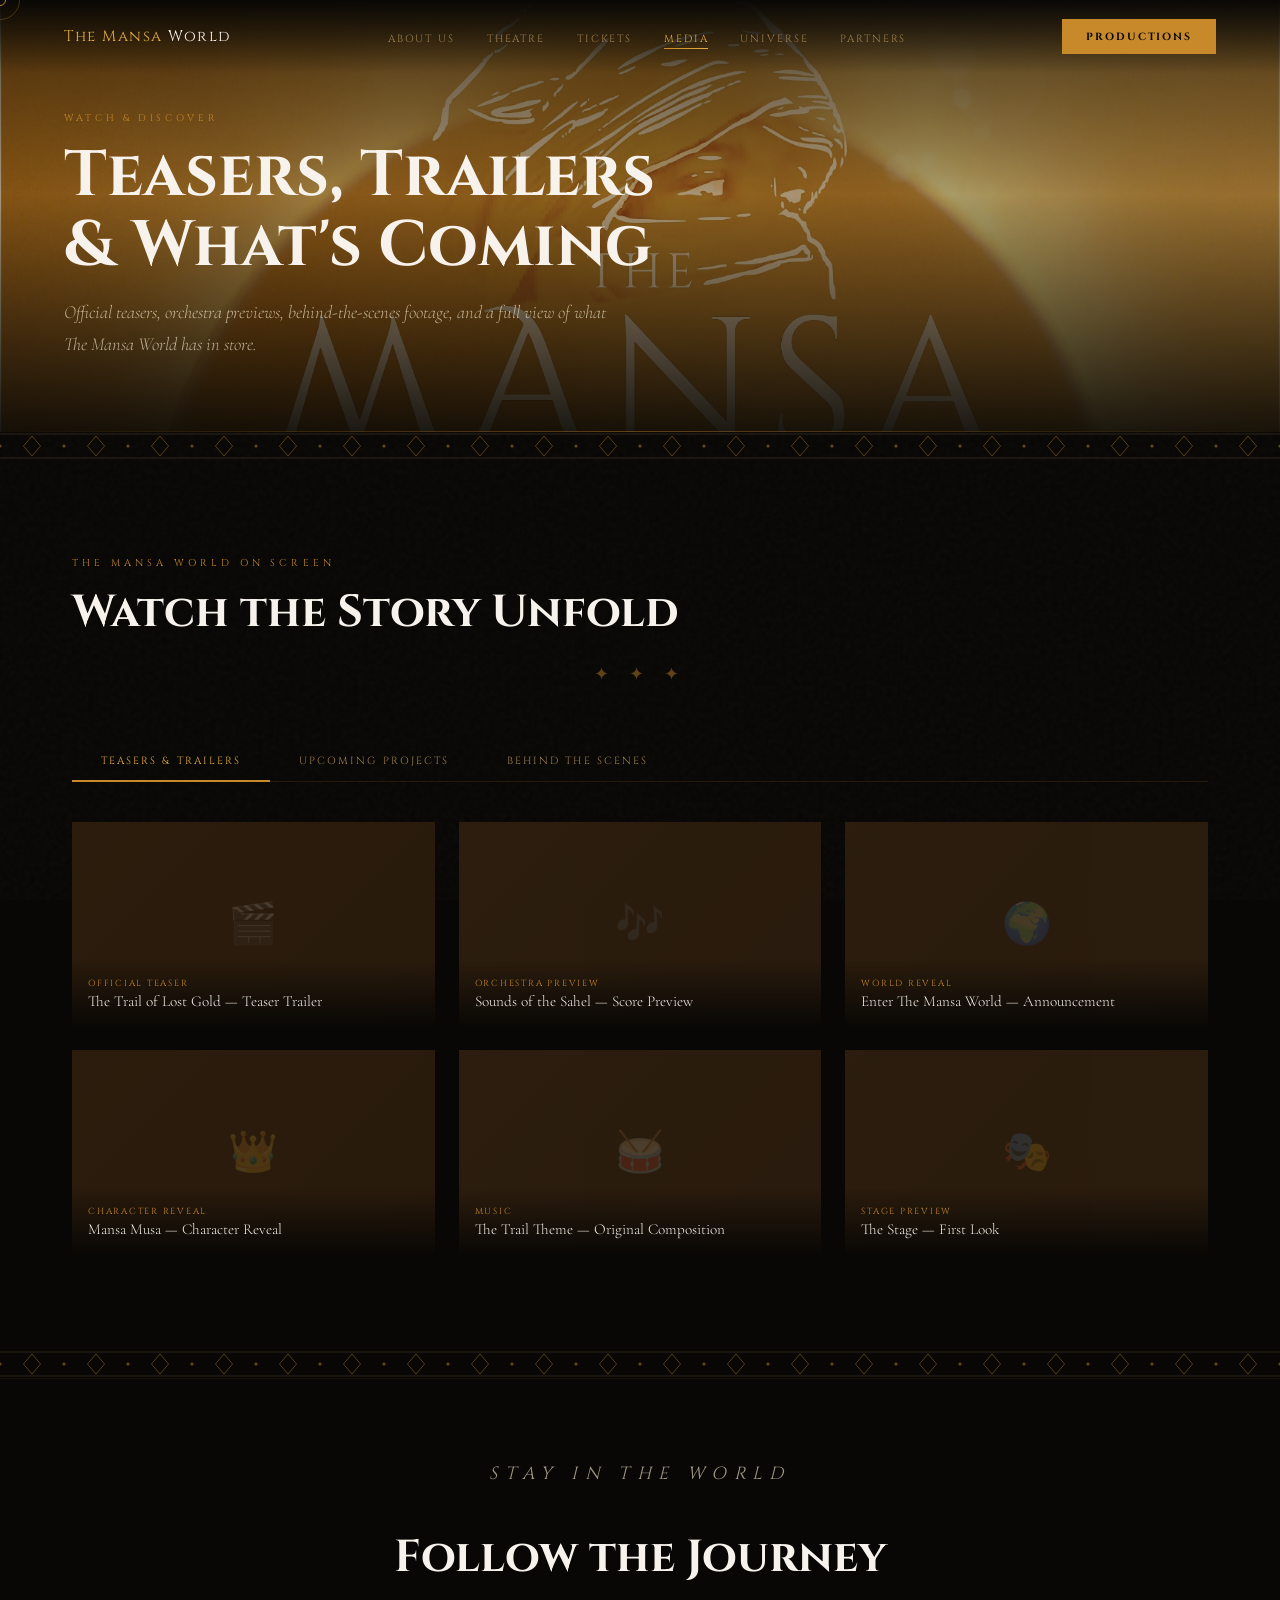
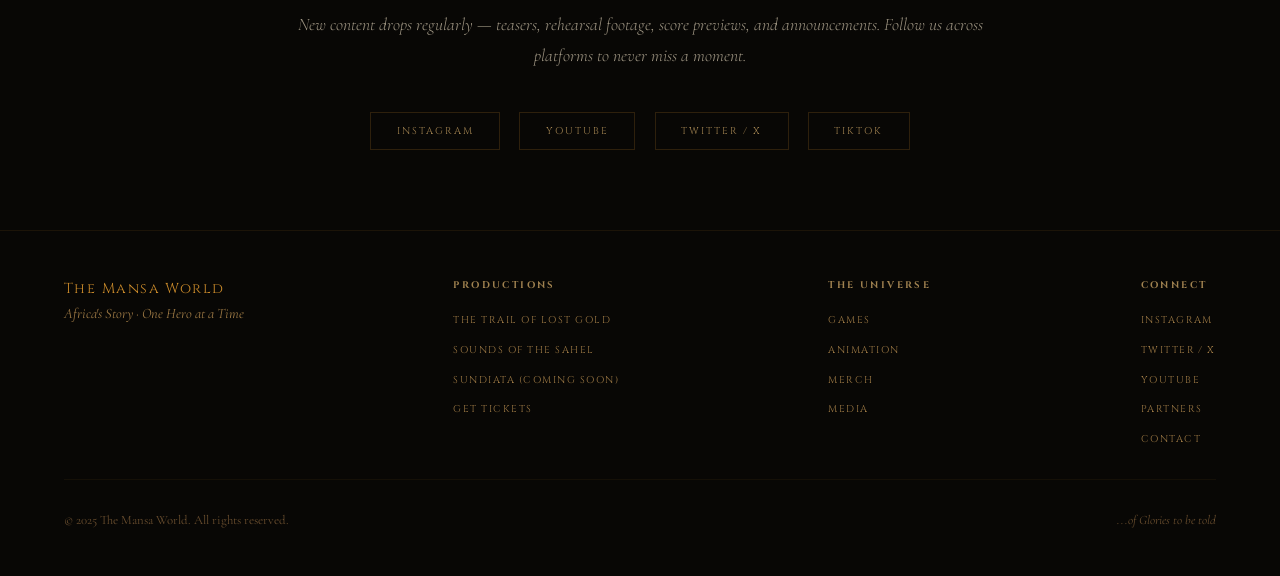
<file: media.html>
<!DOCTYPE html>
<html lang="en">
<head>
  <meta charset="UTF-8" />
  <meta name="viewport" content="width=device-width, initial-scale=1.0"/>
  <title>Media — The Mansa World</title>
  <link rel="preconnect" href="https://fonts.googleapis.com">
  <link rel="preconnect" href="https://fonts.gstatic.com" crossorigin>
  <link href="https://fonts.googleapis.com/css2?family=Cinzel:wght@400;600;700&family=Cormorant+Garamond:ital,wght@0,300;0,400;0,600;1,300;1,400&family=Montserrat:wght@300;400;600;700&family=Cinzel+Decorative:wght@400;700&display=swap" rel="stylesheet">  
  <link rel="stylesheet" href="styles.css">
</head>
<body>

<div class="cursor" id="cursor"></div>
<div class="cursor-trail" id="cursorTrail"></div>

<nav>
  <a href="index.html" class="nav-logo">The Mansa <span>World</span></a>
  <ul class="nav-links">
    <li><a href="about.html">About Us</a></li>
    <li><a href="theatre.html">Theatre</a></li>
    <li><a href="tickets.html">Tickets</a></li>
    <li><a href="media.html" class="active">Media</a></li>
    <li><a href="universe.html">Universe</a></li>
    <li><a href="sponsors.html">Partners</a></li>
  </ul>
  <button type="button" class="nav-cta" onclick="window.location='theatre.html'">Productions</button>
  <button type="button" class="hamburger" id="hamburger" aria-label="Toggle menu"><span></span><span></span><span></span></button>
</nav>

<!-- PAGE BANNER -->
<div class="page-banner">
  <div class="page-banner-content">
    <p class="page-banner-eyebrow">Watch &amp; Discover</p>
    <h1 class="page-title">Teasers, Trailers<br/>&amp; What's Coming</h1>
    <p class="page-subtitle">Official teasers, orchestra previews, behind-the-scenes footage, and a full view of what The Mansa World has in store.</p>
  </div>
</div>

<!-- BAND -->
<div class="sahel-band"><svg viewBox="0 0 1200 28" preserveAspectRatio="none" xmlns="http://www.w3.org/2000/svg"><defs><pattern id="sb1" x="0" y="0" width="60" height="28" patternUnits="userSpaceOnUse"><polygon points="30,4 38,14 30,24 22,14" fill="none" stroke="#C8892A" stroke-width="0.8"/><circle cx="0" cy="14" r="1.5" fill="#C8892A"/><circle cx="60" cy="14" r="1.5" fill="#C8892A"/><line x1="0" y1="2" x2="60" y2="2" stroke="#9E7A45" stroke-width="0.5"/><line x1="0" y1="26" x2="60" y2="26" stroke="#9E7A45" stroke-width="0.5"/></pattern></defs><rect width="1200" height="28" fill="url(#sb1)"/></svg></div>

<!-- MEDIA -->
<section id="media">
  <div class="reveal">
    <p class="section-label">The Mansa World on Screen</p>
    <h2 class="section-title">Watch the Story Unfold</h2>
    <div class="ornament">✦ ✦ ✦</div>
  </div>

  <div class="media-tabs reveal">
    <button type="button" class="media-tab active" onclick="switchTab('teasers',this)">Teasers &amp; Trailers</button>
    <button type="button" class="media-tab" onclick="switchTab('upcoming',this)">Upcoming Projects</button>
    <button type="button" class="media-tab" onclick="switchTab('behind',this)">Behind the Scenes</button>
  </div>

  <div class="media-panel active" id="panel-teasers">
    <div class="media-grid">
      <div class="media-card reveal">
        <div class="media-card-bg">🎬</div>
        <div class="media-play"></div>
        <div class="media-label">
          <div class="media-label-type">Official Teaser</div>
          <div class="media-label-title">The Trail of Lost Gold — Teaser Trailer</div>
        </div>
      </div>
      <div class="media-card reveal">
        <div class="media-card-bg">🎶</div>
        <div class="media-play"></div>
        <div class="media-label">
          <div class="media-label-type">Orchestra Preview</div>
          <div class="media-label-title">Sounds of the Sahel — Score Preview</div>
        </div>
      </div>
      <div class="media-card reveal">
        <div class="media-card-bg">🌍</div>
        <div class="media-play"></div>
        <div class="media-label">
          <div class="media-label-type">World Reveal</div>
          <div class="media-label-title">Enter The Mansa World — Announcement</div>
        </div>
      </div>
      <div class="media-card reveal">
        <div class="media-card-bg">👑</div>
        <div class="media-play"></div>
        <div class="media-label">
          <div class="media-label-type">Character Reveal</div>
          <div class="media-label-title">Mansa Musa — Character Reveal</div>
        </div>
      </div>
      <div class="media-card reveal">
        <div class="media-card-bg">🥁</div>
        <div class="media-play"></div>
        <div class="media-label">
          <div class="media-label-type">Music</div>
          <div class="media-label-title">The Trail Theme — Original Composition</div>
        </div>
      </div>
      <div class="media-card reveal">
        <div class="media-card-bg">🎭</div>
        <div class="media-play"></div>
        <div class="media-label">
          <div class="media-label-type">Stage Preview</div>
          <div class="media-label-title">The Stage — First Look</div>
        </div>
      </div>
    </div>
  </div>

  <div class="media-panel" id="panel-upcoming">
    <div class="upcoming-items">
      <div class="upcoming-item reveal">
        <div class="upcoming-tag">Theatre · 2025</div>
        <div class="upcoming-title">Sundiata: The Lion King of Mali</div>
        <div class="upcoming-desc">The second major theatrical production. The origin story of the Mali Empire, live on stage.</div>
        <div class="upcoming-status">In Development</div>
      </div>
      <div class="upcoming-item reveal">
        <div class="upcoming-tag">Animation · 2025</div>
        <div class="upcoming-title">The Mansa World: Origins</div>
        <div class="upcoming-desc">An animated short series introducing The Mansa World's heroes, beginning with Mansa Musa's earliest days.</div>
        <div class="upcoming-status">In Production</div>
      </div>
      <div class="upcoming-item reveal">
        <div class="upcoming-tag">Game · TBA</div>
        <div class="upcoming-title">Trail of Lost Gold — The Game</div>
        <div class="upcoming-desc">An immersive strategy and adventure game set in Mali's golden age.</div>
        <div class="upcoming-status">Coming Soon</div>
      </div>
      <div class="upcoming-item reveal">
        <div class="upcoming-tag">Orchestra · 2025</div>
        <div class="upcoming-title">Sounds of the Sahel — Full Concert</div>
        <div class="upcoming-desc">A full orchestral evening blending West African tradition with contemporary arrangement.</div>
        <div class="upcoming-status">Pre-Production</div>
      </div>
    </div>
  </div>

  <div class="media-panel" id="panel-behind">
    <div class="media-grid">
      <div class="media-card reveal">
        <div class="media-card-bg">🎨</div>
        <div class="media-play"></div>
        <div class="media-label">
          <div class="media-label-type">Costume Design</div>
          <div class="media-label-title">Building the Wardrobe of an Empire</div>
        </div>
      </div>
      <div class="media-card reveal">
        <div class="media-card-bg">🎼</div>
        <div class="media-play"></div>
        <div class="media-label">
          <div class="media-label-type">Composition</div>
          <div class="media-label-title">Scoring the Sahel — Studio Sessions</div>
        </div>
      </div>
      <div class="media-card reveal">
        <div class="media-card-bg">🏗️</div>
        <div class="media-play"></div>
        <div class="media-label">
          <div class="media-label-type">Set Design</div>
          <div class="media-label-title">Building Timbuktu on Stage</div>
        </div>
      </div>
      <div class="media-card reveal">
        <div class="media-card-bg">💡</div>
        <div class="media-play"></div>
        <div class="media-label">
          <div class="media-label-type">Lighting &amp; Direction</div>
          <div class="media-label-title">Lighting the Empire — Design Sessions</div>
        </div>
      </div>
      <div class="media-card reveal">
        <div class="media-card-bg">🎤</div>
        <div class="media-play"></div>
        <div class="media-label">
          <div class="media-label-type">Cast</div>
          <div class="media-label-title">Meet the Company — Cast Interviews</div>
        </div>
      </div>
      <div class="media-card reveal">
        <div class="media-card-bg">📜</div>
        <div class="media-play"></div>
        <div class="media-label">
          <div class="media-label-type">Writing</div>
          <div class="media-label-title">The Script — From Page to Stage</div>
        </div>
      </div>
    </div>
  </div>
</section>

<!-- BAND -->
<div class="sahel-band"><svg viewBox="0 0 1200 28" preserveAspectRatio="none" xmlns="http://www.w3.org/2000/svg"><defs><pattern id="sb2" x="0" y="0" width="60" height="28" patternUnits="userSpaceOnUse"><polygon points="30,4 38,14 30,24 22,14" fill="none" stroke="#C8892A" stroke-width="0.8"/><circle cx="0" cy="14" r="1.5" fill="#C8892A"/><circle cx="60" cy="14" r="1.5" fill="#C8892A"/><line x1="0" y1="2" x2="60" y2="2" stroke="#9E7A45" stroke-width="0.5"/><line x1="0" y1="26" x2="60" y2="26" stroke="#9E7A45" stroke-width="0.5"/></pattern></defs><rect width="1200" height="28" fill="url(#sb2)"/></svg></div>

<!-- SOCIAL FOLLOW -->
<div class="social-follow">
  <div class="social-follow-inner reveal">
    <p class="section-label">Stay in the World</p>
    <h2 class="section-title">Follow the Journey</h2>
    <p>New content drops regularly — teasers, rehearsal footage, score previews, and announcements. Follow us across platforms to never miss a moment.</p>
    <div class="social-links">
      <a href="https://www.instagram.com/themansaworld1" target="_blank" rel="noopener noreferrer" class="social-link">Instagram</a>
      <a href="https://www.youtube.com/@TheMansaWorld" target="_blank" rel="noopener noreferrer" class="social-link">YouTube</a>
      <a href="https://x.com/TheMansaWorld?s=20" target="_blank" rel="noopener noreferrer" class="social-link">Twitter / X</a>
      <a href="https://www.tiktok.com/@themansaworld_?is_from_webapp=1&sender_device=pc" target="_blank" rel="noopener noreferrer" class="social-link">TikTok</a>
    </div>
  </div>
</div>

<!-- FOOTER -->
<footer>
  <div>
    <div class="footer-brand">The Mansa World</div>
    <div class="footer-tagline">Africa's Story · One Hero at a Time</div>
  </div>
  <div class="footer-col">
    <h4>Productions</h4>
    <ul>
      <li><a href="theatre.html">The Trail of Lost Gold</a></li>
      <li><a href="theatre.html">Sounds of the Sahel</a></li>
      <li><a href="theatre.html">Sundiata (Coming Soon)</a></li>
      <li><a href="tickets.html">Get Tickets</a></li>
    </ul>
  </div>
  <div class="footer-col">
    <h4>The Universe</h4>
    <ul>
      <li><a href="universe.html">Games</a></li>
      <li><a href="universe.html">Animation</a></li>
      <li><a href="merch.html">Merch</a></li>
      <li><a href="media.html">Media</a></li>
    </ul>
  </div>
  <div class="footer-col">
    <h4>Connect</h4>
    <ul>
      <li><a href="https://www.instagram.com/themansaworld1" target="_blank" rel="noopener noreferrer">Instagram</a></li>
      <li><a href="https://x.com/TheMansaWorld?s=20" target="_blank" rel="noopener noreferrer">Twitter / X</a></li>
      <li><a href="https://www.youtube.com/@TheMansaWorld" target="_blank" rel="noopener noreferrer">YouTube</a></li>
      <li><a href="sponsors.html">Partners</a></li>
      <li><a href="mailto:hello@themansaworld.com" target="_blank" rel="noopener noreferrer">Contact</a></li>
  </ul>
  </div>
  <div class="footer-bottom">
    <p>© 2025 The Mansa World. All rights reserved.</p>
    <p class="footer-motto">...of Glories to be told</p>
  </div>
</footer>

<script src="main.js"></script>
<script>
  function switchTab(id,btn){
    document.querySelectorAll('.media-panel').forEach(p=>p.classList.remove('active'));
    document.querySelectorAll('.media-tab').forEach(b=>b.classList.remove('active'));
    document.getElementById('panel-'+id).classList.add('active');
    btn.classList.add('active');
  }
</script>
</body>
</html>
</file>
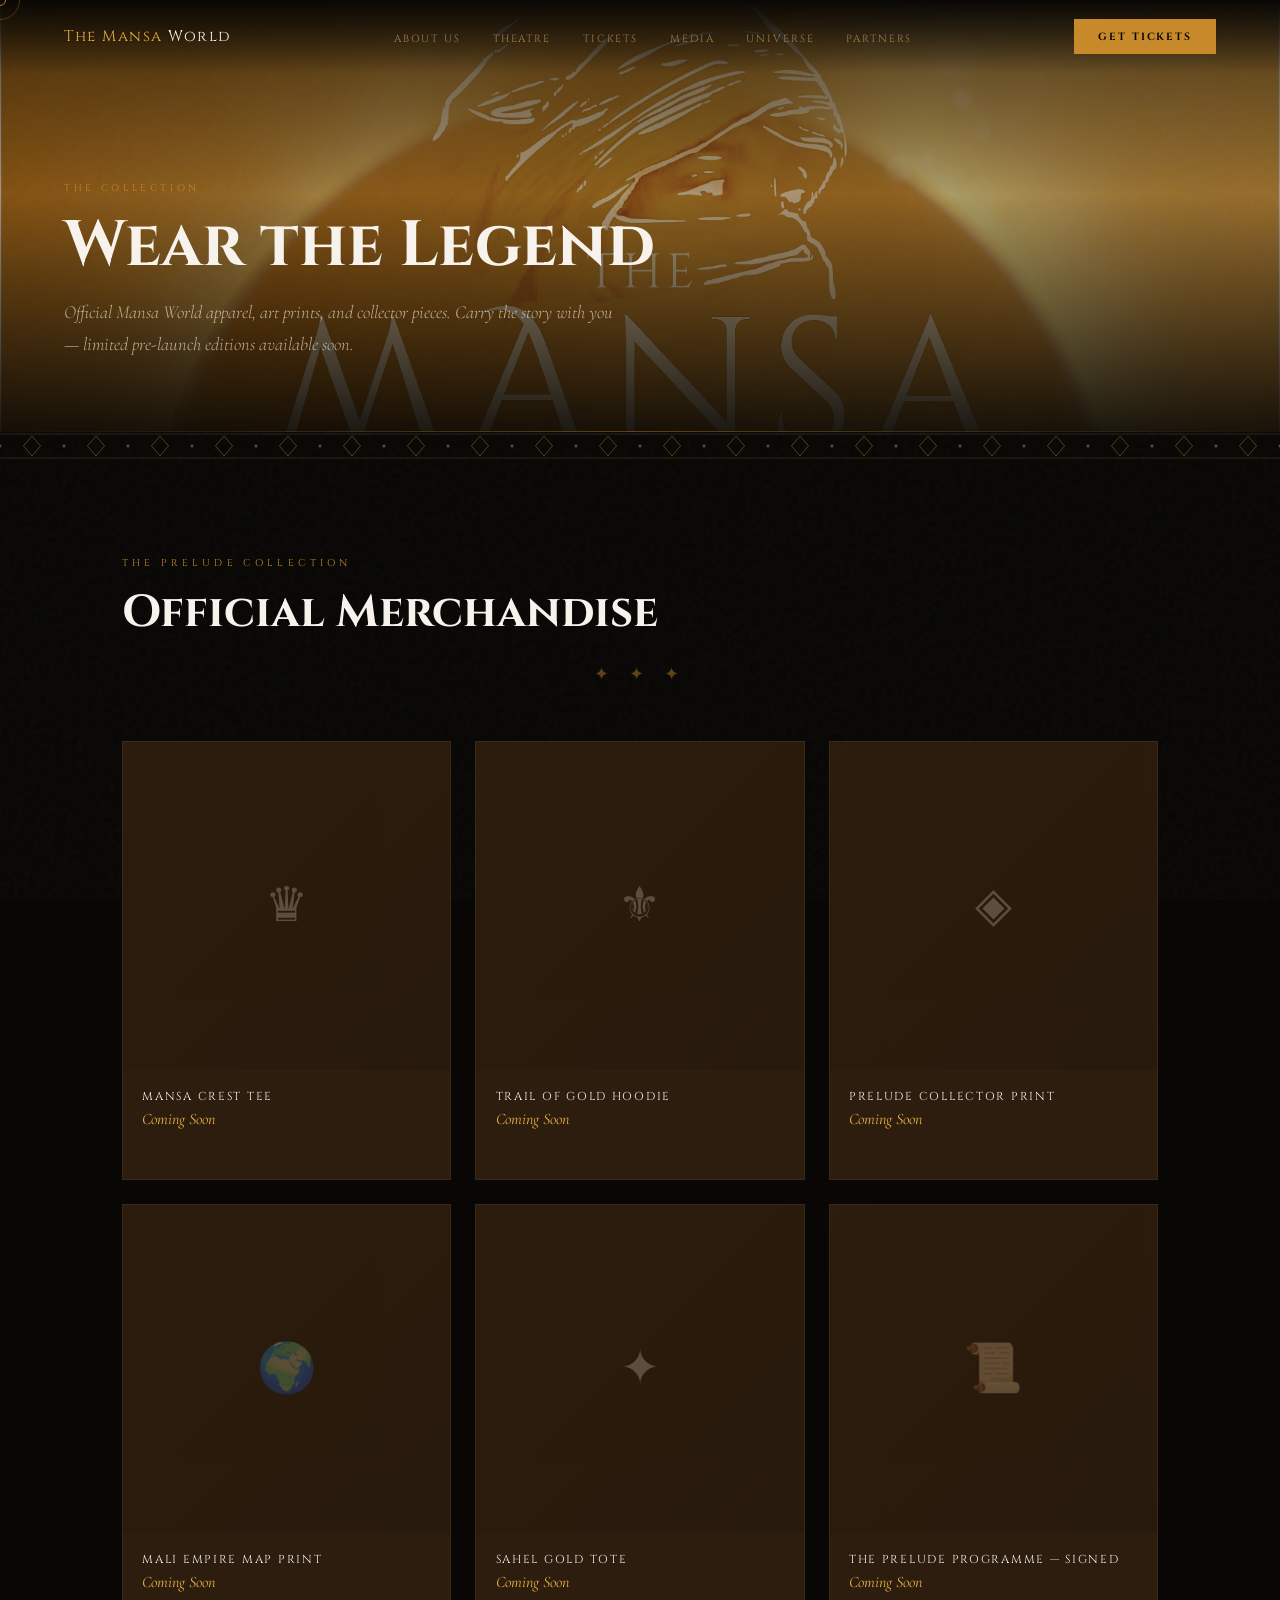
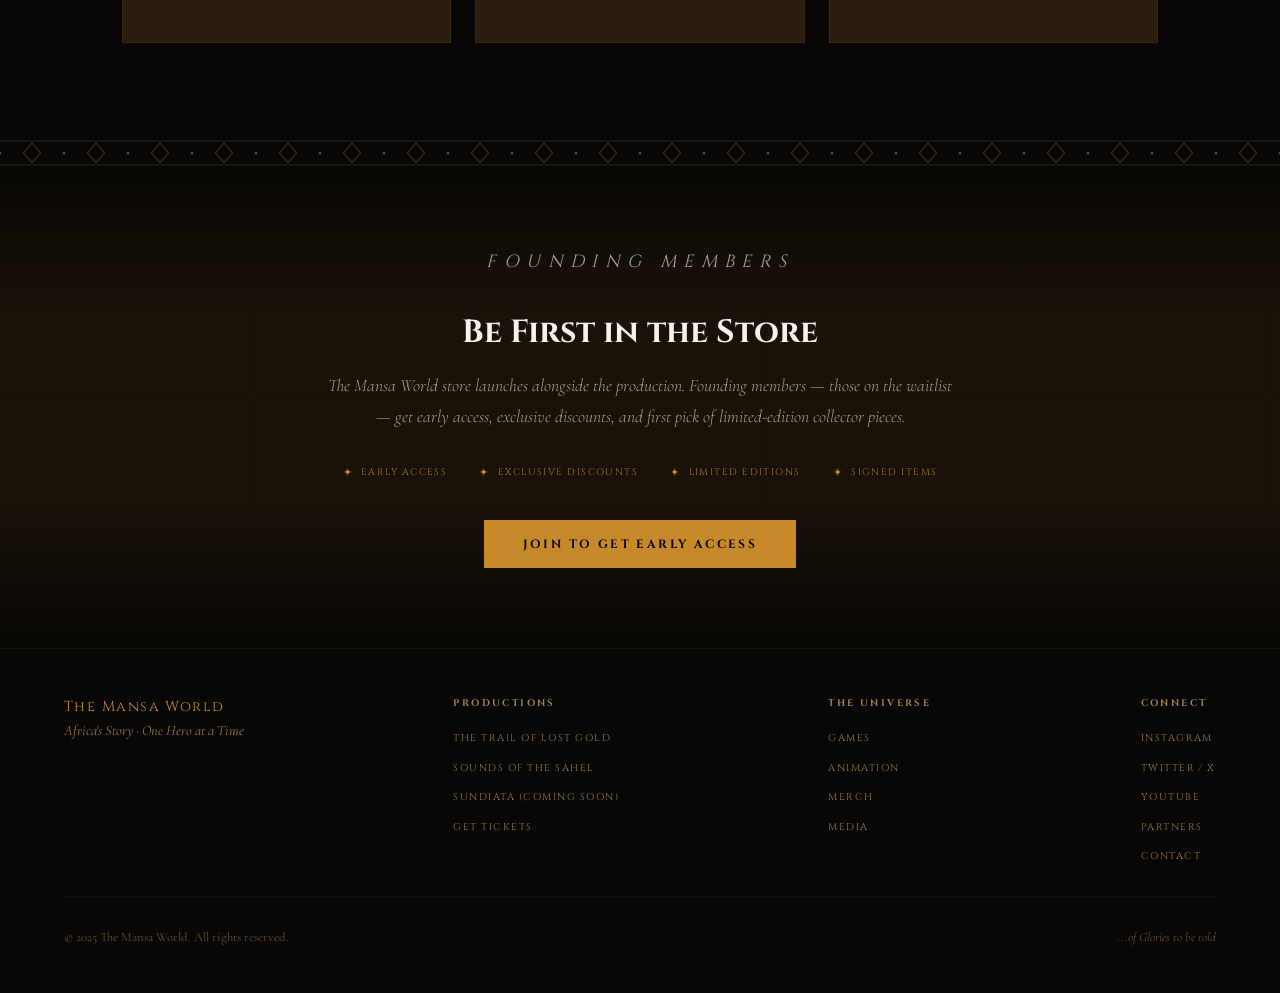
<file: merch.html>
<!DOCTYPE html>
<html lang="en">
<head>
  <meta charset="UTF-8" />
  <meta name="viewport" content="width=device-width, initial-scale=1.0"/>
  <title>Merch — The Mansa World</title>
  <link rel="preconnect" href="https://fonts.googleapis.com">
  <link rel="preconnect" href="https://fonts.gstatic.com" crossorigin>
  <link href="https://fonts.googleapis.com/css2?family=Cinzel:wght@400;600;700&family=Cormorant+Garamond:ital,wght@0,300;0,400;0,600;1,300;1,400&family=Montserrat:wght@300;400;600;700&family=Cinzel+Decorative:wght@400;700&display=swap" rel="stylesheet">  
  <link rel="stylesheet" href="styles.css">
</head>
<body>

<div class="cursor" id="cursor"></div>
<div class="cursor-trail" id="cursorTrail"></div>

<nav>
  <a href="index.html" class="nav-logo">The Mansa <span>World</span></a>
  <ul class="nav-links">
    <li><a href="about.html">About Us</a></li>
    <li><a href="theatre.html">Theatre</a></li>
    <li><a href="tickets.html">Tickets</a></li>
    <li><a href="media.html">Media</a></li>
    <li><a href="universe.html">Universe</a></li>
    <li><a href="sponsors.html">Partners</a></li>
  </ul>
  <button type="button" class="nav-cta" onclick="window.location='tickets.html'">Get Tickets</button>
  <button type="button" class="hamburger" id="hamburger" aria-label="Toggle menu"><span></span><span></span><span></span></button>
</nav>

<!-- PAGE BANNER -->
<div class="page-banner">
  <div class="page-banner-content">
    <p class="page-banner-eyebrow">The Collection</p>
    <h1 class="page-title">Wear the Legend</h1>
    <p class="page-subtitle">Official Mansa World apparel, art prints, and collector pieces. Carry the story with you — limited pre-launch editions available soon.</p>
  </div>
</div>

<!-- BAND -->
<div class="sahel-band"><svg viewBox="0 0 1200 28" preserveAspectRatio="none" xmlns="http://www.w3.org/2000/svg"><defs><pattern id="sb1" x="0" y="0" width="60" height="28" patternUnits="userSpaceOnUse"><polygon points="30,4 38,14 30,24 22,14" fill="none" stroke="#C8892A" stroke-width="0.8"/><circle cx="0" cy="14" r="1.5" fill="#C8892A"/><circle cx="60" cy="14" r="1.5" fill="#C8892A"/><line x1="0" y1="2" x2="60" y2="2" stroke="#9E7A45" stroke-width="0.5"/><line x1="0" y1="26" x2="60" y2="26" stroke="#9E7A45" stroke-width="0.5"/></pattern></defs><rect width="1200" height="28" fill="url(#sb1)"/></svg></div>

<!-- MERCH GRID -->
<section id="merch">
  <div class="reveal">
    <p class="section-label">The Prelude Collection</p>
    <h2 class="section-title">Official Merchandise</h2>
    <div class="ornament">✦ ✦ ✦</div>
  </div>
  <div class="merch-grid">
    <div class="merch-item reveal">
      <div class="merch-img-ph">♛</div>
      <div class="merch-info">
        <div class="merch-name">Mansa Crest Tee</div>
        <div class="merch-price">Coming Soon</div>
      </div>
      <div class="merch-overlay"><span>View Item</span></div>
    </div>
    <div class="merch-item reveal">
      <div class="merch-img-ph">⚜</div>
      <div class="merch-info">
        <div class="merch-name">Trail of Gold Hoodie</div>
        <div class="merch-price">Coming Soon</div>
      </div>
      <div class="merch-overlay"><span>View Item</span></div>
    </div>
    <div class="merch-item reveal">
      <div class="merch-img-ph">◈</div>
      <div class="merch-info">
        <div class="merch-name">Prelude Collector Print</div>
        <div class="merch-price">Coming Soon</div>
      </div>
      <div class="merch-overlay"><span>View Item</span></div>
    </div>
    <div class="merch-item reveal">
      <div class="merch-img-ph">🌍</div>
      <div class="merch-info">
        <div class="merch-name">Mali Empire Map Print</div>
        <div class="merch-price">Coming Soon</div>
      </div>
      <div class="merch-overlay"><span>View Item</span></div>
    </div>
    <div class="merch-item reveal">
      <div class="merch-img-ph">✦</div>
      <div class="merch-info">
        <div class="merch-name">Sahel Gold Tote</div>
        <div class="merch-price">Coming Soon</div>
      </div>
      <div class="merch-overlay"><span>View Item</span></div>
    </div>
    <div class="merch-item reveal">
      <div class="merch-img-ph">📜</div>
      <div class="merch-info">
        <div class="merch-name">The Prelude Programme — Signed</div>
        <div class="merch-price">Coming Soon</div>
      </div>
      <div class="merch-overlay"><span>View Item</span></div>
    </div>
  </div>
</section>

<!-- BAND -->
<div class="sahel-band"><svg viewBox="0 0 1200 28" preserveAspectRatio="none" xmlns="http://www.w3.org/2000/svg"><defs><pattern id="sb2" x="0" y="0" width="60" height="28" patternUnits="userSpaceOnUse"><polygon points="30,4 38,14 30,24 22,14" fill="none" stroke="#C8892A" stroke-width="0.8"/><circle cx="0" cy="14" r="1.5" fill="#C8892A"/><circle cx="60" cy="14" r="1.5" fill="#C8892A"/><line x1="0" y1="2" x2="60" y2="2" stroke="#9E7A45" stroke-width="0.5"/><line x1="0" y1="26" x2="60" y2="26" stroke="#9E7A45" stroke-width="0.5"/></pattern></defs><rect width="1200" height="28" fill="url(#sb2)"/></svg></div>

<!-- PRE-LAUNCH -->
<section class="merch-prelaunch">
  <div class="merch-prelaunch-inner reveal">
    <p class="section-label">Founding Members</p>
    <h3>Be First in the Store</h3>
    <p>The Mansa World store launches alongside the production. Founding members — those on the waitlist — get early access, exclusive discounts, and first pick of limited-edition collector pieces.</p>
    <div class="merch-perks">
      <span class="merch-perk">Early Access</span>
      <span class="merch-perk">Exclusive Discounts</span>
      <span class="merch-perk">Limited Editions</span>
      <span class="merch-perk">Signed Items</span>
    </div>
    <a href="index.html#waitlist" class="btn-primary">Join to Get Early Access</a>
  </div>
</section>

<!-- FOOTER -->
<footer>
  <div>
    <div class="footer-brand">The Mansa World</div>
    <div class="footer-tagline">Africa's Story · One Hero at a Time</div>
  </div>
  <div class="footer-col">
    <h4>Productions</h4>
    <ul>
      <li><a href="theatre.html">The Trail of Lost Gold</a></li>
      <li><a href="theatre.html">Sounds of the Sahel</a></li>
      <li><a href="theatre.html">Sundiata (Coming Soon)</a></li>
      <li><a href="tickets.html">Get Tickets</a></li>
    </ul>
  </div>
  <div class="footer-col">
    <h4>The Universe</h4>
    <ul>
      <li><a href="universe.html">Games</a></li>
      <li><a href="universe.html">Animation</a></li>
      <li><a href="merch.html">Merch</a></li>
      <li><a href="media.html">Media</a></li>
    </ul>
  </div>
  <div class="footer-col">
    <h4>Connect</h4>
    <ul>
      <li><a href="https://www.instagram.com/themansaworld1" target="_blank" rel="noopener noreferrer">Instagram</a></li>
      <li><a href="https://x.com/TheMansaWorld?s=20" target="_blank" rel="noopener noreferrer">Twitter / X</a></li>
      <li><a href="https://www.youtube.com/@TheMansaWorld" target="_blank" rel="noopener noreferrer">YouTube</a></li>
      <li><a href="sponsors.html">Partners</a></li>
      <li><a href="mailto:hello@themansaworld.com" target="_blank" rel="noopener noreferrer">Contact</a></li>
    </ul>
  </div>
  <div class="footer-bottom">
    <p>© 2025 The Mansa World. All rights reserved.</p>
    <p class="footer-motto">...of Glories to be told</p>
  </div>
</footer>

<script src="main.js"></script>
</body>
</html>
</file>
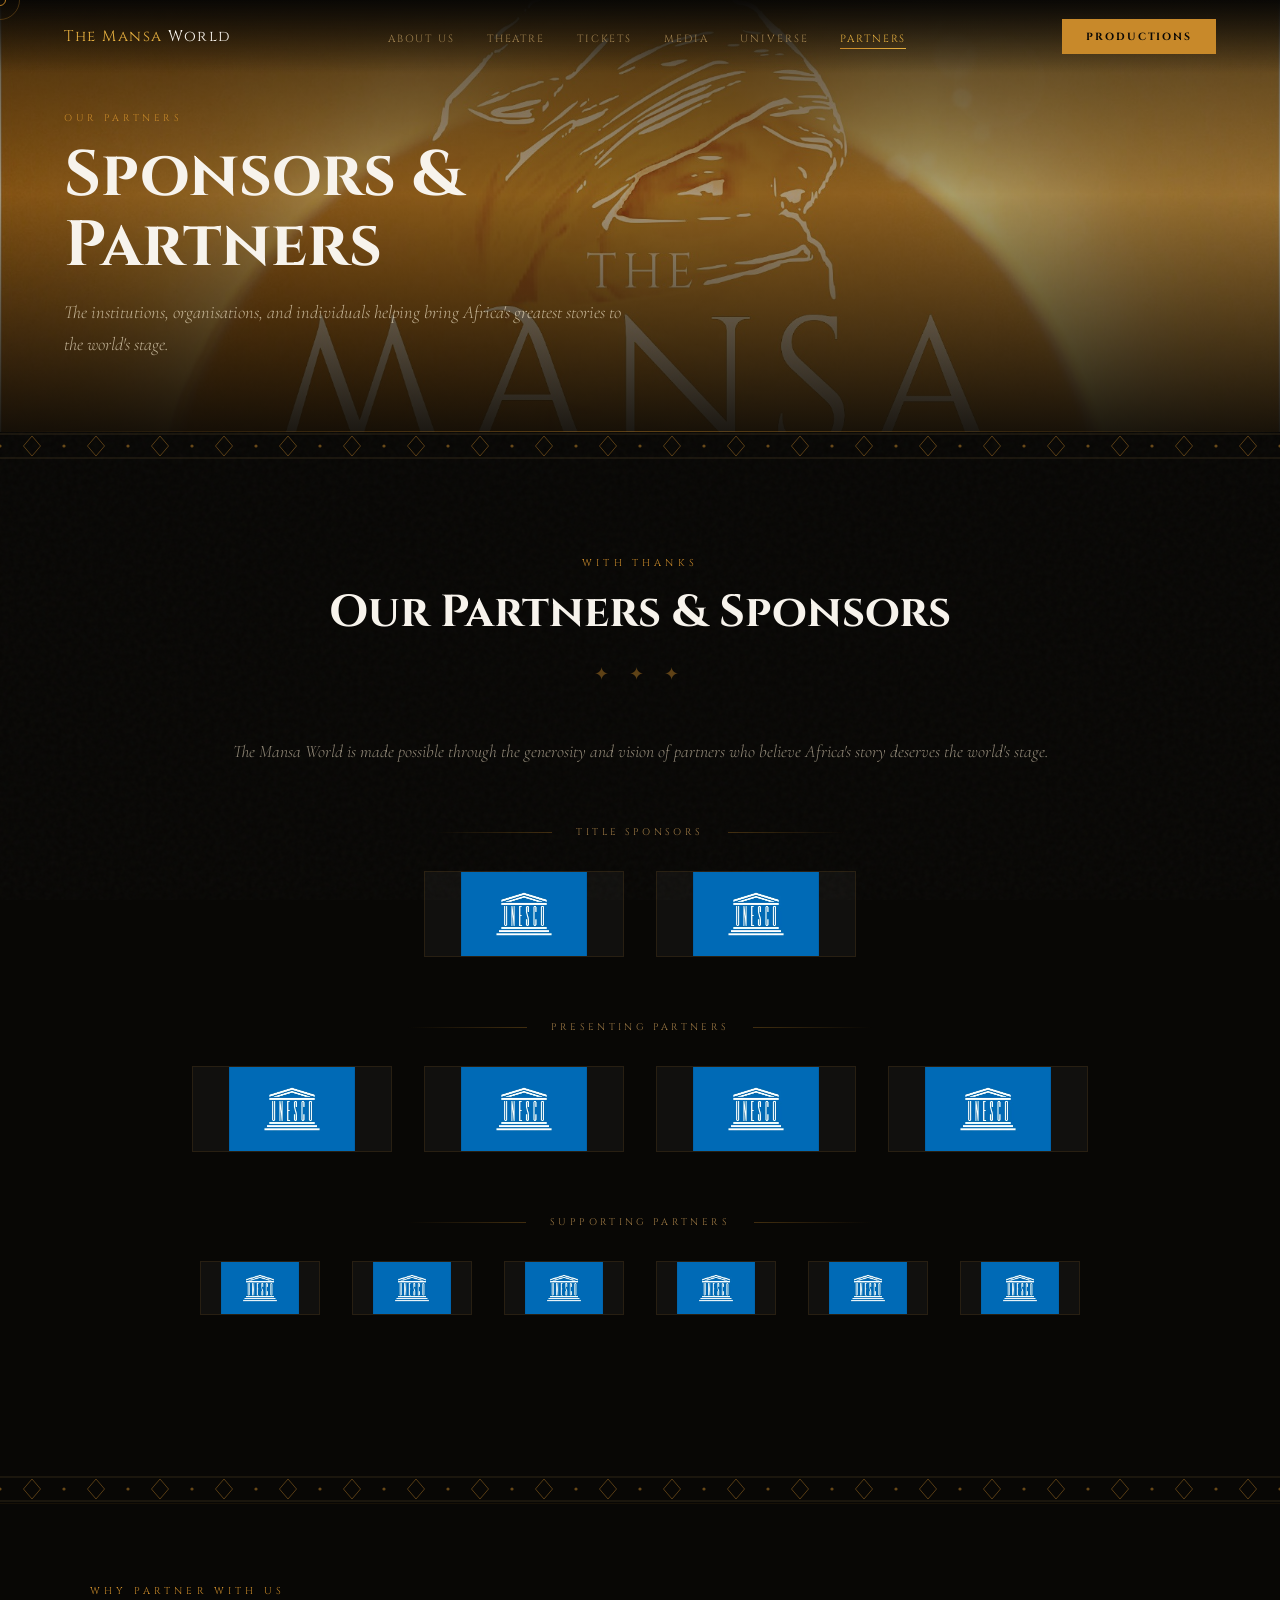
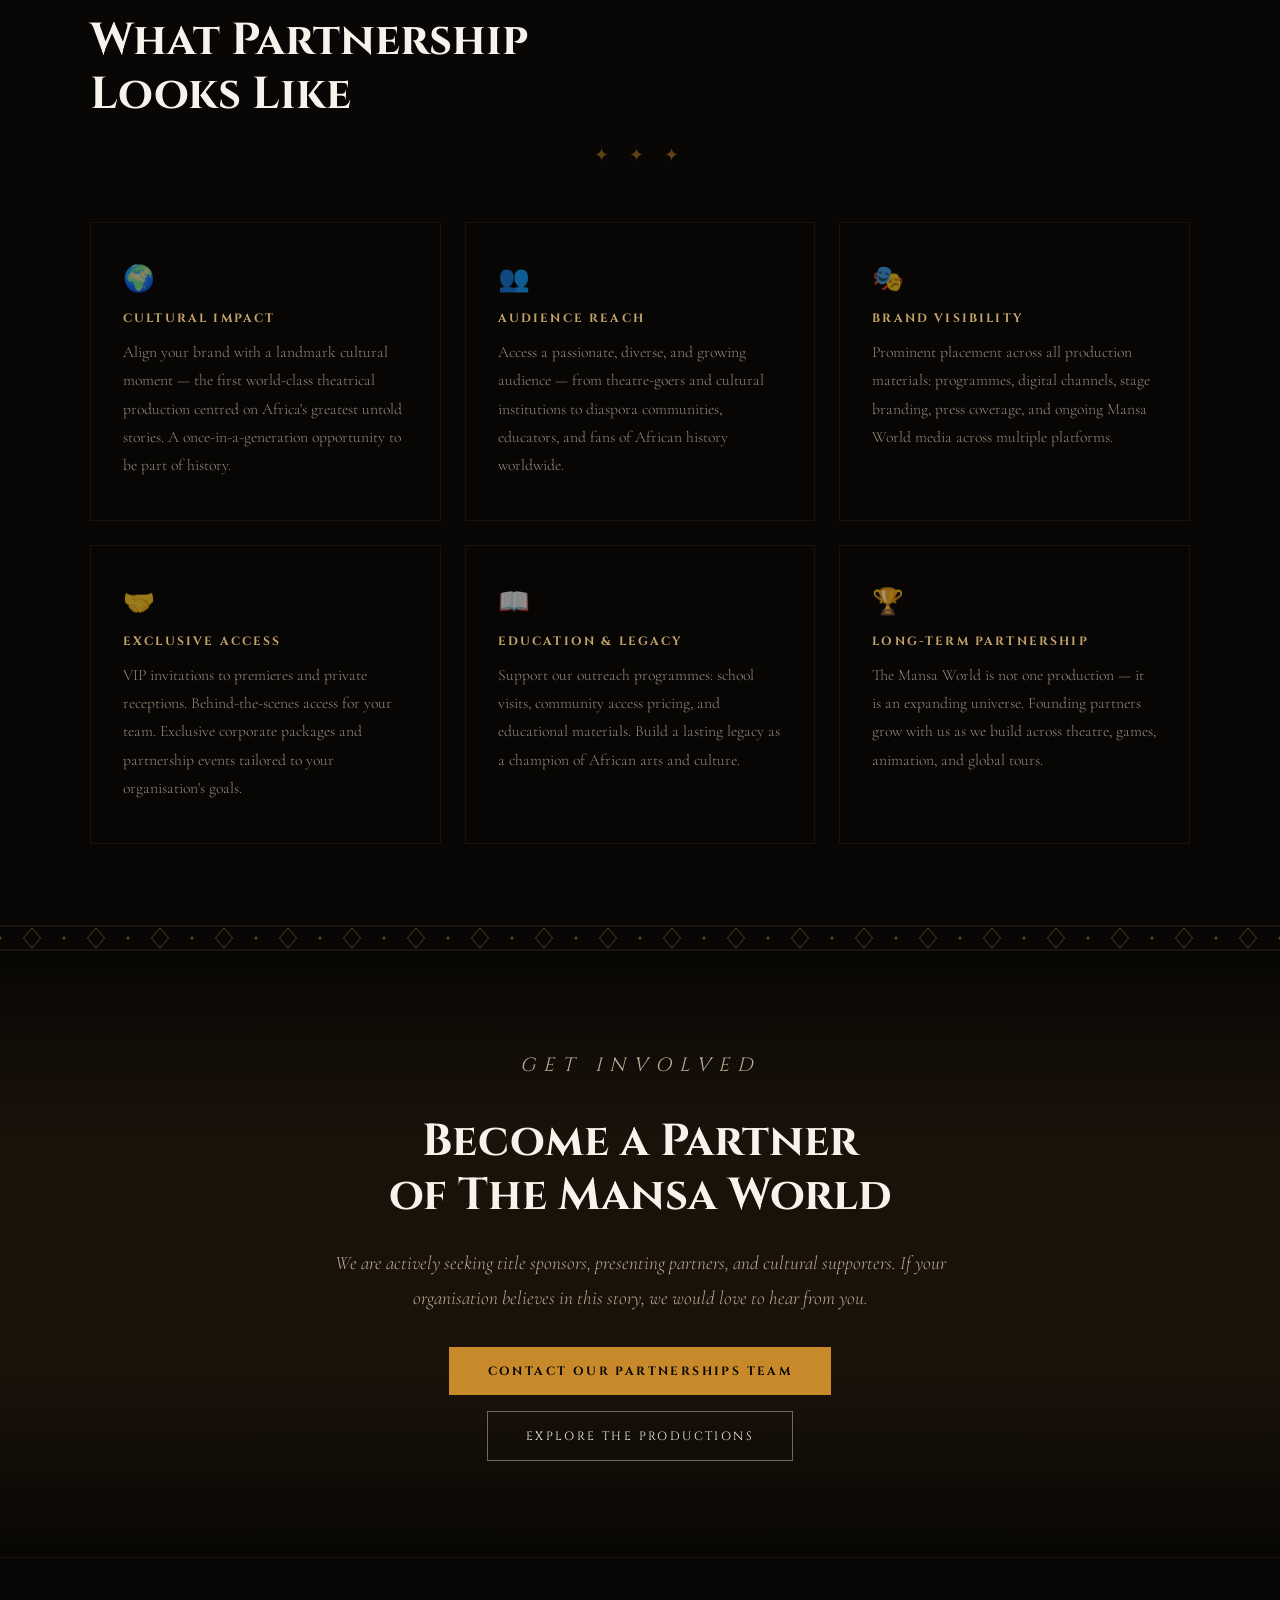
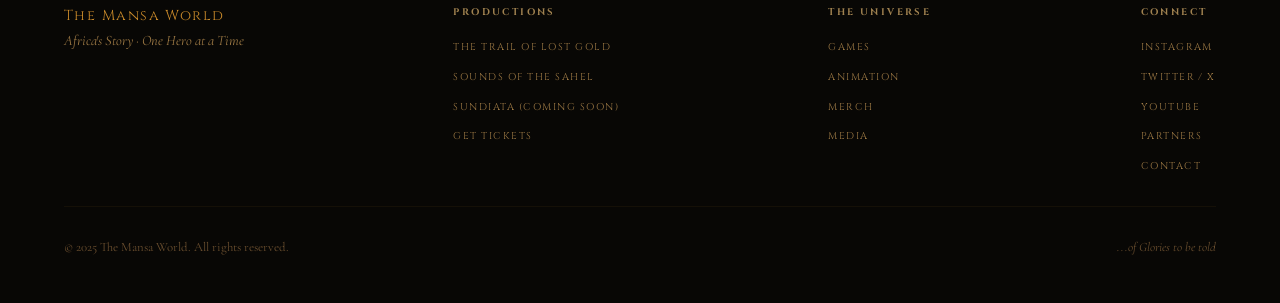
<file: sponsors.html>
<!DOCTYPE html>
<html lang="en">
<head>
  <meta charset="UTF-8" />
  <meta name="viewport" content="width=device-width, initial-scale=1.0"/>
  <title>Partners — The Mansa World</title>
  <link rel="preconnect" href="https://fonts.googleapis.com">
  <link rel="preconnect" href="https://fonts.gstatic.com" crossorigin>
  <link href="https://fonts.googleapis.com/css2?family=Cinzel:wght@400;600;700&family=Cormorant+Garamond:ital,wght@0,300;0,400;0,600;1,300;1,400&family=Montserrat:wght@300;400;600;700&family=Cinzel+Decorative:wght@400;700&display=swap" rel="stylesheet">
  <link rel="stylesheet" href="styles.css">
</head>
<body>

<div class="cursor" id="cursor"></div>
<div class="cursor-trail" id="cursorTrail"></div>

<nav>
  <a href="index.html" class="nav-logo">The Mansa <span>World</span></a>
  <ul class="nav-links">
    <li><a href="about.html">About Us</a></li>
    <li><a href="theatre.html">Theatre</a></li>
    <li><a href="tickets.html">Tickets</a></li>
    <li><a href="media.html">Media</a></li>
    <li><a href="universe.html">Universe</a></li>
    <li><a href="sponsors.html" class="active">Partners</a></li>
  </ul>
  <button type="button" class="nav-cta" onclick="window.location='theatre.html'">Productions</button>
  <button type="button" class="hamburger" id="hamburger" aria-label="Toggle menu"><span></span><span></span><span></span></button>
</nav>

<!-- PAGE BANNER -->
<div class="page-banner">
  <div class="page-banner-content">
    <p class="page-banner-eyebrow">Our Partners</p>
    <h1 class="page-title">Sponsors &amp;<br/>Partners</h1>
    <p class="page-subtitle">The institutions, organisations, and individuals helping bring Africa's greatest stories to the world's stage.</p>
  </div>
</div>

<!-- BAND -->
<div class="sahel-band"><svg viewBox="0 0 1200 28" preserveAspectRatio="none" xmlns="http://www.w3.org/2000/svg"><defs><pattern id="sb1" x="0" y="0" width="60" height="28" patternUnits="userSpaceOnUse"><polygon points="30,4 38,14 30,24 22,14" fill="none" stroke="#C8892A" stroke-width="0.8"/><circle cx="0" cy="14" r="1.5" fill="#C8892A"/><circle cx="60" cy="14" r="1.5" fill="#C8892A"/><line x1="0" y1="2" x2="60" y2="2" stroke="#9E7A45" stroke-width="0.5"/><line x1="0" y1="26" x2="60" y2="26" stroke="#9E7A45" stroke-width="0.5"/></pattern></defs><rect width="1200" height="28" fill="url(#sb1)"/></svg></div>

<!-- SPONSORS TIERS -->
<section id="sponsors">
  <div class="sponsors-inner">
    <div class="reveal">
      <p class="section-label">With Thanks</p>
      <h2 class="section-title">Our Partners &amp; Sponsors</h2>
      <div class="ornament">✦ ✦ ✦</div>
      <p class="sponsors-subtitle">The Mansa World is made possible through the generosity and vision of partners who believe Africa's story deserves the world's stage.</p>
    </div>

    <div class="sponsors-tier reveal">
      <div class="tier-label">Title Sponsors</div>
      <div class="sponsors-row">
        <div class="sponsor-logo large" 
          data-name="UNESCO" 
          data-desc="A formal partnership signed in February 2025 under the General History of Africa initiative, advancing African history through creative platforms globally."
          data-link="https://unesco.org"
          onclick="openSponsorModal(this)">
          <img src="unesco_logo.webp" alt="UNESCO" />
        </div>
        <div class="sponsor-logo large" 
          data-name="UNESCO" 
          data-desc="A formal partnership signed in February 2025 under the General History of Africa initiative, advancing African history through creative platforms globally."
          data-link="https://unesco.org"
          onclick="openSponsorModal(this)">
          <img src="unesco_logo.webp" alt="UNESCO" />
        </div>
      </div>
    </div>

    <div class="sponsors-tier reveal">
      <div class="tier-label">Presenting Partners</div>
      <div class="sponsors-row">
        <div class="sponsor-logo large" 
          data-name="UNESCO" 
          data-desc="A formal partnership signed in February 2025 under the General History of Africa initiative, advancing African history through creative platforms globally."
          data-link="https://unesco.org"
          onclick="openSponsorModal(this)">
          <img src="unesco_logo.webp" alt="UNESCO" />
        </div>

        <div class="sponsor-logo large" 
          data-name="UNESCO" 
          data-desc="A formal partnership signed in February 2025 under the General History of Africa initiative, advancing African history through creative platforms globally."
          data-link="https://unesco.org"
          onclick="openSponsorModal(this)">
          <img src="unesco_logo.webp" alt="UNESCO" />
        </div>

        <div class="sponsor-logo large" 
          data-name="UNESCO" 
          data-desc="A formal partnership signed in February 2025 under the General History of Africa initiative, advancing African history through creative platforms globally."
          data-link="https://unesco.org"
          onclick="openSponsorModal(this)">
          <img src="unesco_logo.webp" alt="UNESCO" />
        </div>

        <div class="sponsor-logo large" 
          data-name="UNESCO" 
          data-desc="A formal partnership signed in February 2025 under the General History of Africa initiative, advancing African history through creative platforms globally."
          data-link="https://unesco.org"
          onclick="openSponsorModal(this)">
          <img src="unesco_logo.webp" alt="UNESCO" />
        </div>
      </div>
    </div>

    <div class="sponsors-tier reveal">
      <div class="tier-label">Supporting Partners</div>
      <div class="sponsors-row">
        <div class="sponsor-logo small" 
          data-name="UNESCO" 
          data-desc="A formal partnership signed in February 2025 under the General History of Africa initiative, advancing African history through creative platforms globally."
          data-link="https://unesco.org"
          onclick="openSponsorModal(this)">
          <img src="unesco_logo.webp" alt="UNESCO" />
        </div>
        <div class="sponsor-logo small" 
          data-name="UNESCO" 
          data-desc="A formal partnership signed in February 2025 under the General History of Africa initiative, advancing African history through creative platforms globally."
          data-link="https://unesco.org"
          onclick="openSponsorModal(this)">
          <img src="unesco_logo.webp" alt="UNESCO" />
        </div>
        <div class="sponsor-logo small" 
          data-name="UNESCO" 
          data-desc="A formal partnership signed in February 2025 under the General History of Africa initiative, advancing African history through creative platforms globally."
          data-link="https://unesco.org"
          onclick="openSponsorModal(this)">
          <img src="unesco_logo.webp" alt="UNESCO" />
        </div>
        <div class="sponsor-logo small" 
          data-name="UNESCO" 
          data-desc="A formal partnership signed in February 2025 under the General History of Africa initiative, advancing African history through creative platforms globally."
          data-link="https://unesco.org"
          onclick="openSponsorModal(this)">
          <img src="unesco_logo.webp" alt="UNESCO" />
        </div>
        <div class="sponsor-logo small" 
          data-name="UNESCO" 
          data-desc="A formal partnership signed in February 2025 under the General History of Africa initiative, advancing African history through creative platforms globally."
          data-link="https://unesco.org"
          onclick="openSponsorModal(this)">
          <img src="unesco_logo.webp" alt="UNESCO" />
        </div>
        <div class="sponsor-logo small" 
          data-name="UNESCO" 
          data-desc="A formal partnership signed in February 2025 under the General History of Africa initiative, advancing African history through creative platforms globally."
          data-link="https://unesco.org"
          onclick="openSponsorModal(this)">
          <img src="unesco_logo.webp" alt="UNESCO" />
        </div>
      </div>
    </div>
  </div>
</section>

<!-- BAND -->
<div class="sahel-band"><svg viewBox="0 0 1200 28" preserveAspectRatio="none" xmlns="http://www.w3.org/2000/svg"><defs><pattern id="sb2" x="0" y="0" width="60" height="28" patternUnits="userSpaceOnUse"><polygon points="30,4 38,14 30,24 22,14" fill="none" stroke="#C8892A" stroke-width="0.8"/><circle cx="0" cy="14" r="1.5" fill="#C8892A"/><circle cx="60" cy="14" r="1.5" fill="#C8892A"/><line x1="0" y1="2" x2="60" y2="2" stroke="#9E7A45" stroke-width="0.5"/><line x1="0" y1="26" x2="60" y2="26" stroke="#9E7A45" stroke-width="0.5"/></pattern></defs><rect width="1200" height="28" fill="url(#sb2)"/></svg></div>

<!-- PARTNERSHIP BENEFITS -->
<section class="partnership-benefits">
  <div class="partnership-benefits-inner">
    <div class="reveal">
      <p class="section-label">Why Partner With Us</p>
      <h2 class="section-title">What Partnership<br/>Looks Like</h2>
      <div class="ornament">✦ ✦ ✦</div>
    </div>
    <div class="benefits-grid">
      <div class="benefit-card reveal">
        <div class="benefit-icon">🌍</div>
        <h3>Cultural Impact</h3>
        <p>Align your brand with a landmark cultural moment — the first world-class theatrical production centred on Africa's greatest untold stories. A once-in-a-generation opportunity to be part of history.</p>
      </div>
      <div class="benefit-card reveal">
        <div class="benefit-icon">👥</div>
        <h3>Audience Reach</h3>
        <p>Access a passionate, diverse, and growing audience — from theatre-goers and cultural institutions to diaspora communities, educators, and fans of African history worldwide.</p>
      </div>
      <div class="benefit-card reveal">
        <div class="benefit-icon">🎭</div>
        <h3>Brand Visibility</h3>
        <p>Prominent placement across all production materials: programmes, digital channels, stage branding, press coverage, and ongoing Mansa World media across multiple platforms.</p>
      </div>
      <div class="benefit-card reveal">
        <div class="benefit-icon">🤝</div>
        <h3>Exclusive Access</h3>
        <p>VIP invitations to premieres and private receptions. Behind-the-scenes access for your team. Exclusive corporate packages and partnership events tailored to your organisation's goals.</p>
      </div>
      <div class="benefit-card reveal">
        <div class="benefit-icon">📖</div>
        <h3>Education &amp; Legacy</h3>
        <p>Support our outreach programmes: school visits, community access pricing, and educational materials. Build a lasting legacy as a champion of African arts and culture.</p>
      </div>
      <div class="benefit-card reveal">
        <div class="benefit-icon">🏆</div>
        <h3>Long-Term Partnership</h3>
        <p>The Mansa World is not one production — it is an expanding universe. Founding partners grow with us as we build across theatre, games, animation, and global tours.</p>
      </div>
    </div>
  </div>
</section>

<!-- BAND -->
<div class="sahel-band"><svg viewBox="0 0 1200 28" preserveAspectRatio="none" xmlns="http://www.w3.org/2000/svg"><defs><pattern id="sb3" x="0" y="0" width="60" height="28" patternUnits="userSpaceOnUse"><polygon points="30,4 38,14 30,24 22,14" fill="none" stroke="#C8892A" stroke-width="0.8"/><circle cx="0" cy="14" r="1.5" fill="#C8892A"/><circle cx="60" cy="14" r="1.5" fill="#C8892A"/><line x1="0" y1="2" x2="60" y2="2" stroke="#9E7A45" stroke-width="0.5"/><line x1="0" y1="26" x2="60" y2="26" stroke="#9E7A45" stroke-width="0.5"/></pattern></defs><rect width="1200" height="28" fill="url(#sb3)"/></svg></div>

<!-- BECOME A PARTNER CTA -->
<section class="section-cta">
  <div class="section-cta-inner reveal">
    <p class="section-label">Get Involved</p>
    <h2 class="section-title">Become a Partner<br/>of The Mansa World</h2>
    <p>We are actively seeking title sponsors, presenting partners, and cultural supporters. If your organisation believes in this story, we would love to hear from you.</p>
    <div class="cta-buttons">
      <a href="mailto:partners@themansaworld.com" class="btn-primary">Contact Our Partnerships Team</a>
      <a href="theatre.html" class="btn-outline">Explore the Productions</a>
    </div>
  </div>
</section>

<!-- FOOTER -->
<footer>
  <div>
    <div class="footer-brand">The Mansa World</div>
    <div class="footer-tagline">Africa's Story · One Hero at a Time</div>
  </div>
  <div class="footer-col">
    <h4>Productions</h4>
    <ul>
      <li><a href="theatre.html">The Trail of Lost Gold</a></li>
      <li><a href="theatre.html">Sounds of the Sahel</a></li>
      <li><a href="theatre.html">Sundiata (Coming Soon)</a></li>
      <li><a href="tickets.html">Get Tickets</a></li>
    </ul>
  </div>
  <div class="footer-col">
    <h4>The Universe</h4>
    <ul>
      <li><a href="universe.html">Games</a></li>
      <li><a href="universe.html">Animation</a></li>
      <li><a href="merch.html">Merch</a></li>
      <li><a href="media.html">Media</a></li>
    </ul>
  </div>
  <div class="footer-col">
    <h4>Connect</h4>
    <ul>
      <li><a href="https://www.instagram.com/themansaworld1/">Instagram</a></li>
      <li><a href="https://x.com/TheMansaWorld?s=20">Twitter / X</a></li>
      <li><a href="https://www.youtube.com/@TheMansaWorld">YouTube</a></li>
      <li><a href="sponsors.html">Partners</a></li>
      <li><a href="mailto:hello@themansaworld.com">Contact</a></li>
    </ul>
  </div>
  <div class="footer-bottom">
    <p>© 2025 The Mansa World. All rights reserved.</p>
    <p class="footer-motto">...of Glories to be told</p>
  </div>
</footer>

<!-- PARTNER POPUP MODAL -->
<div id="sponsorModal" class="sponsor-modal-overlay" onclick="closeSponsorModal(event)">
  <div class="sponsor-modal-box">
    <button class="sponsor-modal-close" onclick="closeSponsorModal()">&times;</button>
    <div class="sponsor-modal-logo" id="modalLogo"></div>
    <h3 class="sponsor-modal-name" id="modalName"></h3>
    <p class="sponsor-modal-desc" id="modalDesc"></p>
    <a class="btn-outline sponsor-modal-link" id="modalLink" href="#" target="_blank">Visit Website</a>
  </div>
</div>


<script src="main.js"></script>
</body>
</html>
</file>
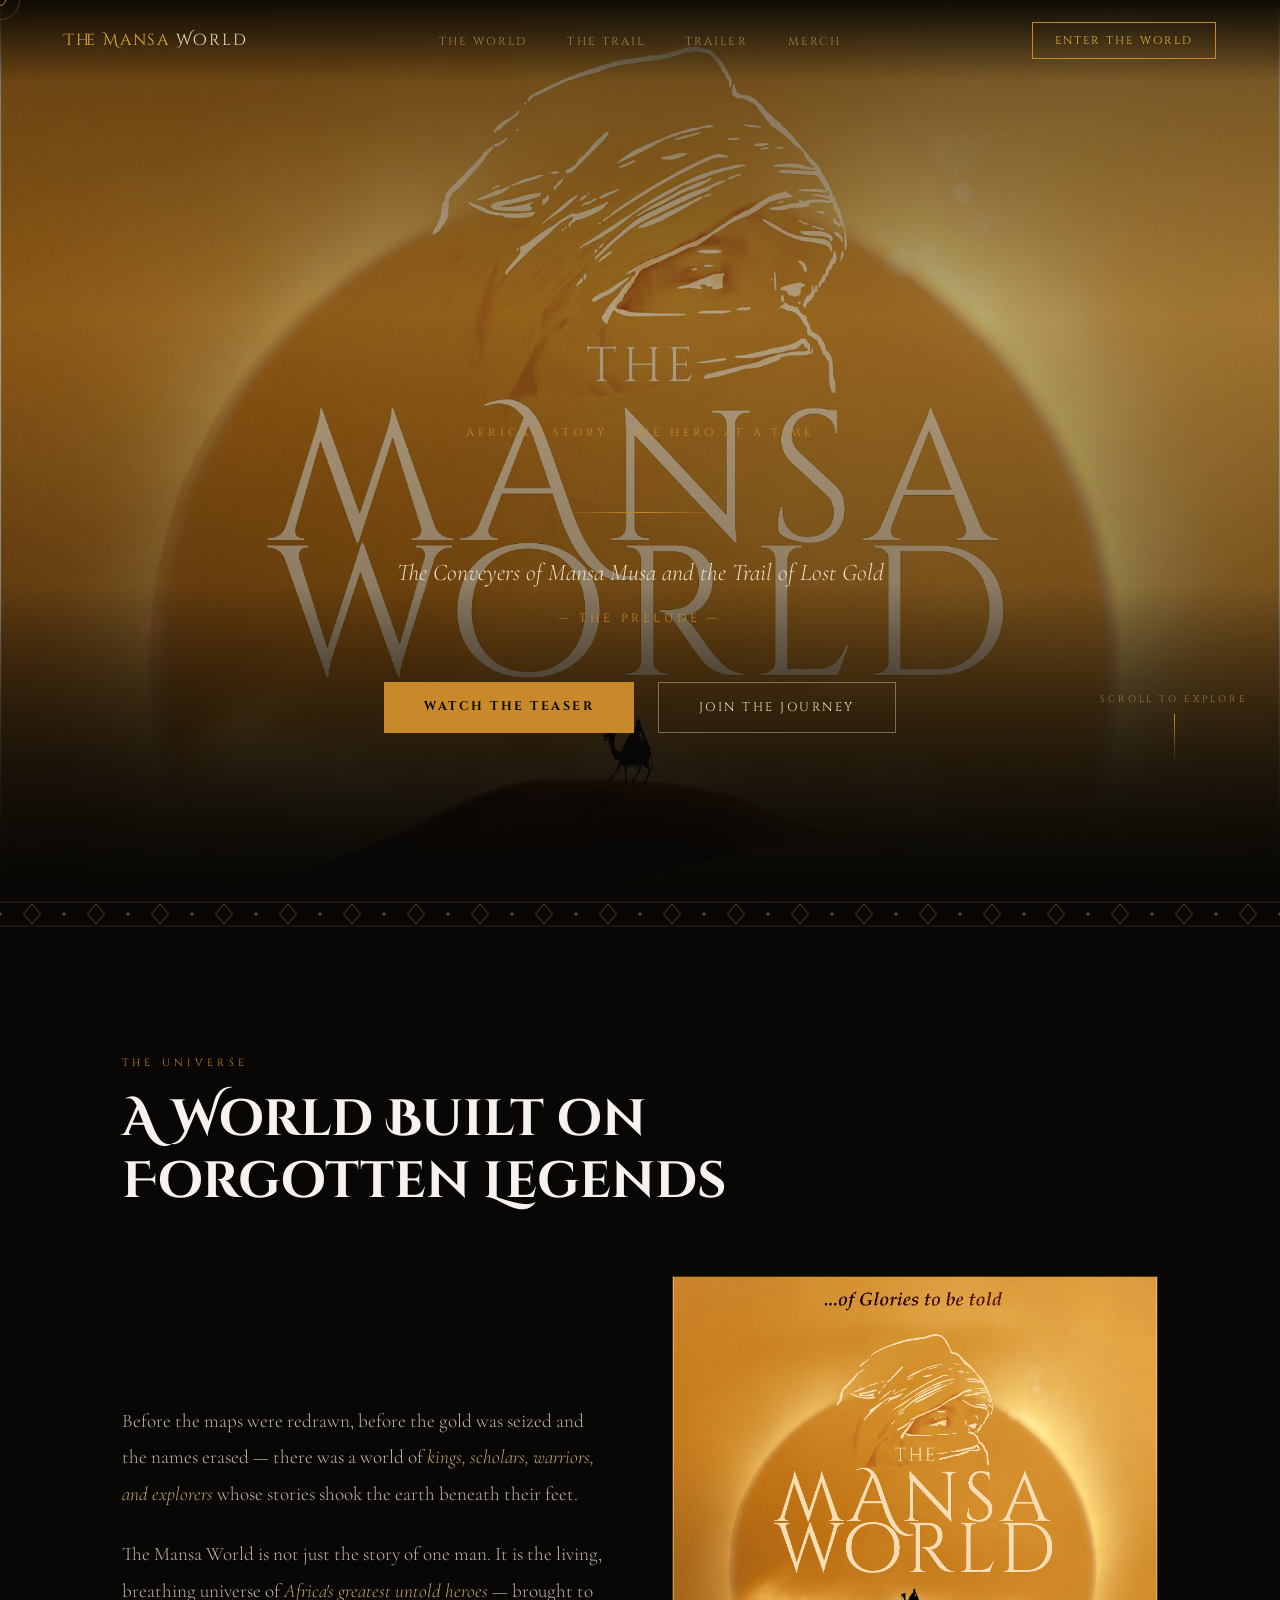
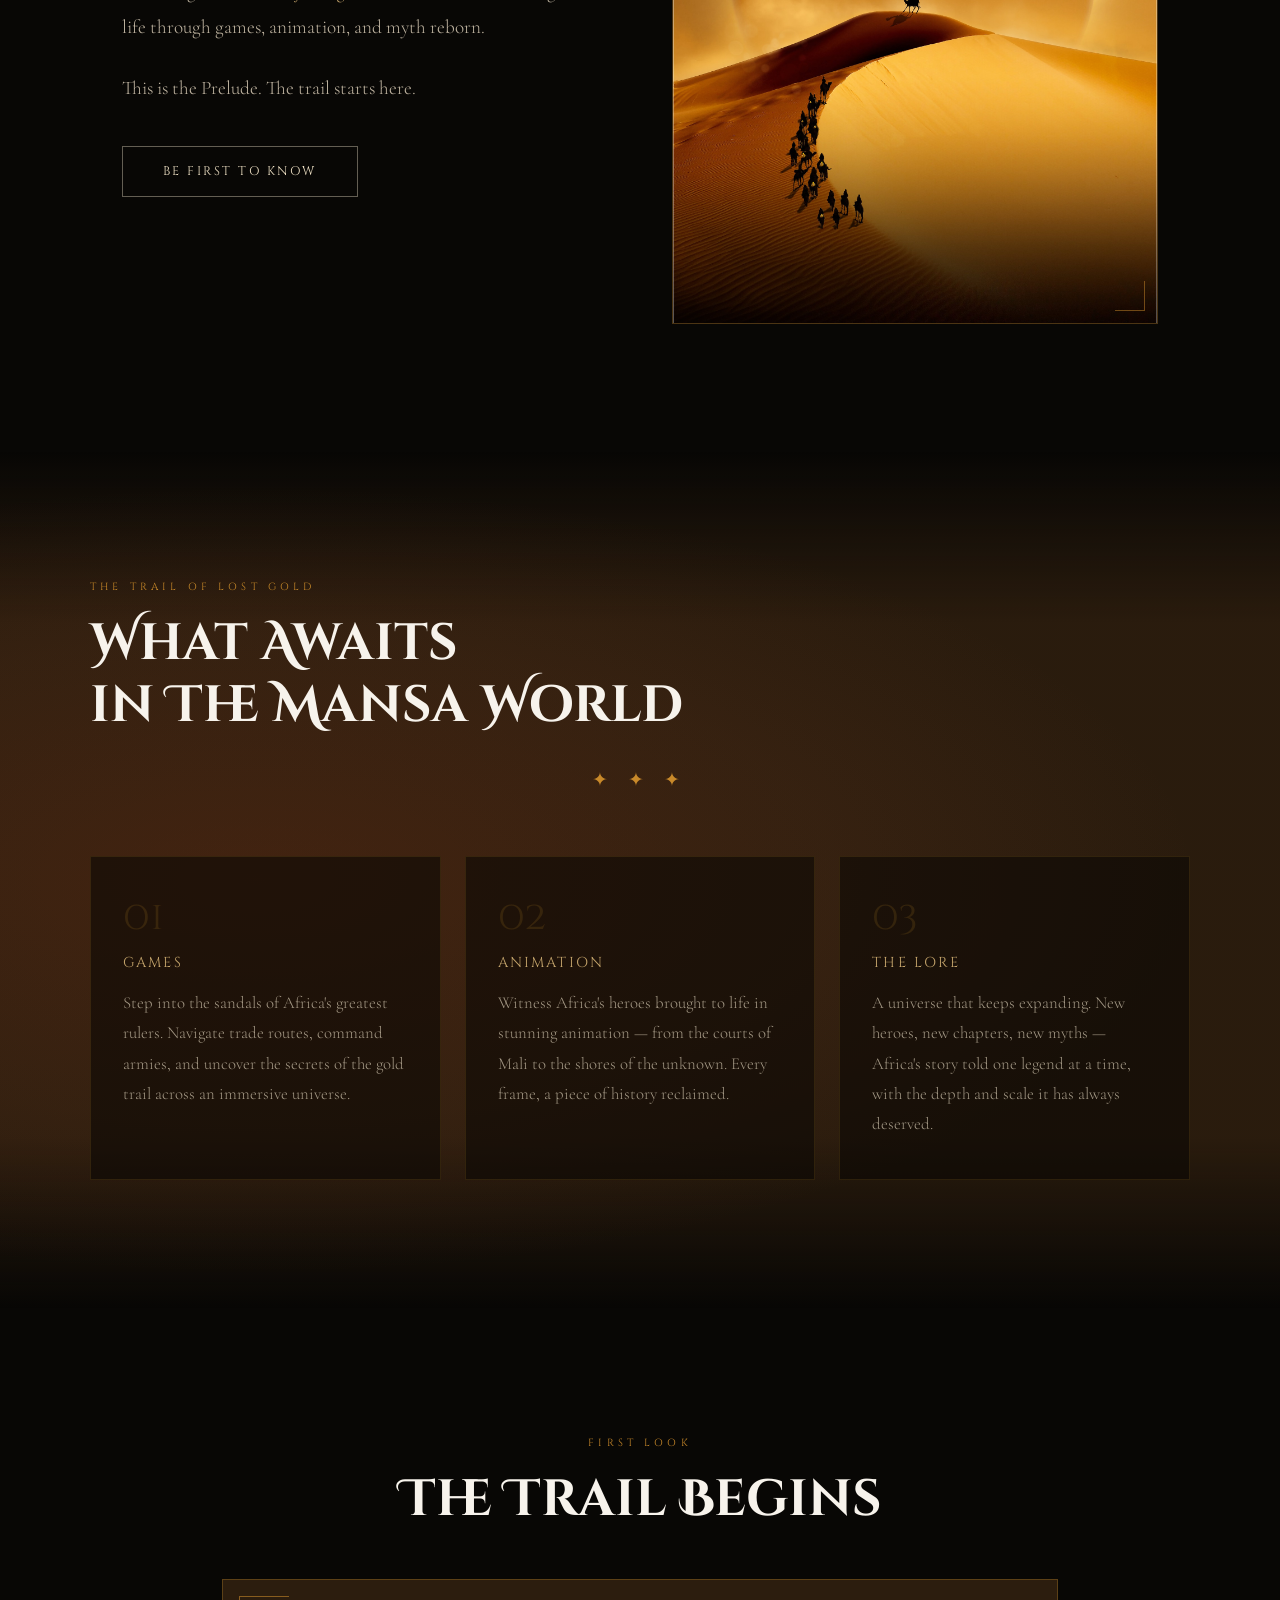
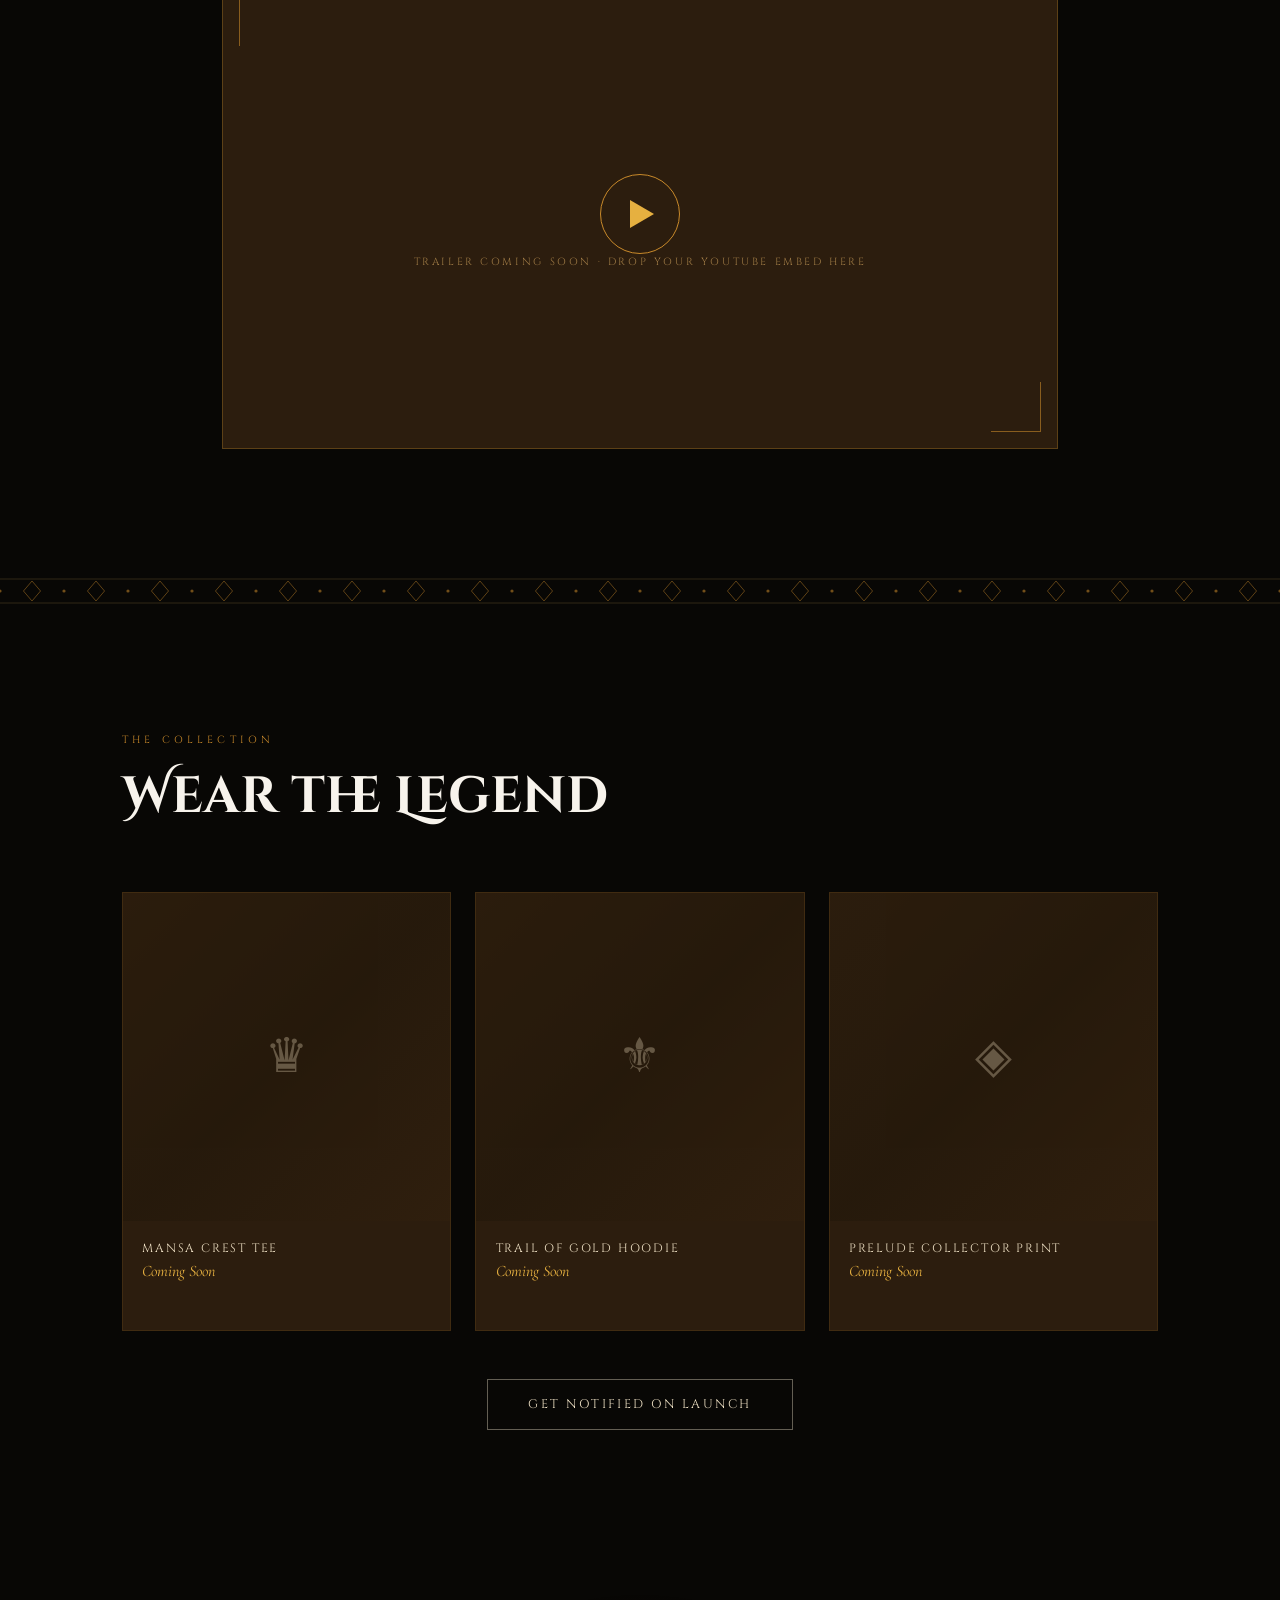
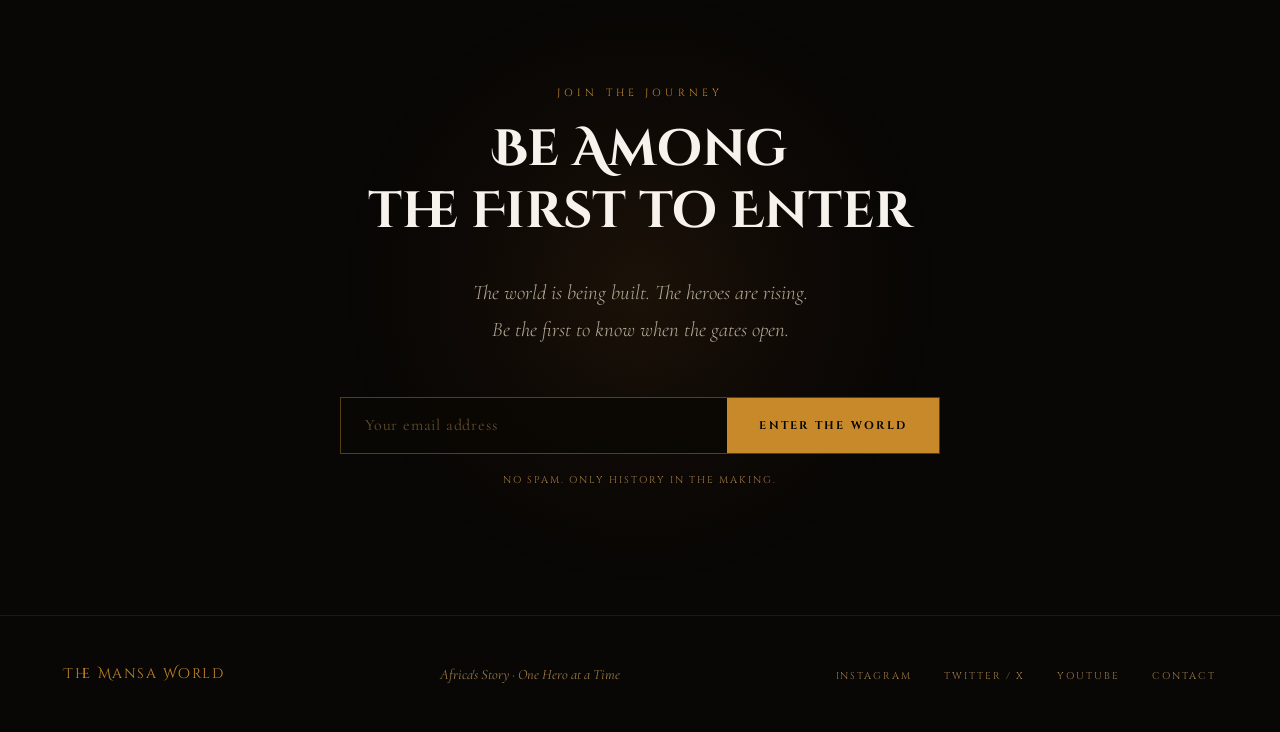
<file: testindex.html>
<!DOCTYPE html>
<html lang="en">
<head>
  <meta charset="UTF-8" />
  <meta name="viewport" content="width=device-width, initial-scale=1.0"/>
  <title>The Mansa World — Africa's Story, One Hero at a Time</title>
  <link rel="preconnect" href="https://fonts.googleapis.com">
  <link rel="preconnect" href="https://fonts.gstatic.com" crossorigin>
  <link href="https://fonts.googleapis.com/css2?family=Cinzel+Decorative:wght@400;700;900&family=Cinzel:wght@400;600;700&family=Cormorant+Garamond:ital,wght@0,300;0,400;0,600;1,300;1,400&display=swap" rel="stylesheet">

  <style>
    :root {
      /* Gold & White */
      --gold: #C8892A;
      --gold-light: #E6B040;
      --gold-pale: #F2D080;
      --white: #F7F3EC;

      /* Black base */
      --obsidian: #080705;
      --deep: #100D08;

      /* Sahel earth tones */
      --earth: #2C1D0E;           /* deep mud-brick brown */
      --terracotta: #A0522D;      /* Mali clay */
      --ochre: #C47A2B;           /* dry savanna ochre */
      --sienna: #8B3A1A;          /* burnt desert horizon */
      --sahel-dust: #6B4F2F;      /* harmattan dust */
      --sage-dry: #7A7A5A;        /* dry savanna grass */
      --sand: #9E7A45;            /* desert sand mid */
      --sand-light: #C4A46B;      /* pale dune */
      --cream: #EEE0C4;           /* warm parchment */
      --muted: #A08250;           /* muted gold-brown */
    }

    *, *::before, *::after { box-sizing: border-box; margin: 0; padding: 0; }

    html { scroll-behavior: smooth; }

    body {
      background: var(--obsidian);
      color: var(--cream);
      font-family: 'Cormorant Garamond', serif;
      overflow-x: hidden;
      cursor: default;
    }

    /* ── NOISE OVERLAY ── */
    body::before {
      content: '';
      position: fixed; inset: 0; z-index: 0;
      background-image: url("data:image/svg+xml,%3Csvg viewBox='0 0 200 200' xmlns='http://www.w3.org/2000/svg'%3E%3Cfilter id='n'%3E%3CfeTurbulence type='fractalNoise' baseFrequency='0.85' numOctaves='4' stitchTiles='stitch'/%3E%3C/filter%3E%3Crect width='100%25' height='100%25' filter='url(%23n)' opacity='1'/%3E%3C/svg%3E");
      opacity: 0.035;
      pointer-events: none;
    }

    /* ── CUSTOM CURSOR ── */
    body { cursor: none; }
    .cursor {
      position: fixed; z-index: 9999;
      width: 12px; height: 12px;
      border: 1.5px solid var(--gold);
      border-radius: 50%;
      pointer-events: none;
      transform: translate(-50%, -50%);
      transition: width 0.2s, height 0.2s, border-color 0.2s;
      mix-blend-mode: difference;
    }
    .cursor-trail {
      position: fixed; z-index: 9998;
      width: 40px; height: 40px;
      border: 1px solid rgba(201,146,42,0.3);
      border-radius: 50%;
      pointer-events: none;
      transform: translate(-50%, -50%);
      transition: all 0.12s ease-out;
    }

    /* ── NAV ── */
    nav {
      position: fixed; top: 0; left: 0; right: 0; z-index: 100;
      display: flex; align-items: center; justify-content: space-between;
      padding: 1.4rem 4rem;
      background: linear-gradient(to bottom, rgba(10,8,4,0.95), transparent);
    }
    .nav-logo {
      font-family: 'Cinzel Decorative', serif;
      font-size: 1rem;
      color: var(--gold-light);
      letter-spacing: 0.12em;
      text-decoration: none;
    }
    .nav-logo span { color: var(--cream); }
    .nav-links { display: flex; gap: 2.5rem; list-style: none; }
    .nav-links a {
      font-family: 'Cinzel', serif;
      font-size: 0.72rem;
      letter-spacing: 0.18em;
      text-transform: uppercase;
      color: var(--muted);
      text-decoration: none;
      transition: color 0.3s;
    }
    .nav-links a:hover { color: var(--gold-light); }
    .nav-cta {
      font-family: 'Cinzel', serif;
      font-size: 0.7rem;
      letter-spacing: 0.18em;
      text-transform: uppercase;
      background: none;
      border: 1px solid var(--gold);
      color: var(--gold-light);
      padding: 0.6rem 1.4rem;
      cursor: none;
      transition: all 0.3s;
    }
    .nav-cta:hover { background: var(--gold); color: var(--obsidian); }

    /* ── HERO ── */
    #hero {
      position: relative;
      min-height: 100vh;
      display: flex; flex-direction: column;
      align-items: center; justify-content: flex-end;
      text-align: center;
      overflow: hidden;
      padding: 8rem 2rem 6rem;
      background-image: url('cover.jpeg');
      background-size: cover;
      background-position: center 20%;
      background-repeat: no-repeat;
    }

    /* Dark overlay so text pops over the image */
    .hero-bg-overlay {
      position: absolute; inset: 0;
      background: linear-gradient(
        to bottom,
        rgba(8,7,5,0.55) 0%,
        rgba(8,7,5,0.3) 35%,
        rgba(8,7,5,0.45) 65%,
        rgba(8,7,5,0.92) 100%
      );
      z-index: 0;
    }

    /* All hero children above overlay */
    #hero > *:not(.hero-bg-overlay):not(#particles) {
      position: relative; z-index: 1;
    }

    /* Subtle bottom glow over image */
    #hero::after {
      content: '';
      position: absolute;
      bottom: 0; left: 0; right: 0;
      height: 35%;
      background: linear-gradient(to top, rgba(8,7,5,1) 0%, transparent 100%);
      pointer-events: none;
      z-index: 0;
    }

    .hero-eyebrow {
      font-family: 'Cinzel', serif;
      font-size: 0.7rem;
      letter-spacing: 0.35em;
      text-transform: uppercase;
      color: var(--gold);
      margin-bottom: 2rem;
      opacity: 0;
      animation: fadeUp 1s 0.3s forwards;
    }

    .hero-title {
      font-family: 'Cinzel Decorative', serif;
      font-size: clamp(3rem, 9vw, 8rem);
      font-weight: 900;
      line-height: 0.95;
      letter-spacing: 0.04em;
      color: var(--gold-light);
      text-shadow: 0 0 80px rgba(201,146,42,0.4), 0 4px 40px rgba(0,0,0,0.8);
      opacity: 0;
      animation: fadeUp 1.1s 0.5s forwards;
      position: relative;
    }

    .hero-title .world {
      display: block;
      color: var(--white);
      font-size: 0.55em;
      letter-spacing: 0.25em;
    }

    .hero-divider {
      width: 160px; height: 1px;
      background: linear-gradient(to right, transparent, var(--gold), transparent);
      margin: 2.5rem auto;
      opacity: 0;
      animation: fadeIn 1s 0.9s forwards;
    }

    .hero-subtitle {
      font-size: clamp(1.1rem, 2.5vw, 1.5rem);
      font-style: italic;
      font-weight: 300;
      color: var(--cream);
      opacity: 0.85;
      max-width: 640px;
      line-height: 1.7;
      opacity: 0;
      animation: fadeUp 1s 1.1s forwards;
    }

    .hero-prelude {
      margin-top: 1rem;
      font-family: 'Cinzel', serif;
      font-size: 0.75rem;
      letter-spacing: 0.3em;
      text-transform: uppercase;
      color: var(--gold);
      opacity: 0;
      animation: fadeUp 1s 1.3s forwards;
    }

    .hero-actions {
      margin-top: 3.5rem;
      display: flex; gap: 1.5rem; flex-wrap: wrap; justify-content: center;
      opacity: 0;
      animation: fadeUp 1s 1.5s forwards;
    }

    .btn-primary {
      font-family: 'Cinzel', serif;
      font-size: 0.78rem;
      letter-spacing: 0.2em;
      text-transform: uppercase;
      background: var(--gold);
      color: var(--obsidian);
      border: none;
      padding: 1rem 2.5rem;
      cursor: none;
      transition: all 0.3s;
      font-weight: 700;
      text-decoration: none;
      display: inline-block;
    }
    .btn-primary:hover { background: var(--gold-light); transform: translateY(-2px); box-shadow: 0 8px 30px rgba(201,146,42,0.4); }

    .btn-outline {
      font-family: 'Cinzel', serif;
      font-size: 0.78rem;
      letter-spacing: 0.2em;
      text-transform: uppercase;
      background: none;
      color: var(--cream);
      border: 1px solid rgba(237,224,200,0.4);
      padding: 1rem 2.5rem;
      cursor: none;
      transition: all 0.3s;
      text-decoration: none;
      display: inline-block;
    }
    .btn-outline:hover { border-color: var(--gold-light); color: var(--gold-light); }

    /* Scroll indicator */
    .scroll-hint {
      position: absolute; bottom: 2.5rem; left: 50%; transform: translateX(-50%);
      display: flex; flex-direction: column; align-items: center; gap: 0.5rem;
      font-family: 'Cinzel', serif;
      font-size: 0.6rem;
      letter-spacing: 0.3em;
      text-transform: uppercase;
      color: var(--sand);
      opacity: 0;
      animation: fadeIn 1s 2.2s forwards;
    }
    .scroll-hint::after {
      content: '';
      display: block;
      width: 1px; height: 50px;
      background: linear-gradient(to bottom, var(--gold), transparent);
      animation: scrollPulse 2s infinite;
    }

    /* ── PARTICLES ── */
    #particles { position: absolute; inset: 0; pointer-events: none; overflow: hidden; }
    .particle {
      position: absolute;
      width: 2px; height: 2px;
      background: var(--gold-pale);
      border-radius: 50%;
      animation: float linear infinite;
      opacity: 0;
    }

    /* ── LORE SECTION ── */
    #lore {
      position: relative; z-index: 1;
      padding: 8rem 2rem;
      max-width: 1100px;
      margin: 0 auto;
    }

    .section-label {
      font-family: 'Cinzel', serif;
      font-size: 0.65rem;
      letter-spacing: 0.4em;
      text-transform: uppercase;
      color: var(--gold);
      margin-bottom: 1.2rem;
    }

    .section-title {
      font-family: 'Cinzel Decorative', serif;
      font-size: clamp(1.8rem, 4vw, 3.2rem);
      color: var(--white);
      line-height: 1.2;
      margin-bottom: 2rem;
    }

    .lore-grid {
      display: grid;
      grid-template-columns: 1fr 1fr;
      gap: 4rem;
      align-items: center;
      margin-top: 4rem;
    }

    .lore-text p {
      font-size: 1.2rem;
      line-height: 1.9;
      color: rgba(237,224,200,0.8);
      margin-bottom: 1.5rem;
      font-weight: 300;
    }

    .lore-text p em { color: var(--sand-light); font-style: italic; }

    .lore-visual {
      position: relative;
      aspect-ratio: 3/4;
      background: var(--earth);
      border: 1px solid rgba(201,146,42,0.2);
      overflow: hidden;
      display: flex; align-items: center; justify-content: center;
    }

    .lore-visual-placeholder {
      display: flex; flex-direction: column; align-items: center; gap: 1rem;
      padding: 2rem; text-align: center;
    }

    .lore-visual-placeholder .icon {
      font-size: 3rem;
      opacity: 0.4;
    }

    .lore-visual-placeholder p {
      font-family: 'Cinzel', serif;
      font-size: 0.65rem;
      letter-spacing: 0.2em;
      color: var(--sand);
      text-transform: uppercase;
    }

    /* Corner accents */
    .lore-visual::before, .lore-visual::after {
      content: '';
      position: absolute;
      width: 30px; height: 30px;
      border-color: var(--gold);
      border-style: solid;
      opacity: 0.5;
    }
    .lore-visual::before { top: 12px; left: 12px; border-width: 1px 0 0 1px; }
    .lore-visual::after { bottom: 12px; right: 12px; border-width: 0 1px 1px 0; }

    /* ── TRAIL SECTION ── */
    #trail {
      position: relative; z-index: 1;
      background: linear-gradient(to bottom, transparent, rgba(44,29,14,0.95) 20%, rgba(44,29,14,0.95) 80%, transparent);
      padding: 8rem 2rem;
      overflow: hidden;
    }

    #trail::before {
      content: '';
      position: absolute; inset: 0;
      background: radial-gradient(ellipse at 20% 50%, rgba(139,58,26,0.25) 0%, rgba(160,82,45,0.1) 40%, transparent 65%);
    }

    .trail-inner { max-width: 1100px; margin: 0 auto; }

    .trail-cards {
      display: grid;
      grid-template-columns: repeat(3, 1fr);
      gap: 1.5rem;
      margin-top: 4rem;
    }

    .trail-card {
      background: rgba(10,8,4,0.6);
      border: 1px solid rgba(201,146,42,0.15);
      padding: 2.5rem 2rem;
      position: relative;
      transition: border-color 0.4s, transform 0.4s;
      overflow: hidden;
    }
    .trail-card:hover { border-color: rgba(201,146,42,0.5); transform: translateY(-4px); }
    .trail-card::before {
      content: '';
      position: absolute; top: 0; left: 0; right: 0;
      height: 1px;
      background: linear-gradient(to right, transparent, var(--gold), transparent);
      opacity: 0;
      transition: opacity 0.4s;
    }
    .trail-card:hover::before { opacity: 1; }

    .card-number {
      font-family: 'Cinzel Decorative', serif;
      font-size: 2.5rem;
      color: rgba(201,146,42,0.15);
      line-height: 1;
      margin-bottom: 1rem;
    }

    .card-title {
      font-family: 'Cinzel', serif;
      font-size: 0.9rem;
      letter-spacing: 0.15em;
      text-transform: uppercase;
      color: var(--sand-light);
      margin-bottom: 1rem;
    }

    .card-text {
      font-size: 1.05rem;
      line-height: 1.8;
      color: rgba(237,224,200,0.65);
      font-weight: 300;
    }

    /* ── TRAILER SECTION ── */
    #trailer {
      position: relative; z-index: 1;
      padding: 8rem 2rem;
      text-align: center;
      max-width: 900px;
      margin: 0 auto;
    }

    .trailer-frame {
      margin-top: 3rem;
      position: relative;
      aspect-ratio: 16/9;
      background: var(--earth);
      border: 1px solid rgba(201,146,42,0.3);
      display: flex; align-items: center; justify-content: center;
      overflow: hidden;
      cursor: none;
    }
    .trailer-frame:hover .play-btn { transform: translate(-50%,-50%) scale(1.1); }

    .trailer-frame::before, .trailer-frame::after {
      content: '';
      position: absolute;
      width: 50px; height: 50px;
      border-color: var(--gold);
      border-style: solid;
      opacity: 0.6;
    }
    .trailer-frame::before { top: 16px; left: 16px; border-width: 1.5px 0 0 1.5px; }
    .trailer-frame::after { bottom: 16px; right: 16px; border-width: 0 1.5px 1.5px 0; }

    .play-btn {
      position: absolute; top: 50%; left: 50%;
      transform: translate(-50%, -50%);
      width: 80px; height: 80px;
      border: 1.5px solid var(--gold);
      border-radius: 50%;
      display: flex; align-items: center; justify-content: center;
      transition: transform 0.3s;
    }
    .play-btn::after {
      content: '';
      width: 0; height: 0;
      border-top: 14px solid transparent;
      border-bottom: 14px solid transparent;
      border-left: 24px solid var(--gold-light);
      margin-left: 4px;
    }

    .trailer-placeholder {
      display: flex; flex-direction: column; align-items: center; gap: 0.8rem;
    }
    .trailer-placeholder p {
      font-family: 'Cinzel', serif;
      font-size: 0.65rem;
      letter-spacing: 0.25em;
      color: var(--sand);
      text-transform: uppercase;
      margin-top: 6rem;
    }

    /* ── MERCH SECTION ── */
    #merch {
      position: relative; z-index: 1;
      padding: 8rem 2rem;
      max-width: 1100px;
      margin: 0 auto;
    }

    .merch-grid {
      display: grid;
      grid-template-columns: repeat(3, 1fr);
      gap: 1.5rem;
      margin-top: 4rem;
    }

    .merch-item {
      position: relative;
      aspect-ratio: 3/4;
      background: var(--earth);
      border: 1px solid rgba(201,146,42,0.12);
      overflow: hidden;
      transition: border-color 0.4s;
      cursor: none;
    }
    .merch-item:hover { border-color: rgba(201,146,42,0.4); }
    .merch-item:hover .merch-overlay { opacity: 1; }
    .merch-item:hover .merch-img-placeholder { transform: scale(1.05); }

    .merch-img-placeholder {
      width: 100%; height: 75%;
      background: linear-gradient(135deg, #2C1D0E 0%, #1A1208 50%, #3A2410 100%);
      display: flex; align-items: center; justify-content: center;
      font-size: 3rem; opacity: 0.3;
      transition: transform 0.6s;
      /* Replace this div with an <img> tag when you have product photos */
    }

    .merch-info {
      padding: 1.2rem;
    }
    .merch-name {
      font-family: 'Cinzel', serif;
      font-size: 0.75rem;
      letter-spacing: 0.15em;
      text-transform: uppercase;
      color: var(--cream);
      margin-bottom: 0.3rem;
    }
    .merch-price {
      font-size: 1rem;
      color: var(--gold-light);
      font-style: italic;
    }

    .merch-overlay {
      position: absolute; inset: 0;
      background: rgba(10,8,4,0.6);
      display: flex; align-items: center; justify-content: center;
      opacity: 0;
      transition: opacity 0.3s;
    }
    .merch-overlay span {
      font-family: 'Cinzel', serif;
      font-size: 0.7rem;
      letter-spacing: 0.25em;
      text-transform: uppercase;
      color: var(--gold-light);
      border: 1px solid var(--gold);
      padding: 0.7rem 1.5rem;
    }

    /* ── WAITLIST SECTION ── */
    #waitlist {
      position: relative; z-index: 1;
      padding: 8rem 2rem;
      text-align: center;
      overflow: hidden;
    }

    #waitlist::before {
      content: '';
      position: absolute; top: 50%; left: 50%;
      transform: translate(-50%, -50%);
      width: 600px; height: 600px;
      background: radial-gradient(circle, rgba(196,122,43,0.1) 0%, rgba(139,58,26,0.05) 40%, transparent 70%);
      pointer-events: none;
    }

    .waitlist-inner { max-width: 600px; margin: 0 auto; position: relative; }

    .waitlist-text {
      font-size: 1.3rem;
      line-height: 1.8;
      color: rgba(237,224,200,0.75);
      font-weight: 300;
      font-style: italic;
      margin-bottom: 3rem;
    }

    .waitlist-form {
      display: flex; gap: 0;
      border: 1px solid rgba(201,146,42,0.4);
    }

    .waitlist-form input {
      flex: 1;
      background: rgba(10,8,4,0.8);
      border: none;
      outline: none;
      padding: 1.1rem 1.5rem;
      font-family: 'Cormorant Garamond', serif;
      font-size: 1rem;
      color: var(--cream);
      letter-spacing: 0.05em;
    }
    .waitlist-form input::placeholder { color: var(--sand); opacity: 0.6; }

    .waitlist-form button {
      background: var(--gold);
      border: none;
      padding: 1.1rem 2rem;
      font-family: 'Cinzel', serif;
      font-size: 0.7rem;
      letter-spacing: 0.2em;
      text-transform: uppercase;
      color: var(--obsidian);
      cursor: none;
      font-weight: 700;
      transition: background 0.3s;
      white-space: nowrap;
    }
    .waitlist-form button:hover { background: var(--gold-light); }

    .waitlist-note {
      margin-top: 1.2rem;
      font-family: 'Cinzel', serif;
      font-size: 0.62rem;
      letter-spacing: 0.2em;
      text-transform: uppercase;
      color: var(--sand);
      opacity: 0.7;
    }

    .success-msg {
      display: none;
      font-family: 'Cinzel', serif;
      font-size: 0.85rem;
      letter-spacing: 0.15em;
      color: var(--gold-light);
      padding: 1.2rem;
      border: 1px solid rgba(201,146,42,0.3);
      margin-top: 1rem;
    }

    /* ── FOOTER ── */
    footer {
      position: relative; z-index: 1;
      border-top: 1px solid rgba(201,146,42,0.12);
      padding: 3rem 4rem;
      display: flex; align-items: center; justify-content: space-between;
      flex-wrap: wrap; gap: 1.5rem;
    }

    .footer-brand {
      font-family: 'Cinzel Decorative', serif;
      font-size: 0.85rem;
      color: var(--gold);
      letter-spacing: 0.12em;
    }

    .footer-tagline {
      font-size: 0.9rem;
      font-style: italic;
      color: var(--sand);
    }

    .footer-links {
      display: flex; gap: 2rem; list-style: none;
    }
    .footer-links a {
      font-family: 'Cinzel', serif;
      font-size: 0.62rem;
      letter-spacing: 0.2em;
      text-transform: uppercase;
      color: var(--sand);
      text-decoration: none;
      transition: color 0.3s;
    }
    .footer-links a:hover { color: var(--gold-light); }

    /* ── ORNAMENT DIVIDER ── */
    .ornament {
      text-align: center;
      margin: 1rem 0 4rem;
      color: var(--gold);
      font-size: 1.2rem;
      letter-spacing: 0.5rem;
      opacity: 0.5;
    }

    /* ── ANIMATIONS ── */
    @keyframes fadeUp {
      from { opacity: 0; transform: translateY(30px); }
      to { opacity: 1; transform: translateY(0); }
    }
    @keyframes fadeIn {
      from { opacity: 0; }
      to { opacity: 1; }
    }
    @keyframes float {
      0% { transform: translateY(100vh) translateX(0); opacity: 0; }
      10% { opacity: 0.6; }
      90% { opacity: 0.6; }
      100% { transform: translateY(-100px) translateX(40px); opacity: 0; }
    }
    @keyframes scrollPulse {
      0%, 100% { opacity: 0.3; }
      50% { opacity: 1; }
    }

    /* ── SAHEL BAND ── */
    .sahel-band {
      position: relative; z-index: 1;
      width: 100%;
      height: 28px;
      overflow: hidden;
      opacity: 0.55;
    }
    .sahel-band svg { width: 100%; height: 100%; }

    /* ── SCROLL REVEAL ── */
    .reveal { opacity: 0; transform: translateY(40px); transition: opacity 0.9s, transform 0.9s; }
    .reveal.visible { opacity: 1; transform: translateY(0); }

    /* ── RESPONSIVE ── */
    @media (max-width: 768px) {
      nav { padding: 1.2rem 1.5rem; }
      .nav-links, .nav-cta { display: none; }
      .lore-grid { grid-template-columns: 1fr; }
      .trail-cards { grid-template-columns: 1fr; }
      .merch-grid { grid-template-columns: repeat(2, 1fr); }
      footer { flex-direction: column; align-items: flex-start; padding: 2rem 1.5rem; }
      .waitlist-form { flex-direction: column; }
    }
  </style>
</head>
<body>

  <div class="cursor" id="cursor"></div>
  <div class="cursor-trail" id="cursorTrail"></div>

  <!-- NAV -->
  <nav>
    <a href="#" class="nav-logo">The Mansa <span>World</span></a>
    <ul class="nav-links">
      <li><a href="#lore">The World</a></li>
      <li><a href="#trail">The Trail</a></li>
      <li><a href="#trailer">Trailer</a></li>
      <li><a href="#merch">Merch</a></li>
    </ul>
    <button class="nav-cta" onclick="document.getElementById('waitlist').scrollIntoView({behavior:'smooth'})">Enter the World</button>
  </nav>

  <!-- HERO -->
  <section id="hero">
    <div class="hero-bg-overlay"></div>

    <!-- PARTICLES -->
    <div id="particles"></div>

    <p class="hero-eyebrow">Africa's Story · One Hero at a Time</p>

    <div class="hero-divider"></div>

    <p class="hero-subtitle">
      The Conveyers of Mansa Musa and the Trail of Lost Gold
    </p>
    <p class="hero-prelude">— The Prelude —</p>

    <div class="hero-actions">
      <a href="#trailer" class="btn-primary">Watch the Teaser</a>
      <a href="#waitlist" class="btn-outline">Join the Journey</a>
    </div>

    <div class="scroll-hint">Scroll to Explore</div>
  </section>

  <!-- SAHEL BAND -->
  <div class="sahel-band">
    <svg viewBox="0 0 1200 28" preserveAspectRatio="none" xmlns="http://www.w3.org/2000/svg">
      <defs>
        <pattern id="sahel" x="0" y="0" width="60" height="28" patternUnits="userSpaceOnUse">
          <!-- Diamond row -->
          <polygon points="30,4 38,14 30,24 22,14" fill="none" stroke="#C8892A" stroke-width="0.8"/>
          <!-- Side dots -->
          <circle cx="0" cy="14" r="1.5" fill="#C8892A"/>
          <circle cx="60" cy="14" r="1.5" fill="#C8892A"/>
          <!-- Top/bottom lines -->
          <line x1="0" y1="2" x2="60" y2="2" stroke="#9E7A45" stroke-width="0.5"/>
          <line x1="0" y1="26" x2="60" y2="26" stroke="#9E7A45" stroke-width="0.5"/>
        </pattern>
      </defs>
      <rect width="1200" height="28" fill="url(#sahel)"/>
    </svg>
  </div>

  <!-- LORE -->
  <section id="lore">
    <div class="reveal">
      <p class="section-label">The Universe</p>
      <h2 class="section-title">A World Built on<br/>Forgotten Legends</h2>
    </div>

    <div class="lore-grid">
      <div class="lore-text reveal">
        <p>
          Before the maps were redrawn, before the gold was seized and the names erased — 
          there was a world of <em>kings, scholars, warriors, and explorers</em> whose stories 
          shook the earth beneath their feet.
        </p>
        <p>
          The Mansa World is not just the story of one man. It is the living, breathing 
          universe of <em>Africa's greatest untold heroes</em> — brought to life through 
          games, animation, and myth reborn.
        </p>
        <p>
          This is the Prelude. The trail starts here.
        </p>
        <a href="#waitlist" class="btn-outline" style="margin-top:1rem;">Be First to Know</a>
      </div>

      <div class="lore-visual reveal">
        <img src="cover.jpeg" alt="The Mansa World — of Glories to be told" style="width:100%;height:100%;object-fit:cover;display:block;">
      </div>
    </div>
  </section>

  <!-- TRAIL -->
  <section id="trail">
    <div class="trail-inner">
      <div class="reveal">
        <p class="section-label">The Trail of Lost Gold</p>
        <h2 class="section-title">What Awaits<br/>in The Mansa World</h2>
      </div>

      <div class="ornament reveal">✦ ✦ ✦</div>

      <div class="trail-cards">
        <div class="trail-card reveal">
          <div class="card-number">01</div>
          <div class="card-title">Games</div>
          <p class="card-text">Step into the sandals of Africa's greatest rulers. Navigate trade routes, command armies, and uncover the secrets of the gold trail across an immersive universe.</p>
        </div>
        <div class="trail-card reveal">
          <div class="card-number">02</div>
          <div class="card-title">Animation</div>
          <p class="card-text">Witness Africa's heroes brought to life in stunning animation — from the courts of Mali to the shores of the unknown. Every frame, a piece of history reclaimed.</p>
        </div>
        <div class="trail-card reveal">
          <div class="card-number">03</div>
          <div class="card-title">The Lore</div>
          <p class="card-text">A universe that keeps expanding. New heroes, new chapters, new myths — Africa's story told one legend at a time, with the depth and scale it has always deserved.</p>
        </div>
      </div>
    </div>
  </section>

  <!-- TRAILER -->
  <section id="trailer">
    <div class="reveal">
      <p class="section-label">First Look</p>
      <h2 class="section-title">The Trail Begins</h2>
    </div>

    <div class="trailer-frame reveal" id="trailerFrame">
      <!-- TO EMBED A YOUTUBE/VIMEO TRAILER:
           Remove the placeholder below and replace with:
           <iframe width="100%" height="100%" src="https://www.youtube.com/embed/YOUR_VIDEO_ID" frameborder="0" allowfullscreen></iframe>
      -->
      <div class="trailer-placeholder">
        <div class="play-btn"></div>
        <p>Trailer coming soon · Drop your YouTube embed here</p>
      </div>
    </div>
  </section>

  <!-- SAHEL BAND 2 -->
  <div class="sahel-band">
    <svg viewBox="0 0 1200 28" preserveAspectRatio="none" xmlns="http://www.w3.org/2000/svg">
      <defs>
        <pattern id="sahel2" x="0" y="0" width="60" height="28" patternUnits="userSpaceOnUse">
          <polygon points="30,4 38,14 30,24 22,14" fill="none" stroke="#C8892A" stroke-width="0.8"/>
          <circle cx="0" cy="14" r="1.5" fill="#C8892A"/>
          <circle cx="60" cy="14" r="1.5" fill="#C8892A"/>
          <line x1="0" y1="2" x2="60" y2="2" stroke="#9E7A45" stroke-width="0.5"/>
          <line x1="0" y1="26" x2="60" y2="26" stroke="#9E7A45" stroke-width="0.5"/>
        </pattern>
      </defs>
      <rect width="1200" height="28" fill="url(#sahel2)"/>
    </svg>
  </div>

  <!-- MERCH -->
  <section id="merch">
    <div class="reveal">
      <p class="section-label">The Collection</p>
      <h2 class="section-title">Wear the Legend</h2>
    </div>

    <div class="merch-grid">
      <!-- MERCH ITEM — Replace .merch-img-placeholder with <img src="..." > -->
      <div class="merch-item reveal">
        <div class="merch-img-placeholder">♛</div>
        <div class="merch-info">
          <div class="merch-name">Mansa Crest Tee</div>
          <div class="merch-price">Coming Soon</div>
        </div>
        <div class="merch-overlay"><span>View Item</span></div>
      </div>

      <div class="merch-item reveal">
        <div class="merch-img-placeholder">⚜</div>
        <div class="merch-info">
          <div class="merch-name">Trail of Gold Hoodie</div>
          <div class="merch-price">Coming Soon</div>
        </div>
        <div class="merch-overlay"><span>View Item</span></div>
      </div>

      <div class="merch-item reveal">
        <div class="merch-img-placeholder">◈</div>
        <div class="merch-info">
          <div class="merch-name">Prelude Collector Print</div>
          <div class="merch-price">Coming Soon</div>
        </div>
        <div class="merch-overlay"><span>View Item</span></div>
      </div>
    </div>

    <div style="text-align:center; margin-top:3rem;" class="reveal">
      <a href="#waitlist" class="btn-outline">Get Notified on Launch</a>
    </div>
  </section>

  <!-- WAITLIST -->
  <section id="waitlist">
    <div class="waitlist-inner">
      <div class="reveal">
        <p class="section-label">Join the Journey</p>
        <h2 class="section-title">Be Among<br/>the First to Enter</h2>
      </div>

      <p class="waitlist-text reveal">
        The world is being built. The heroes are rising.<br/>
        Be the first to know when the gates open.
      </p>

      <div class="waitlist-form reveal">
        <input type="email" id="emailInput" placeholder="Your email address" />
        <button onclick="handleSignup()">Enter the World</button>
      </div>
      <p class="waitlist-note reveal">No spam. Only history in the making.</p>
      <div class="success-msg" id="successMsg">⚜ &nbsp; You're on the list. The trail awaits.</div>
    </div>
  </section>

  <!-- FOOTER -->
  <footer>
    <div class="footer-brand">The Mansa World</div>
    <div class="footer-tagline">Africa's Story · One Hero at a Time</div>
    <ul class="footer-links">
      <li><a href="#">Instagram</a></li>
      <li><a href="#">Twitter / X</a></li>
      <li><a href="#">YouTube</a></li>
      <li><a href="#">Contact</a></li>
    </ul>
  </footer>

  <script>
    // ── CURSOR ──
    const cursor = document.getElementById('cursor');
    const trail = document.getElementById('cursorTrail');
    let tx = 0, ty = 0, mx = 0, my = 0;

    document.addEventListener('mousemove', e => {
      mx = e.clientX; my = e.clientY;
      cursor.style.left = mx + 'px';
      cursor.style.top = my + 'px';
    });

    function animateTrail() {
      tx += (mx - tx) * 0.12;
      ty += (my - ty) * 0.12;
      trail.style.left = tx + 'px';
      trail.style.top = ty + 'px';
      requestAnimationFrame(animateTrail);
    }
    animateTrail();

    // ── PARTICLES ──
    const pContainer = document.getElementById('particles');
    for (let i = 0; i < 40; i++) {
      const p = document.createElement('div');
      p.className = 'particle';
      p.style.left = Math.random() * 100 + 'vw';
      p.style.animationDuration = (8 + Math.random() * 20) + 's';
      p.style.animationDelay = (Math.random() * 20) + 's';
      p.style.width = p.style.height = (1 + Math.random() * 2) + 'px';
      p.style.opacity = Math.random() * 0.6;
      pContainer.appendChild(p);
    }

    // ── SCROLL REVEAL ──
    const revealEls = document.querySelectorAll('.reveal');
    const observer = new IntersectionObserver((entries) => {
      entries.forEach((entry, i) => {
        if (entry.isIntersecting) {
          setTimeout(() => entry.target.classList.add('visible'), i * 80);
        }
      });
    }, { threshold: 0.12 });
    revealEls.forEach(el => observer.observe(el));

    // ── WAITLIST ──
    function handleSignup() {
      const input = document.getElementById('emailInput');
      const msg = document.getElementById('successMsg');
      if (!input.value || !input.value.includes('@')) {
        input.style.borderBottom = '1px solid #C9922A';
        input.focus();
        return;
      }
      // TODO: Connect to your email service (Mailchimp, ConvertKit, etc.)
      // For now, just show success state
      input.parentElement.style.display = 'none';
      msg.style.display = 'block';
    }

    // Allow Enter key on email input
    document.getElementById('emailInput').addEventListener('keydown', e => {
      if (e.key === 'Enter') handleSignup();
    });
  </script>
</body>
</html>
</file>
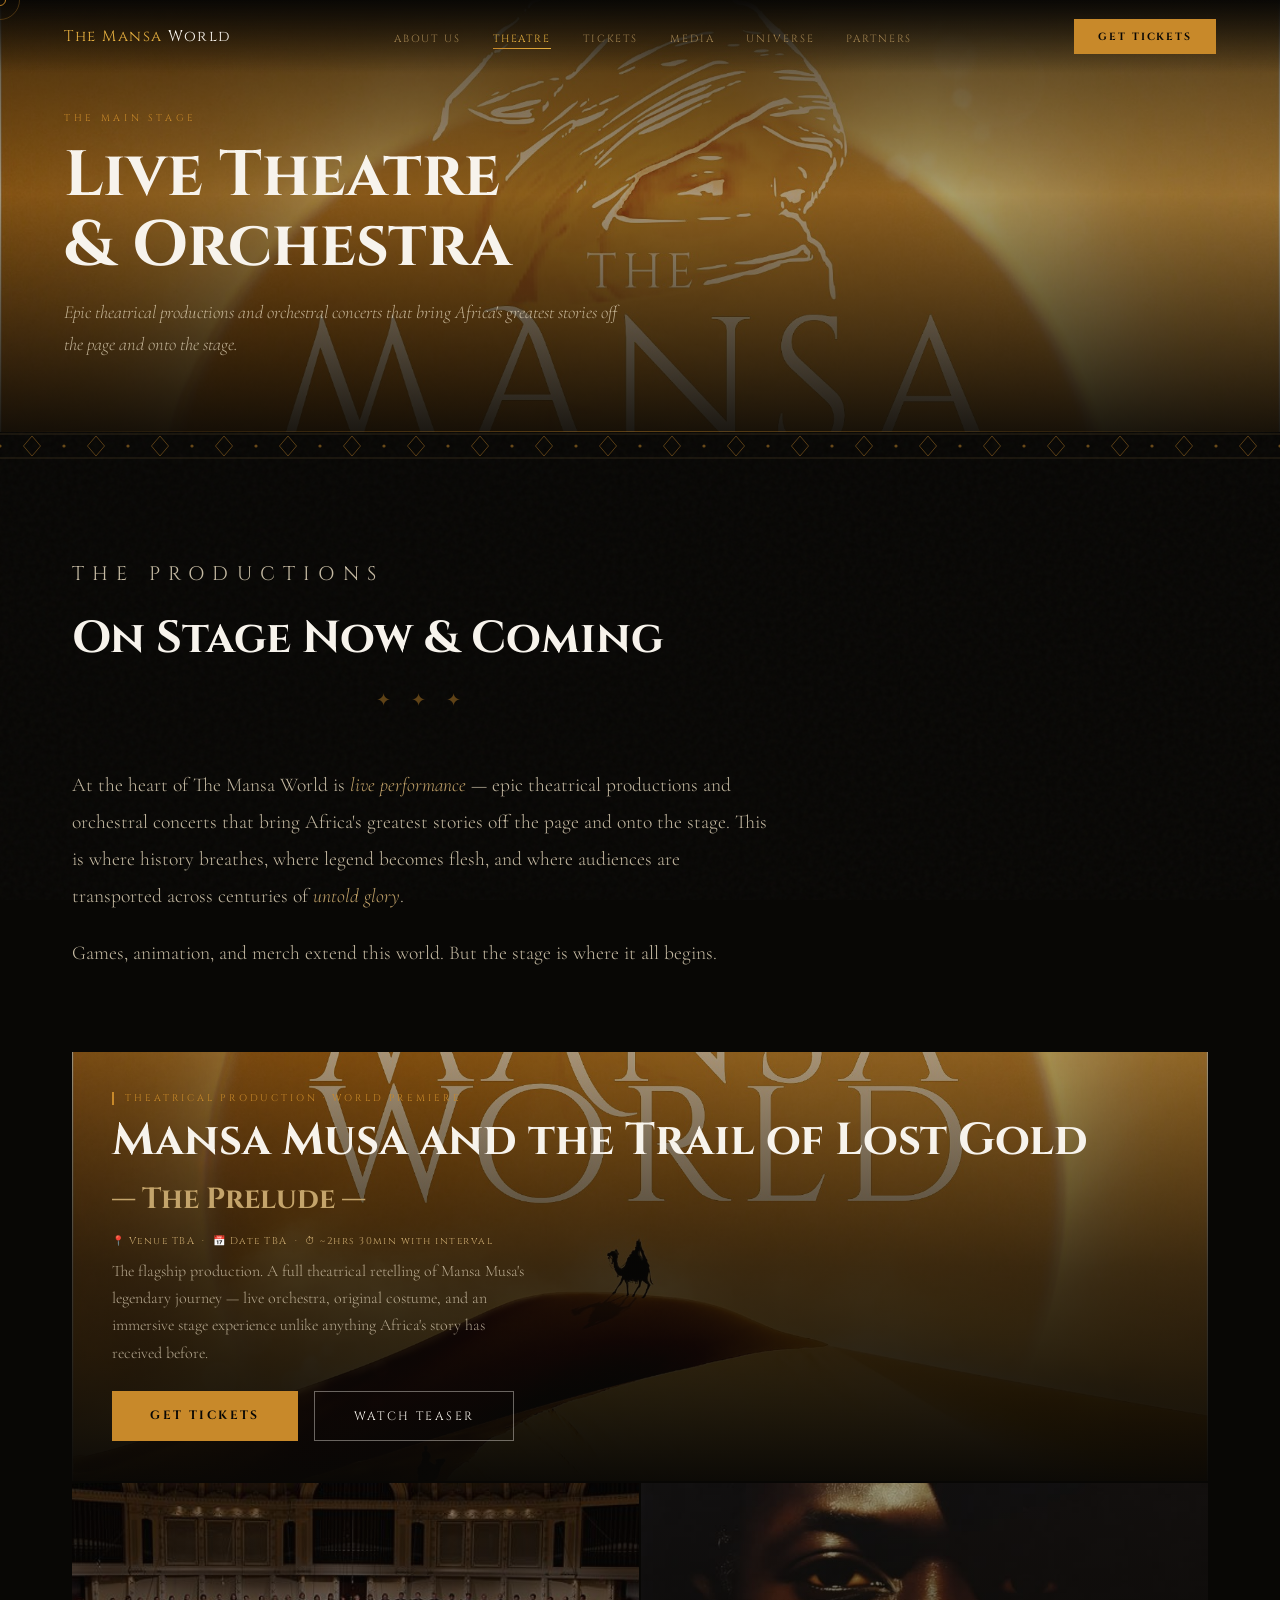
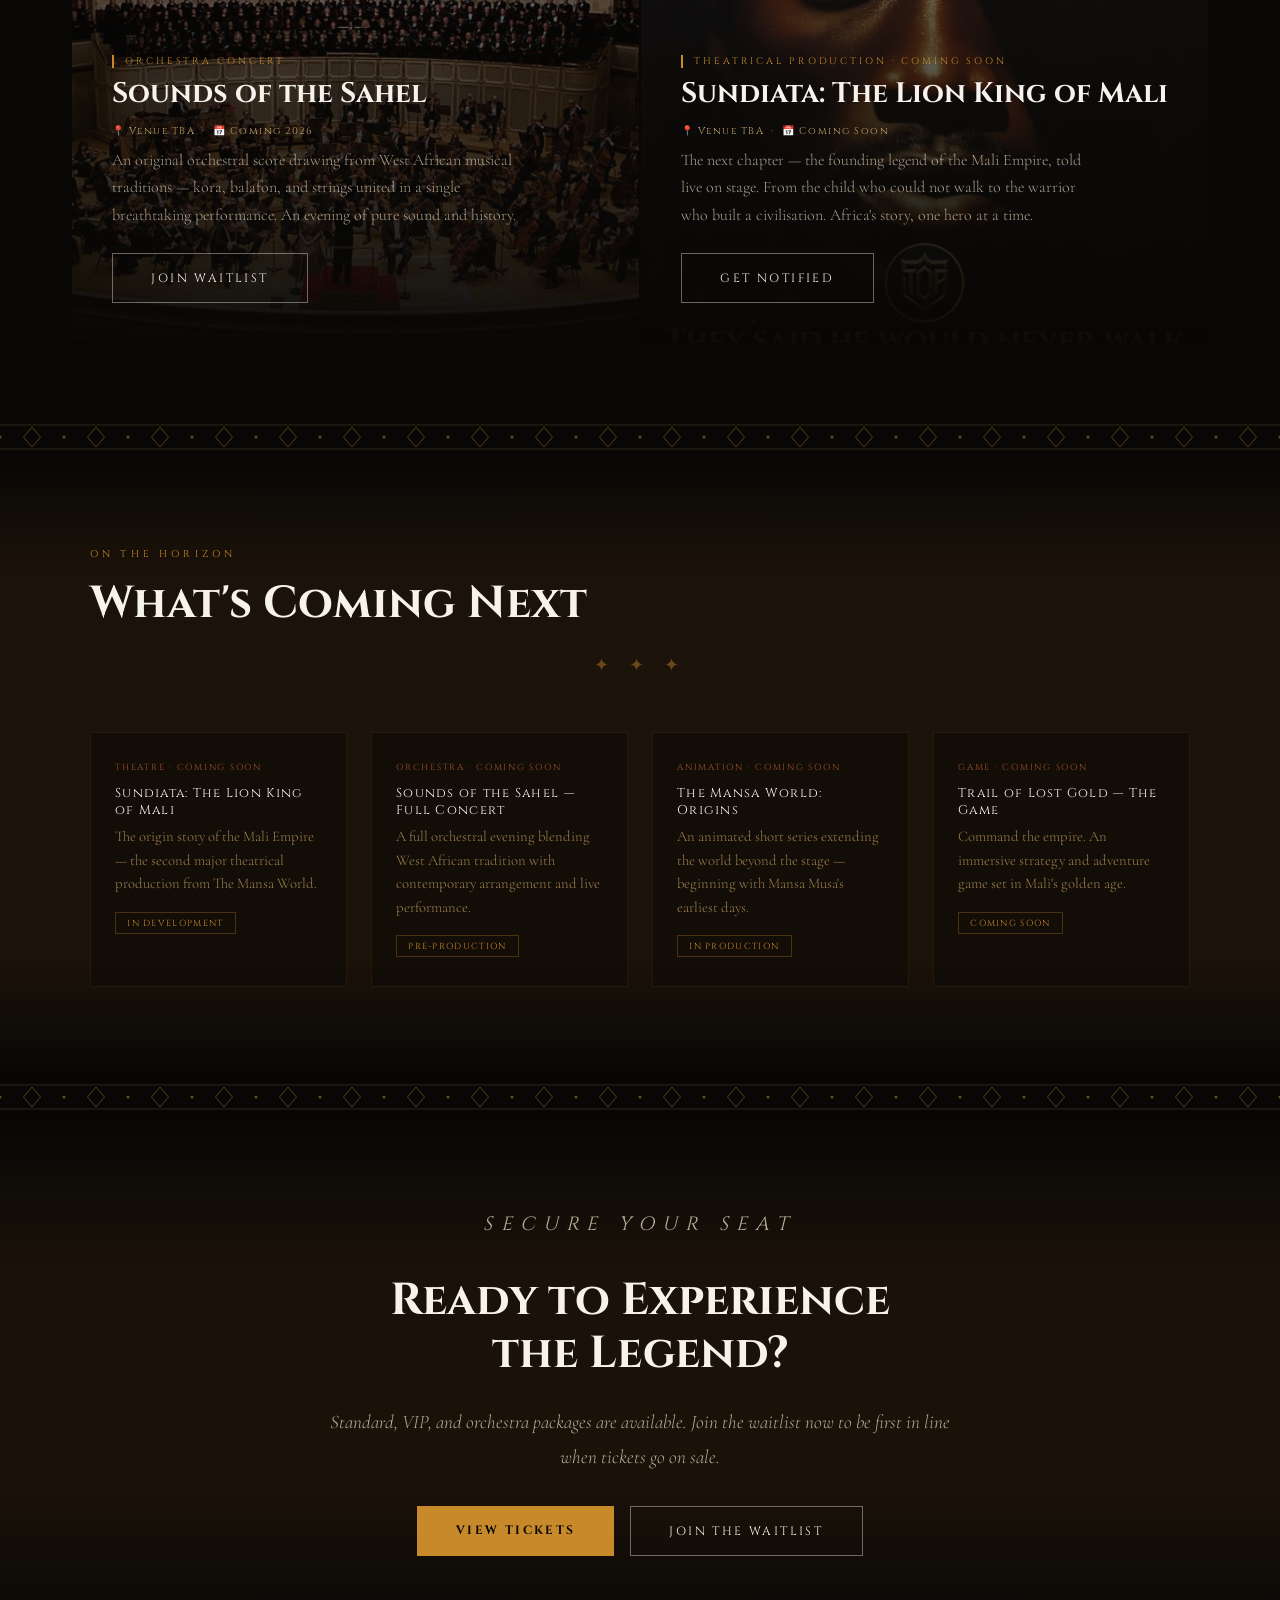
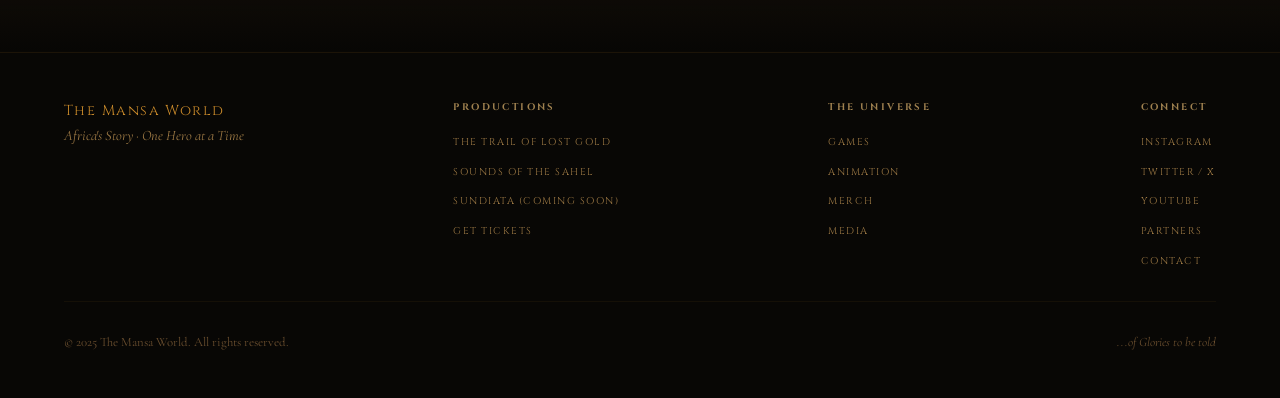
<file: theatre.html>
<!DOCTYPE html>
<html lang="en">
<head>
  <meta charset="UTF-8" />
  <meta name="viewport" content="width=device-width, initial-scale=1.0"/>
  <title>Theatre — The Mansa World</title>
  <link rel="preconnect" href="https://fonts.googleapis.com">
  <link rel="preconnect" href="https://fonts.gstatic.com" crossorigin>
  <link href="https://fonts.googleapis.com/css2?family=Cinzel:wght@400;600;700&family=Cormorant+Garamond:ital,wght@0,300;0,400;0,600;1,300;1,400&family=Montserrat:wght@300;400;600;700&family=Cinzel+Decorative:wght@400;700&display=swap" rel="stylesheet"> 
  <link rel="stylesheet" href="styles.css">
</head>
<body>

<div class="cursor" id="cursor"></div>
<div class="cursor-trail" id="cursorTrail"></div>

<nav>
  <a href="index.html" class="nav-logo">The Mansa <span>World</span></a>
  <ul class="nav-links">
    <li><a href="about.html">About Us</a></li>
    <li><a href="theatre.html" class="active">Theatre</a></li>
    <li><a href="tickets.html">Tickets</a></li>
    <li><a href="media.html">Media</a></li>
    <li><a href="universe.html">Universe</a></li>
    <li><a href="sponsors.html">Partners</a></li>
  </ul>
  <button type="button" class="nav-cta" onclick="window.location='tickets.html'">Get Tickets</button>
  <button type="button" class="hamburger" id="hamburger" aria-label="Toggle menu"><span></span><span></span><span></span></button>
</nav>

<!-- PAGE BANNER -->
<div class="page-banner">
  <div class="page-banner-content">
    <p class="page-banner-eyebrow">The Main Stage</p>
    <h1 class="page-title">Live Theatre<br/>&amp; Orchestra</h1>
    <p class="page-subtitle">Epic theatrical productions and orchestral concerts that bring Africa's greatest stories off the page and onto the stage.</p>
  </div>
</div>

<!-- BAND -->
<div class="sahel-band"><svg viewBox="0 0 1200 28" preserveAspectRatio="none" xmlns="http://www.w3.org/2000/svg"><defs><pattern id="sb1" x="0" y="0" width="60" height="28" patternUnits="userSpaceOnUse"><polygon points="30,4 38,14 30,24 22,14" fill="none" stroke="#C8892A" stroke-width="0.8"/><circle cx="0" cy="14" r="1.5" fill="#C8892A"/><circle cx="60" cy="14" r="1.5" fill="#C8892A"/><line x1="0" y1="2" x2="60" y2="2" stroke="#9E7A45" stroke-width="0.5"/><line x1="0" y1="26" x2="60" y2="26" stroke="#9E7A45" stroke-width="0.5"/></pattern></defs><rect width="1200" height="28" fill="url(#sb1)"/></svg></div>

<!-- THEATRE -->
<section id="theatre">
  <div class="theatre-intro reveal">
    <p class="section-label">The Productions</p>
    <h2 class="section-title">On Stage Now &amp; Coming</h2>
    <div class="ornament">✦ ✦ ✦</div>
    <p>At the heart of The Mansa World is <em>live performance</em> — epic theatrical productions and orchestral concerts that bring Africa's greatest stories off the page and onto the stage. This is where history breathes, where legend becomes flesh, and where audiences are transported across centuries of <em>untold glory</em>.</p>
    <p>Games, animation, and merch extend this world. But the stage is where it all begins.</p>
  </div>
  <div class="shows-grid">

    <div class="show-card featured reveal">
      <div class="show-img show-img-cover"></div>
      <div class="show-card-gradient"></div>
      <div class="show-overlay"></div>
      <div class="show-info">
        <div class="show-type">Theatrical Production · World Premiere</div>
        <h3 class="show-title">Mansa Musa and the Trail of Lost Gold<br/><span class="show-title-sub">— The Prelude —</span></h3>
        <div class="show-meta">📍 Venue TBA &nbsp;·&nbsp; 📅 Date TBA &nbsp;·&nbsp; ⏱ ~2hrs 30min with interval</div>
        <p class="show-desc">The flagship production. A full theatrical retelling of Mansa Musa's legendary journey — live orchestra, original costume, and an immersive stage experience unlike anything Africa's story has received before.</p>
        <div class="show-actions">
          <a href="tickets.html" class="btn-primary">Get Tickets</a>
          <a href="media.html" class="btn-outline">Watch Teaser</a>
        </div>
      </div>
    </div>

    <div class="show-card reveal">
      <div class="show-img" style="background-image:url('orchestra.jpg');background-size:cover;background-position:center;opacity:1;"></div>
      <div class="show-card-gradient"></div>
      <div class="show-overlay"></div>
      <div class="show-info">
        <div class="show-type">Orchestra Concert</div>
        <h3 class="show-title">Sounds of the Sahel</h3>
        <div class="show-meta">📍 Venue TBA &nbsp;·&nbsp; 📅 Coming 2026</div>
        <p class="show-desc">An original orchestral score drawing from West African musical traditions — kora, balafon, and strings united in a single breathtaking performance. An evening of pure sound and history.</p>
        <div class="show-actions"><a href="index.html#waitlist" class="btn-outline">Join Waitlist</a></div>
      </div>
    </div>

    <div class="show-card reveal">
      <div class="show-img" style="background-image:url('sundiata.jpg');background-size:cover;background-position:center;opacity:1;"></div>
      <div class="show-card-gradient"></div>
      <div class="show-overlay"></div>
      <div class="show-info">
        <div class="show-type">Theatrical Production · Coming Soon</div>
        <h3 class="show-title">Sundiata: The Lion King of Mali</h3>
        <div class="show-meta">📍 Venue TBA &nbsp;·&nbsp; 📅 Coming Soon</div>
        <p class="show-desc">The next chapter — the founding legend of the Mali Empire, told live on stage. From the child who could not walk to the warrior who built a civilisation. Africa's story, one hero at a time.</p>
        <div class="show-actions"><a href="index.html#waitlist" class="btn-outline">Get Notified</a></div>
      </div>
    </div>

  </div>
</section>

<!-- BAND -->
<div class="sahel-band"><svg viewBox="0 0 1200 28" preserveAspectRatio="none" xmlns="http://www.w3.org/2000/svg"><defs><pattern id="sb2" x="0" y="0" width="60" height="28" patternUnits="userSpaceOnUse"><polygon points="30,4 38,14 30,24 22,14" fill="none" stroke="#C8892A" stroke-width="0.8"/><circle cx="0" cy="14" r="1.5" fill="#C8892A"/><circle cx="60" cy="14" r="1.5" fill="#C8892A"/><line x1="0" y1="2" x2="60" y2="2" stroke="#9E7A45" stroke-width="0.5"/><line x1="0" y1="26" x2="60" y2="26" stroke="#9E7A45" stroke-width="0.5"/></pattern></defs><rect width="1200" height="28" fill="url(#sb2)"/></svg></div>

<!-- UPCOMING PRODUCTIONS -->
<section id="upcoming">
  <div class="upcoming-inner">
    <div class="reveal">
      <p class="section-label">On the Horizon</p>
      <h2 class="section-title">What's Coming Next</h2>
      <div class="ornament">✦ ✦ ✦</div>
    </div>
    <div class="upcoming-items">
      <div class="upcoming-item reveal">
        <div class="upcoming-tag">Theatre · Coming Soon</div>
        <div class="upcoming-title">Sundiata: The Lion King of Mali</div>
        <div class="upcoming-desc">The origin story of the Mali Empire — the second major theatrical production from The Mansa World.</div>
        <div class="upcoming-status">In Development</div>
      </div>
      <div class="upcoming-item reveal">
        <div class="upcoming-tag">Orchestra · Coming Soon</div>
        <div class="upcoming-title">Sounds of the Sahel — Full Concert</div>
        <div class="upcoming-desc">A full orchestral evening blending West African tradition with contemporary arrangement and live performance.</div>
        <div class="upcoming-status">Pre-Production</div>
      </div>
      <div class="upcoming-item reveal">
        <div class="upcoming-tag">Animation · Coming Soon</div>
        <div class="upcoming-title">The Mansa World: Origins</div>
        <div class="upcoming-desc">An animated short series extending the world beyond the stage — beginning with Mansa Musa's earliest days.</div>
        <div class="upcoming-status">In Production</div>
      </div>
      <div class="upcoming-item reveal">
        <div class="upcoming-tag">Game · Coming Soon</div>
        <div class="upcoming-title">Trail of Lost Gold — The Game</div>
        <div class="upcoming-desc">Command the empire. An immersive strategy and adventure game set in Mali's golden age.</div>
        <div class="upcoming-status">Coming Soon</div>
      </div>
    </div>
  </div>
</section>

<!-- BAND -->
<div class="sahel-band"><svg viewBox="0 0 1200 28" preserveAspectRatio="none" xmlns="http://www.w3.org/2000/svg"><defs><pattern id="sb3" x="0" y="0" width="60" height="28" patternUnits="userSpaceOnUse"><polygon points="30,4 38,14 30,24 22,14" fill="none" stroke="#C8892A" stroke-width="0.8"/><circle cx="0" cy="14" r="1.5" fill="#C8892A"/><circle cx="60" cy="14" r="1.5" fill="#C8892A"/><line x1="0" y1="2" x2="60" y2="2" stroke="#9E7A45" stroke-width="0.5"/><line x1="0" y1="26" x2="60" y2="26" stroke="#9E7A45" stroke-width="0.5"/></pattern></defs><rect width="1200" height="28" fill="url(#sb3)"/></svg></div>

<!-- TICKETS CTA -->
<section class="section-cta">
  <div class="section-cta-inner reveal">
    <p class="section-label">Secure Your Seat</p>
    <h2 class="section-title">Ready to Experience<br/>the Legend?</h2>
    <p>Standard, VIP, and orchestra packages are available. Join the waitlist now to be first in line when tickets go on sale.</p>
    <div class="cta-buttons">
      <a href="tickets.html" class="btn-primary">View Tickets</a>
      <a href="index.html#waitlist" class="btn-outline">Join the Waitlist</a>
    </div>
  </div>
</section>

<!-- FOOTER -->
<footer>
  <div>
    <div class="footer-brand">The Mansa World</div>
    <div class="footer-tagline">Africa's Story · One Hero at a Time</div>
  </div>
  <div class="footer-col">
    <h4>Productions</h4>
    <ul>
      <li><a href="theatre.html">The Trail of Lost Gold</a></li>
      <li><a href="theatre.html">Sounds of the Sahel</a></li>
      <li><a href="theatre.html">Sundiata (Coming Soon)</a></li>
      <li><a href="tickets.html">Get Tickets</a></li>
    </ul>
  </div>
  <div class="footer-col">
    <h4>The Universe</h4>
    <ul>
      <li><a href="universe.html">Games</a></li>
      <li><a href="universe.html">Animation</a></li>
      <li><a href="merch.html">Merch</a></li>
      <li><a href="media.html">Media</a></li>
    </ul>
  </div>
  <div class="footer-col">
    <h4>Connect</h4>
    <ul>
      <li><a href="https://www.instagram.com/themansaworld1" target="_blank" rel="noopener noreferrer">Instagram</a></li>
      <li><a href="https://x.com/TheMansaWorld?s=20" target="_blank" rel="noopener noreferrer">Twitter / X</a></li>
      <li><a href="https://www.youtube.com/@TheMansaWorld" target="_blank" rel="noopener noreferrer">YouTube</a></li>
      <li><a href="sponsors.html">Partners</a></li>
      <li><a href="mailto:hello@themansaworld.com" target="_blank" rel="noopener noreferrer">Contact</a></li>
    </ul>
  </div>
  <div class="footer-bottom">
    <p>© 2025 The Mansa World. All rights reserved.</p>
    <p class="footer-motto">...of Glories to be told</p>
  </div>
</footer>

<script src="main.js"></script>
</body>
</html>
</file>
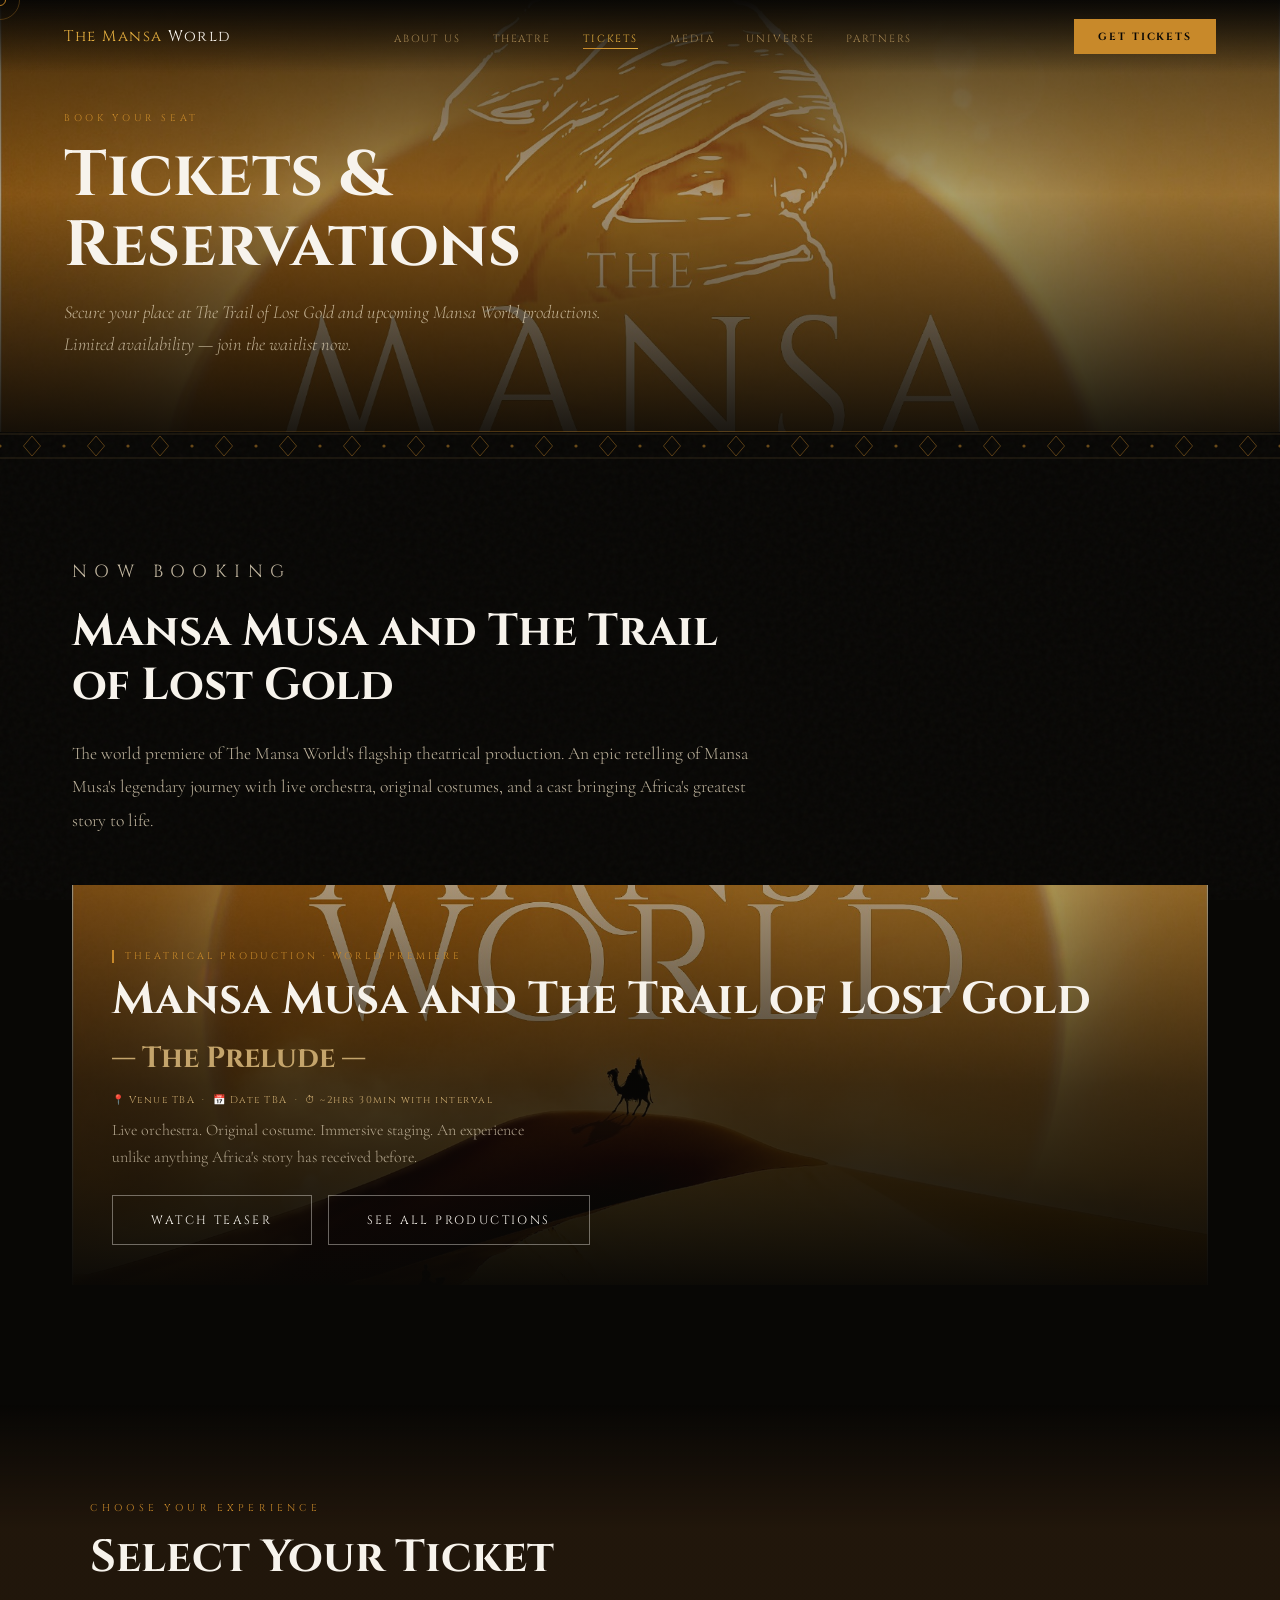
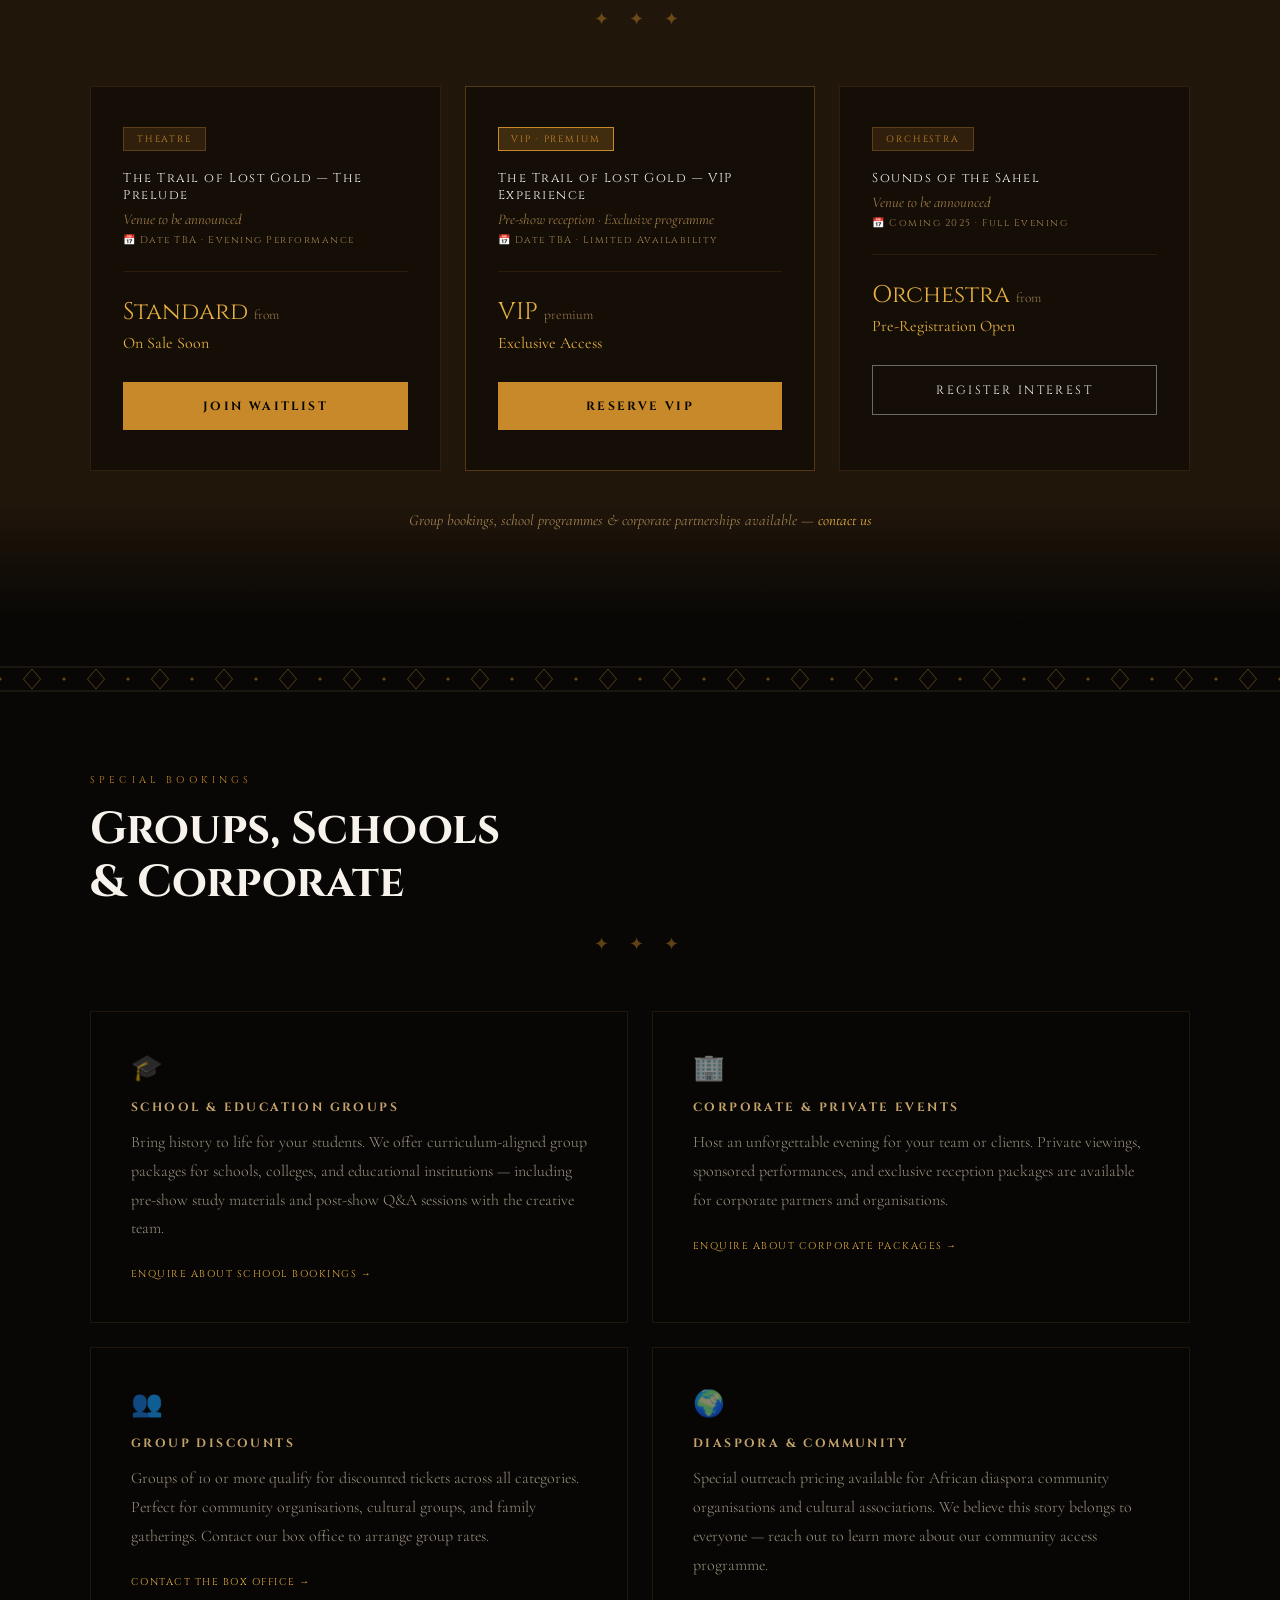
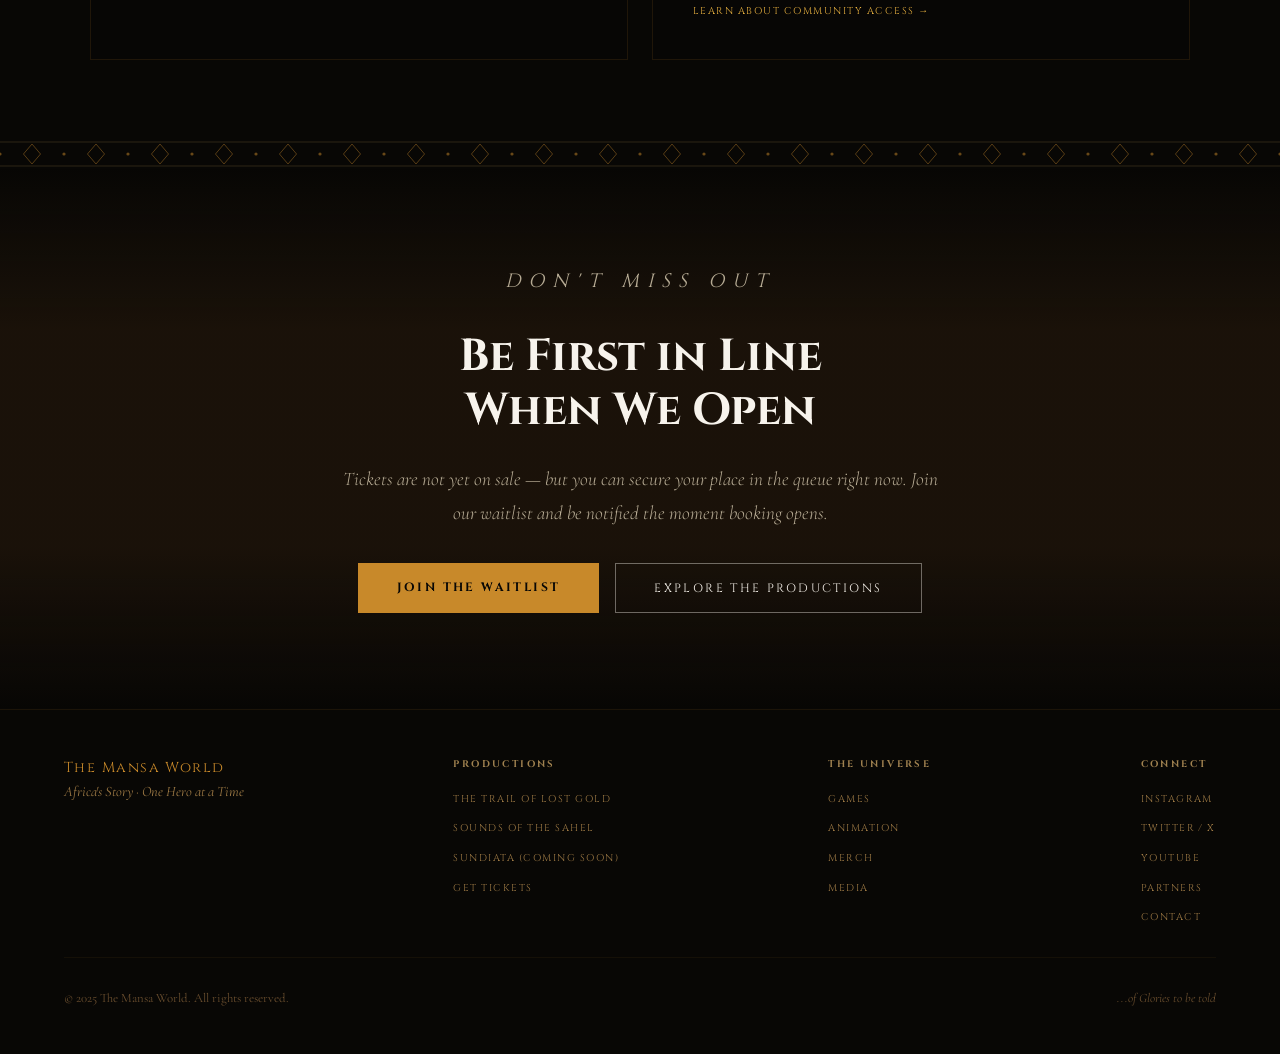
<file: tickets.html>
<!DOCTYPE html>
<html lang="en">
<head>
  <meta charset="UTF-8" />
  <meta name="viewport" content="width=device-width, initial-scale=1.0"/>
  <title>Tickets — The Mansa World</title>
  <link rel="preconnect" href="https://fonts.googleapis.com">
  <link rel="preconnect" href="https://fonts.gstatic.com" crossorigin>
  <link href="https://fonts.googleapis.com/css2?family=Cinzel:wght@400;600;700&family=Cormorant+Garamond:ital,wght@0,300;0,400;0,600;1,300;1,400&family=Montserrat:wght@300;400;600;700&family=Cinzel+Decorative:wght@400;700&display=swap" rel="stylesheet">  <link rel="stylesheet" href="styles.css">
  <link rel="stylesheet" href="styles.css">
</head>
<body>

<div class="cursor" id="cursor"></div>
<div class="cursor-trail" id="cursorTrail"></div>

<nav>
  <a href="index.html" class="nav-logo">The Mansa <span>World</span></a>
  <ul class="nav-links">
    <li><a href="about.html">About Us</a></li>
    <li><a href="theatre.html">Theatre</a></li>
    <li><a href="tickets.html" class="active">Tickets</a></li>
    <li><a href="media.html">Media</a></li>
    <li><a href="universe.html">Universe</a></li>
    <li><a href="sponsors.html">Partners</a></li>
  </ul>
  <button type="button" class="nav-cta" onclick="window.location='tickets.html'">Get Tickets</button>
  <button type="button" class="hamburger" id="hamburger" aria-label="Toggle menu"><span></span><span></span><span></span></button>
</nav>

<!-- PAGE BANNER -->
<div class="page-banner">
  <div class="page-banner-content">
    <p class="page-banner-eyebrow">Book Your Seat</p>
    <h1 class="page-title">Tickets &amp;<br/>Reservations</h1>
    <p class="page-subtitle">Secure your place at The Trail of Lost Gold and upcoming Mansa World productions. Limited availability — join the waitlist now.</p>
  </div>
</div>

<!-- BAND -->
<div class="sahel-band"><svg viewBox="0 0 1200 28" preserveAspectRatio="none" xmlns="http://www.w3.org/2000/svg"><defs><pattern id="sb1" x="0" y="0" width="60" height="28" patternUnits="userSpaceOnUse"><polygon points="30,4 38,14 30,24 22,14" fill="none" stroke="#C8892A" stroke-width="0.8"/><circle cx="0" cy="14" r="1.5" fill="#C8892A"/><circle cx="60" cy="14" r="1.5" fill="#C8892A"/><line x1="0" y1="2" x2="60" y2="2" stroke="#9E7A45" stroke-width="0.5"/><line x1="0" y1="26" x2="60" y2="26" stroke="#9E7A45" stroke-width="0.5"/></pattern></defs><rect width="1200" height="28" fill="url(#sb1)"/></svg></div>

<!-- FEATURED SHOW CONTEXT -->
<section id="theatre" class="tickets-context">
  <div class="tickets-context-inner">
    <div class="reveal tickets-context-lead">
      <p class="section-label">Now Booking</p>
      <h2 class="section-title">Mansa Musa and The Trail of Lost Gold</h2>
      <p>The world premiere of The Mansa World's flagship theatrical production. An epic retelling of Mansa Musa's legendary journey with live orchestra, original costumes, and a cast bringing Africa's greatest story to life.</p>
    </div>
    <div class="show-card featured reveal">
      <div class="show-img show-img-cover"></div>
      <div class="show-card-gradient"></div>
      <div class="show-overlay"></div>
      <div class="show-info">
        <div class="show-type">Theatrical Production · World Premiere</div>
        <h3 class="show-title">Mansa Musa and The Trail of Lost Gold<br/><span class="show-title-sub">— The Prelude —</span></h3>
        <div class="show-meta">📍 Venue TBA &nbsp;·&nbsp; 📅 Date TBA &nbsp;·&nbsp; ⏱ ~2hrs 30min with interval</div>
        <p class="show-desc">Live orchestra. Original costume. Immersive staging. An experience unlike anything Africa's story has received before.</p>
        <div class="show-actions">
          <a href="media.html" class="btn-outline">Watch Teaser</a>
          <a href="theatre.html" class="btn-outline">See All Productions</a>
        </div>
      </div>
    </div>
  </div>
</section>

<!-- TICKETS -->
 <br/><br/>
<section id="tickets">
  <div class="tickets-inner">
    <div class="reveal">
      <p class="section-label">Choose Your Experience</p>
      <h2 class="section-title">Select Your Ticket</h2>
      <div class="ornament">✦ ✦ ✦</div>
    </div>
    <div class="ticket-cards">

      <div class="ticket-card reveal">
        <div class="ticket-badge">Theatre</div>
        <div class="ticket-show">The Trail of Lost Gold — The Prelude</div>
        <div class="ticket-venue">Venue to be announced</div>
        <div class="ticket-date">📅 Date TBA · Evening Performance</div>
        <div class="ticket-divider"></div>
        <div class="ticket-price">Standard <span>from</span></div>
        <div class="ticket-note ticket-note-gold">On Sale Soon</div>
        <a href="index.html#waitlist" class="btn-primary btn-block">Join Waitlist</a>
      </div>

      <div class="ticket-card ticket-card-vip reveal">
        <div class="ticket-badge ticket-badge-vip">VIP · Premium</div>
        <div class="ticket-show">The Trail of Lost Gold — VIP Experience</div>
        <div class="ticket-venue">Pre-show reception · Exclusive programme</div>
        <div class="ticket-date">📅 Date TBA · Limited Availability</div>
        <div class="ticket-divider"></div>
        <div class="ticket-price">VIP <span>premium</span></div>
        <div class="ticket-note ticket-note-gold">Exclusive Access</div>
        <a href="index.html#waitlist" class="btn-primary btn-block">Reserve VIP</a>
      </div>

      <div class="ticket-card reveal">
        <div class="ticket-badge">Orchestra</div>
        <div class="ticket-show">Sounds of the Sahel</div>
        <div class="ticket-venue">Venue to be announced</div>
        <div class="ticket-date">📅 Coming 2025 · Full Evening</div>
        <div class="ticket-divider"></div>
        <div class="ticket-price">Orchestra <span>from</span></div>
        <div class="ticket-note ticket-note-gold">Pre-Registration Open</div>
        <a href="index.html#waitlist" class="btn-outline btn-block">Register Interest</a>
      </div>

    </div>
    <p class="group-note reveal">
      Group bookings, school programmes &amp; corporate partnerships available —
      <a href="mailto:tickets@themansaworld.com">contact us</a>
    </p>
  </div>
</section>
<br/><br/>

<!-- BAND -->
<div class="sahel-band"><svg viewBox="0 0 1200 28" preserveAspectRatio="none" xmlns="http://www.w3.org/2000/svg"><defs><pattern id="sb2" x="0" y="0" width="60" height="28" patternUnits="userSpaceOnUse"><polygon points="30,4 38,14 30,24 22,14" fill="none" stroke="#C8892A" stroke-width="0.8"/><circle cx="0" cy="14" r="1.5" fill="#C8892A"/><circle cx="60" cy="14" r="1.5" fill="#C8892A"/><line x1="0" y1="2" x2="60" y2="2" stroke="#9E7A45" stroke-width="0.5"/><line x1="0" y1="26" x2="60" y2="26" stroke="#9E7A45" stroke-width="0.5"/></pattern></defs><rect width="1200" height="28" fill="url(#sb2)"/></svg></div>

<!-- GROUP BOOKINGS -->
<br/><br/>
<br/><br/>
<section id="groups">
  <div class="tickets-inner">
    <div class="reveal">
      <p class="section-label">Special Bookings</p>
      <h2 class="section-title">Groups, Schools<br/>&amp; Corporate</h2>
      <div class="ornament">✦ ✦ ✦</div>
    </div>
    <div class="group-bookings reveal">
      <div class="group-card">
        <div class="group-card-icon">🎓</div>
        <h3>School &amp; Education Groups</h3>
        <p>Bring history to life for your students. We offer curriculum-aligned group packages for schools, colleges, and educational institutions — including pre-show study materials and post-show Q&amp;A sessions with the creative team.</p>
        <a href="mailto:education@themansaworld.com">Enquire about school bookings →</a>
      </div>
      <div class="group-card">
        <div class="group-card-icon">🏢</div>
        <h3>Corporate &amp; Private Events</h3>
        <p>Host an unforgettable evening for your team or clients. Private viewings, sponsored performances, and exclusive reception packages are available for corporate partners and organisations.</p>
        <a href="mailto:corporate@themansaworld.com">Enquire about corporate packages →</a>
      </div>
      <div class="group-card">
        <div class="group-card-icon">👥</div>
        <h3>Group Discounts</h3>
        <p>Groups of 10 or more qualify for discounted tickets across all categories. Perfect for community organisations, cultural groups, and family gatherings. Contact our box office to arrange group rates.</p>
        <a href="mailto:tickets@themansaworld.com">Contact the box office →</a>
      </div>
      <div class="group-card">
        <div class="group-card-icon">🌍</div>
        <h3>Diaspora &amp; Community</h3>
        <p>Special outreach pricing available for African diaspora community organisations and cultural associations. We believe this story belongs to everyone — reach out to learn more about our community access programme.</p>
        <a href="mailto:community@themansaworld.com">Learn about community access →</a>
      </div>
    </div>
  </div>
</section>
<br/><br/>
<br/><br/>

<!-- BAND -->
<div class="sahel-band"><svg viewBox="0 0 1200 28" preserveAspectRatio="none" xmlns="http://www.w3.org/2000/svg"><defs><pattern id="sb3" x="0" y="0" width="60" height="28" patternUnits="userSpaceOnUse"><polygon points="30,4 38,14 30,24 22,14" fill="none" stroke="#C8892A" stroke-width="0.8"/><circle cx="0" cy="14" r="1.5" fill="#C8892A"/><circle cx="60" cy="14" r="1.5" fill="#C8892A"/><line x1="0" y1="2" x2="60" y2="2" stroke="#9E7A45" stroke-width="0.5"/><line x1="0" y1="26" x2="60" y2="26" stroke="#9E7A45" stroke-width="0.5"/></pattern></defs><rect width="1200" height="28" fill="url(#sb3)"/></svg></div>

<!-- WAITLIST CTA -->
<section class="section-cta">
  <div class="section-cta-inner reveal">
    <p class="section-label">Don't Miss Out</p>
    <h2 class="section-title">Be First in Line<br/>When We Open</h2>
    <p>Tickets are not yet on sale — but you can secure your place in the queue right now. Join our waitlist and be notified the moment booking opens.</p>
    <div class="cta-buttons">
      <a href="index.html#waitlist" class="btn-primary">Join the Waitlist</a>
      <a href="theatre.html" class="btn-outline">Explore the Productions</a>
    </div>
  </div>
</section>

<!-- FOOTER -->
<footer>
  <div>
    <div class="footer-brand">The Mansa World</div>
    <div class="footer-tagline">Africa's Story · One Hero at a Time</div>
  </div>
  <div class="footer-col">
    <h4>Productions</h4>
    <ul>
      <li><a href="theatre.html">The Trail of Lost Gold</a></li>
      <li><a href="theatre.html">Sounds of the Sahel</a></li>
      <li><a href="theatre.html">Sundiata (Coming Soon)</a></li>
      <li><a href="tickets.html">Get Tickets</a></li>
    </ul>
  </div>
  <div class="footer-col">
    <h4>The Universe</h4>
    <ul>
      <li><a href="universe.html">Games</a></li>
      <li><a href="universe.html">Animation</a></li>
      <li><a href="merch.html">Merch</a></li>
      <li><a href="media.html">Media</a></li>
    </ul>
  </div>
  <div class="footer-col">
    <h4>Connect</h4>
    <ul>
      <li><a href="https://www.instagram.com/themansaworld1" target="_blank" rel="noopener noreferrer">Instagram</a></li>
      <li><a href="https://x.com/TheMansaWorld?s=20" target="_blank" rel="noopener noreferrer">Twitter / X</a></li>
      <li><a href="https://www.youtube.com/@TheMansaWorld" target="_blank" rel="noopener noreferrer">YouTube</a></li>
      <li><a href="sponsors.html">Partners</a></li>
      <li><a href="mailto:hello@themansaworld.com" target="_blank" rel="noopener noreferrer">Contact</a></li>
    </ul>
  </div>
  <div class="footer-bottom">
    <p>© 2025 The Mansa World. All rights reserved.</p>
    <p class="footer-motto">...of Glories to be told</p>
  </div>
</footer>

<script src="main.js"></script>
</body>
</html>
</file>
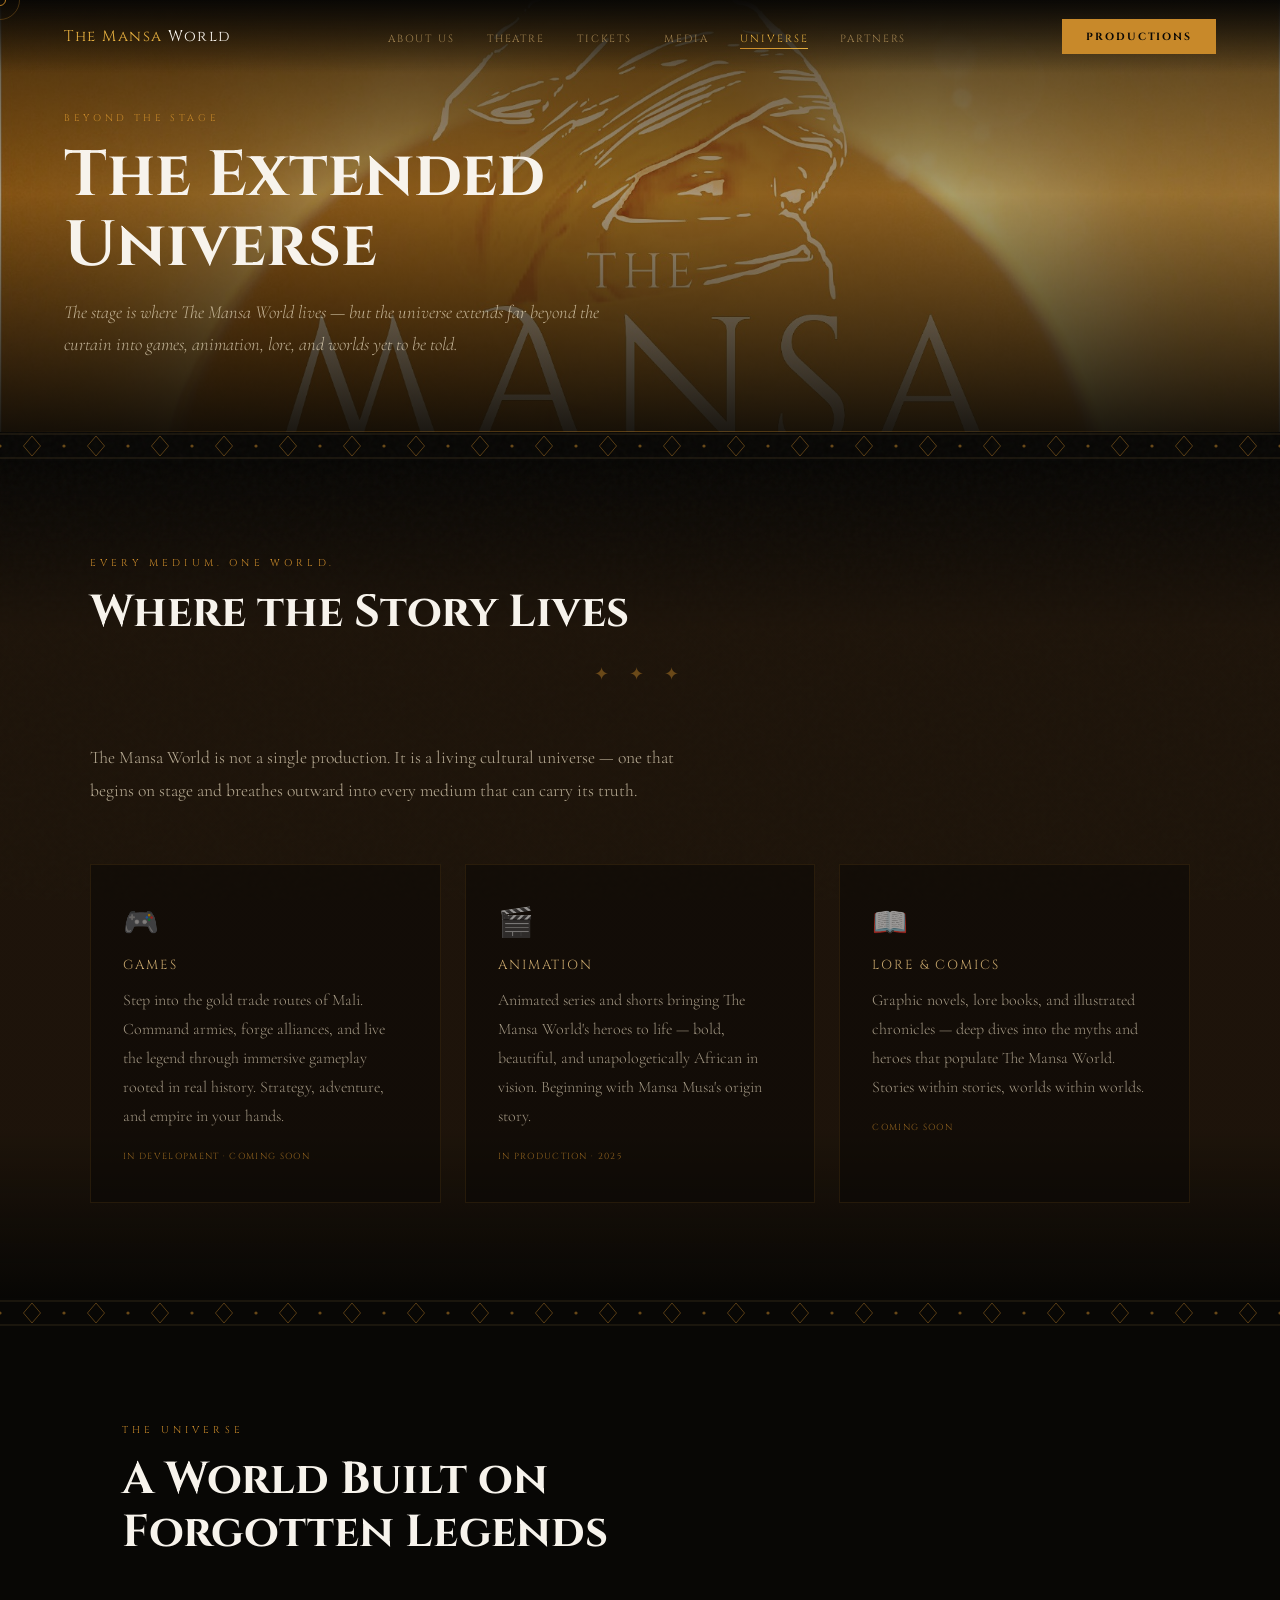
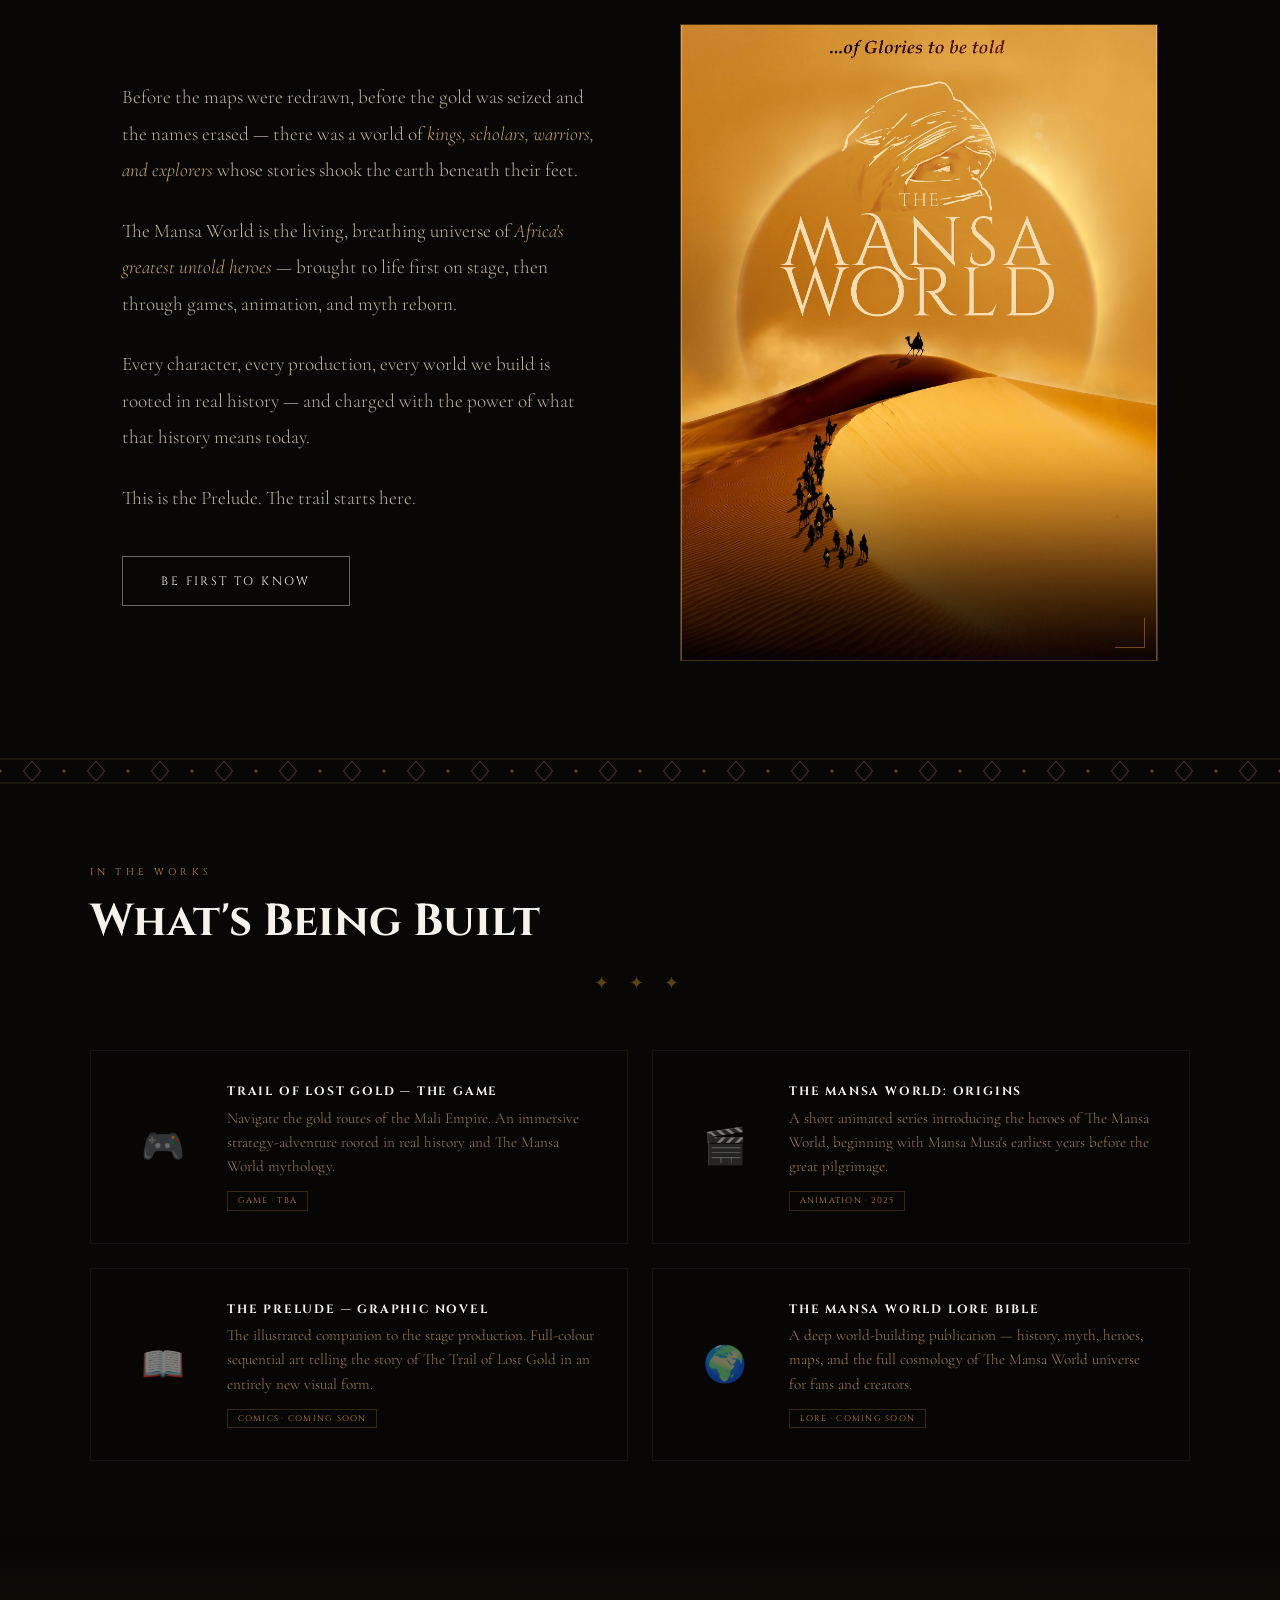
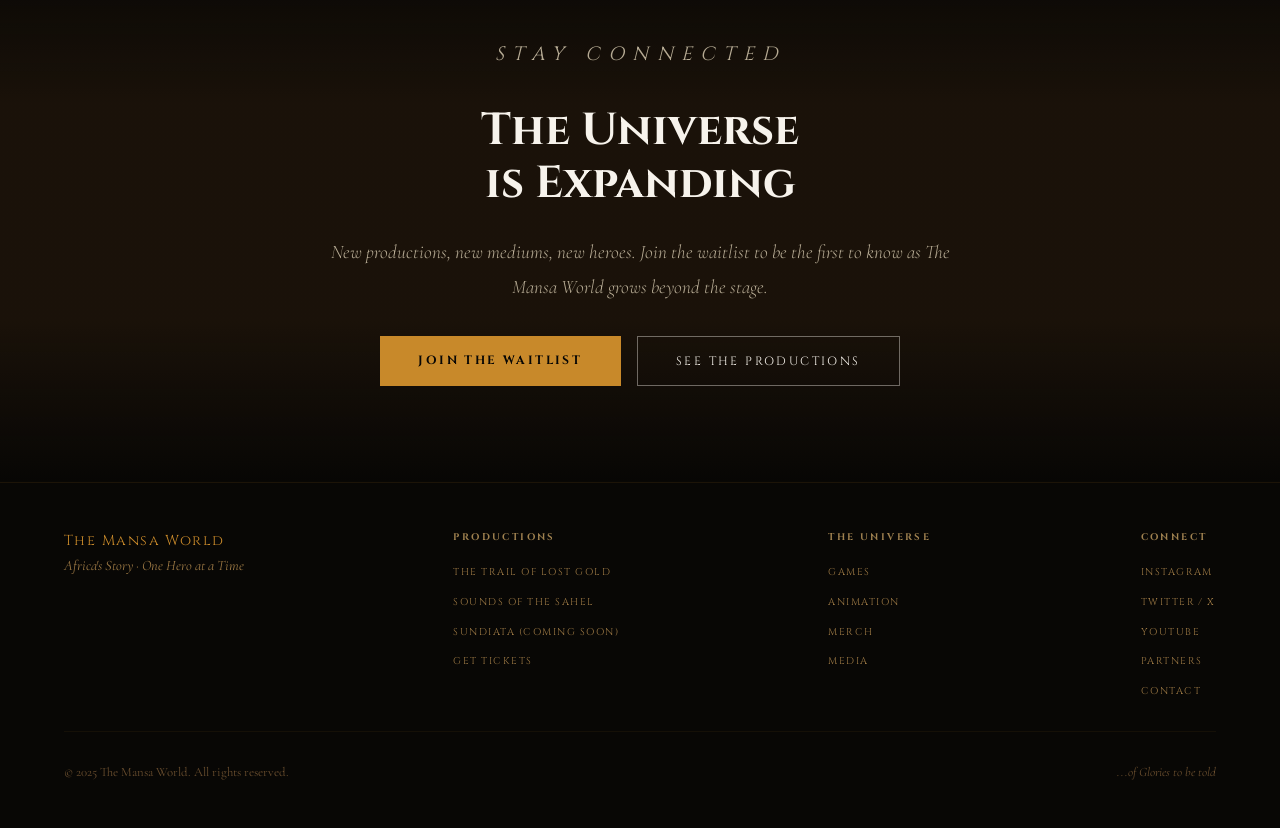
<file: universe.html>
<!DOCTYPE html>
<html lang="en">
<head>
  <meta charset="UTF-8" />
  <meta name="viewport" content="width=device-width, initial-scale=1.0"/>
  <title>Universe — The Mansa World</title>
  <link rel="preconnect" href="https://fonts.googleapis.com">
  <link rel="preconnect" href="https://fonts.gstatic.com" crossorigin>
  <link href="https://fonts.googleapis.com/css2?family=Cinzel:wght@400;600;700&family=Cormorant+Garamond:ital,wght@0,300;0,400;0,600;1,300;1,400&family=Montserrat:wght@300;400;600;700&family=Cinzel+Decorative:wght@400;700&display=swap" rel="stylesheet">  <link rel="stylesheet" href="styles.css">
  <link rel="stylesheet" href="styles.css">
</head>
<body>

<div class="cursor" id="cursor"></div>
<div class="cursor-trail" id="cursorTrail"></div>

<nav>
  <a href="index.html" class="nav-logo">The Mansa <span>World</span></a>
  <ul class="nav-links">
    <li><a href="about.html">About Us</a></li>
    <li><a href="theatre.html">Theatre</a></li>
    <li><a href="tickets.html">Tickets</a></li>
    <li><a href="media.html">Media</a></li>
    <li><a href="universe.html" class="active">Universe</a></li>
    <li><a href="sponsors.html">Partners</a></li>
  </ul>
  <button type="button" class="nav-cta" onclick="window.location='theatre.html'">Productions</button>
  <button type="button" class="hamburger" id="hamburger" aria-label="Toggle menu"><span></span><span></span><span></span></button>
</nav>

<!-- PAGE BANNER -->
<div class="page-banner">
  <div class="page-banner-content">
    <p class="page-banner-eyebrow">Beyond the Stage</p>
    <h1 class="page-title">The Extended<br/>Universe</h1>
    <p class="page-subtitle">The stage is where The Mansa World lives — but the universe extends far beyond the curtain into games, animation, lore, and worlds yet to be told.</p>
  </div>
</div>

<!-- BAND -->
<div class="sahel-band"><svg viewBox="0 0 1200 28" preserveAspectRatio="none" xmlns="http://www.w3.org/2000/svg"><defs><pattern id="sb1" x="0" y="0" width="60" height="28" patternUnits="userSpaceOnUse"><polygon points="30,4 38,14 30,24 22,14" fill="none" stroke="#C8892A" stroke-width="0.8"/><circle cx="0" cy="14" r="1.5" fill="#C8892A"/><circle cx="60" cy="14" r="1.5" fill="#C8892A"/><line x1="0" y1="2" x2="60" y2="2" stroke="#9E7A45" stroke-width="0.5"/><line x1="0" y1="26" x2="60" y2="26" stroke="#9E7A45" stroke-width="0.5"/></pattern></defs><rect width="1200" height="28" fill="url(#sb1)"/></svg></div>

<!-- UNIVERSE -->
<section id="universe">
  <div class="universe-inner">
    <div class="reveal">
      <p class="section-label">Every Medium. One World.</p>
      <h2 class="section-title">Where the Story Lives</h2>
      <div class="ornament">✦ ✦ ✦</div>
      <p class="universe-lead">The Mansa World is not a single production. It is a living cultural universe — one that begins on stage and breathes outward into every medium that can carry its truth.</p>
    </div>
    <div class="universe-grid">
      <div class="universe-card reveal">
        <div class="universe-icon">🎮</div>
        <div class="universe-title">Games</div>
        <p class="universe-text">Step into the gold trade routes of Mali. Command armies, forge alliances, and live the legend through immersive gameplay rooted in real history. Strategy, adventure, and empire in your hands.</p>
        <div class="universe-card-meta">In Development · Coming Soon</div>
      </div>
      <div class="universe-card reveal">
        <div class="universe-icon">🎬</div>
        <div class="universe-title">Animation</div>
        <p class="universe-text">Animated series and shorts bringing The Mansa World's heroes to life — bold, beautiful, and unapologetically African in vision. Beginning with Mansa Musa's origin story.</p>
        <div class="universe-card-meta">In Production · 2025</div>
      </div>
      <div class="universe-card reveal">
        <div class="universe-icon">📖</div>
        <div class="universe-title">Lore &amp; Comics</div>
        <p class="universe-text">Graphic novels, lore books, and illustrated chronicles — deep dives into the myths and heroes that populate The Mansa World. Stories within stories, worlds within worlds.</p>
        <div class="universe-card-meta">Coming Soon</div>
      </div>
    </div>
  </div>
</section>

<!-- BAND -->
<div class="sahel-band"><svg viewBox="0 0 1200 28" preserveAspectRatio="none" xmlns="http://www.w3.org/2000/svg"><defs><pattern id="sb2" x="0" y="0" width="60" height="28" patternUnits="userSpaceOnUse"><polygon points="30,4 38,14 30,24 22,14" fill="none" stroke="#C8892A" stroke-width="0.8"/><circle cx="0" cy="14" r="1.5" fill="#C8892A"/><circle cx="60" cy="14" r="1.5" fill="#C8892A"/><line x1="0" y1="2" x2="60" y2="2" stroke="#9E7A45" stroke-width="0.5"/><line x1="0" y1="26" x2="60" y2="26" stroke="#9E7A45" stroke-width="0.5"/></pattern></defs><rect width="1200" height="28" fill="url(#sb2)"/></svg></div>

<!-- LORE -->
<section id="lore">
  <div class="reveal">
    <p class="section-label">The Universe</p>
    <h2 class="section-title">A World Built on<br/>Forgotten Legends</h2>
  </div>
  <div class="lore-grid">
    <div class="lore-text reveal">
      <p>Before the maps were redrawn, before the gold was seized and the names erased — there was a world of <em>kings, scholars, warriors, and explorers</em> whose stories shook the earth beneath their feet.</p>
      <p>The Mansa World is the living, breathing universe of <em>Africa's greatest untold heroes</em> — brought to life first on stage, then through games, animation, and myth reborn.</p>
      <p>Every character, every production, every world we build is rooted in real history — and charged with the power of what that history means today.</p>
      <p>This is the Prelude. The trail starts here.</p>
      <a href="index.html#waitlist" class="btn-outline lore-cta">Be First to Know</a>
    </div>
    <div class="lore-visual reveal">
      <img src="cover.jpeg" alt="The Mansa World — of Glories to be told" style="width:100%;height:100%;object-fit:cover;display:block;">
    </div>
  </div>
</section>

<!-- BAND -->
<div class="sahel-band"><svg viewBox="0 0 1200 28" preserveAspectRatio="none" xmlns="http://www.w3.org/2000/svg"><defs><pattern id="sb3" x="0" y="0" width="60" height="28" patternUnits="userSpaceOnUse"><polygon points="30,4 38,14 30,24 22,14" fill="none" stroke="#C8892A" stroke-width="0.8"/><circle cx="0" cy="14" r="1.5" fill="#C8892A"/><circle cx="60" cy="14" r="1.5" fill="#C8892A"/><line x1="0" y1="2" x2="60" y2="2" stroke="#9E7A45" stroke-width="0.5"/><line x1="0" y1="26" x2="60" y2="26" stroke="#9E7A45" stroke-width="0.5"/></pattern></defs><rect width="1200" height="28" fill="url(#sb3)"/></svg></div>

<!-- COMING SOON -->
<section class="universe-coming">
  <div class="universe-coming-inner">
    <div class="reveal">
      <p class="section-label">In the Works</p>
      <h2 class="section-title">What's Being Built</h2>
      <div class="ornament">✦ ✦ ✦</div>
    </div>
    <div class="coming-grid">
      <div class="coming-card reveal">
        <div class="coming-card-icon">🎮</div>
        <div>
          <h3>Trail of Lost Gold — The Game</h3>
          <p>Navigate the gold routes of the Mali Empire. An immersive strategy-adventure rooted in real history and The Mansa World mythology.</p>
          <div class="coming-tag">Game · TBA</div>
        </div>
      </div>
      <div class="coming-card reveal">
        <div class="coming-card-icon">🎬</div>
        <div>
          <h3>The Mansa World: Origins</h3>
          <p>A short animated series introducing the heroes of The Mansa World, beginning with Mansa Musa's earliest years before the great pilgrimage.</p>
          <div class="coming-tag">Animation · 2025</div>
        </div>
      </div>
      <div class="coming-card reveal">
        <div class="coming-card-icon">📖</div>
        <div>
          <h3>The Prelude — Graphic Novel</h3>
          <p>The illustrated companion to the stage production. Full-colour sequential art telling the story of The Trail of Lost Gold in an entirely new visual form.</p>
          <div class="coming-tag">Comics · Coming Soon</div>
        </div>
      </div>
      <div class="coming-card reveal">
        <div class="coming-card-icon">🌍</div>
        <div>
          <h3>The Mansa World Lore Bible</h3>
          <p>A deep world-building publication — history, myth, heroes, maps, and the full cosmology of The Mansa World universe for fans and creators.</p>
          <div class="coming-tag">Lore · Coming Soon</div>
        </div>
      </div>
    </div>
  </div>
</section>

<!-- CTA -->
<section class="section-cta">
  <div class="section-cta-inner reveal">
    <p class="section-label">Stay Connected</p>
    <h2 class="section-title">The Universe<br/>is Expanding</h2>
    <p>New productions, new mediums, new heroes. Join the waitlist to be the first to know as The Mansa World grows beyond the stage.</p>
    <div class="cta-buttons">
      <a href="index.html#waitlist" class="btn-primary">Join the Waitlist</a>
      <a href="theatre.html" class="btn-outline">See the Productions</a>
    </div>
  </div>
</section>

<!-- FOOTER -->
<footer>
  <div>
    <div class="footer-brand">The Mansa World</div>
    <div class="footer-tagline">Africa's Story · One Hero at a Time</div>
  </div>
  <div class="footer-col">
    <h4>Productions</h4>
    <ul>
      <li><a href="theatre.html">The Trail of Lost Gold</a></li>
      <li><a href="theatre.html">Sounds of the Sahel</a></li>
      <li><a href="theatre.html">Sundiata (Coming Soon)</a></li>
      <li><a href="tickets.html">Get Tickets</a></li>
    </ul>
  </div>
  <div class="footer-col">
    <h4>The Universe</h4>
    <ul>
      <li><a href="universe.html">Games</a></li>
      <li><a href="universe.html">Animation</a></li>
      <li><a href="merch.html">Merch</a></li>
      <li><a href="media.html">Media</a></li>
    </ul>
  </div>
  <div class="footer-col">
    <h4>Connect</h4>
    <ul>
      <li><a href="https://www.instagram.com/themansaworld1" target="_blank" rel="noopener noreferrer">Instagram</a></li>
      <li><a href="https://x.com/TheMansaWorld?s=20" target="_blank" rel="noopener noreferrer">Twitter / X</a></li>
      <li><a href="https://www.youtube.com/@TheMansaWorld" target="_blank" rel="noopener noreferrer">YouTube</a></li>
      <li><a href="sponsors.html">Partners</a></li>
      <li><a href="mailto:hello@themansaworld.com" target="_blank" rel="noopener noreferrer">Contact</a></li>
    </ul>
  </div>
  <div class="footer-bottom">
    <p>© 2025 The Mansa World. All rights reserved.</p>
    <p class="footer-motto">...of Glories to be told</p>
  </div>
</footer>

<script src="main.js"></script>
</body>
</html>
</file>
<file: styles.css>
/*
@font-face {
  font-family: 'Cinzel';
  src: url('CINZELDECORATIVE-BOLD.ttf') format('truetype');
  font-weight: 700;
  font-style: normal;
  font-display: swap;
}*/

/*If he still doesnt like the header, change cinzel back to Cinzel Decorative or try montserat*/

:root {
  --gold:#C8892A;--gold-light:#E6B040;--gold-pale:#F2D080;--white:#F7F3EC;
  --obsidian:#080705;--deep:#100D08;--earth:#2C1D0E;--terracotta:#A0522D;
  --ochre:#C47A2B;--sienna:#8B3A1A;--sahel-dust:#6B4F2F;--sage-dry:#7A7A5A;
  --sand:#9E7A45;--sand-light:#C4A46B;--cream:#EEE0C4;--muted:#A08250;
}
*,*::before,*::after{box-sizing:border-box;margin:0;padding:0;}
html{scroll-behavior:smooth;}
body{background:var(--obsidian);color:var(--cream);font-family:'Cormorant Garamond',serif;overflow-x:hidden;cursor:none;}
body::before{content:'';position:fixed;inset:0;z-index:0;background-image:url("data:image/svg+xml,%3Csvg viewBox='0 0 200 200' xmlns='http://www.w3.org/2000/svg'%3E%3Cfilter id='n'%3E%3CfeTurbulence type='fractalNoise' baseFrequency='0.85' numOctaves='4' stitchTiles='stitch'/%3E%3C/filter%3E%3Crect width='100%25' height='100%25' filter='url(%23n)' opacity='1'/%3E%3C/svg%3E");opacity:.03;pointer-events:none;}
.cursor{position:fixed;z-index:9999;width:12px;height:12px;border:1.5px solid var(--gold);border-radius:50%;pointer-events:none;transform:translate(-50%,-50%);mix-blend-mode:difference;}
.cursor-trail{position:fixed;z-index:9998;width:40px;height:40px;border:1px solid rgba(200,137,42,.3);border-radius:50%;pointer-events:none;transform:translate(-50%,-50%);transition:all .12s ease-out;}

/* NAV */
nav{position:fixed;top:0;left:0;right:0;z-index:200;display:flex;align-items:center;justify-content:space-between;padding:1.2rem 4rem;background:linear-gradient(to bottom,rgba(8,7,5,.97),transparent);}
.nav-logo{font-family:'Cinzel',serif;font-size:.95rem;color:var(--gold-light);letter-spacing:.1em;text-decoration:none;transition:color .3s,text-shadow .3s;}
.nav-logo span{color:var(--white);}
.nav-logo:hover{color:var(--white);text-shadow:0 0 24px rgba(200,137,42,.5);}
.nav-links{display:flex;gap:2rem;list-style:none;}
.nav-links a{font-family:'Cinzel',serif;font-size:.65rem;letter-spacing:.18em;text-transform:uppercase;color:var(--muted);text-decoration:none;transition:color .35s,text-shadow .35s;position:relative;padding-bottom:3px;}
.nav-links a::after{content:'';position:absolute;bottom:0;left:0;width:0;height:1px;background:linear-gradient(to right,var(--gold),var(--gold-light));transition:width .35s cubic-bezier(.22,1,.36,1);}
.nav-links a:hover{color:var(--gold-light);text-shadow:0 0 18px rgba(200,137,42,.4);}
.nav-links a:hover::after,.nav-links a.active::after{width:100%;}
.nav-links a.active{color:var(--gold-light);}
.nav-cta{font-family:'Cinzel',serif;font-size:.65rem;letter-spacing:.18em;text-transform:uppercase;background:var(--gold);border:none;color:var(--obsidian);padding:.65rem 1.5rem;cursor:none;font-weight:700;transition:background .3s,transform .2s,box-shadow .3s;}
.nav-cta:hover{background:var(--gold-light);transform:translateY(-2px);box-shadow:0 6px 24px rgba(200,137,42,.35);}
.hamburger{display:none;background:none;border:none;cursor:pointer;padding:.5rem;flex-direction:column;justify-content:center;gap:5px;}
.hamburger span{display:block;width:22px;height:2px;background:var(--gold-light);border-radius:2px;transition:transform .3s,opacity .3s;}
.hamburger.open span:nth-child(1){transform:translateY(7px) rotate(45deg);}
.hamburger.open span:nth-child(2){opacity:0;transform:scaleX(0);}
.hamburger.open span:nth-child(3){transform:translateY(-7px) rotate(-45deg);}

/* HERO */
#hero{position:relative;min-height:80vh;display:flex;flex-direction:column;align-items:center;justify-content:flex-end;text-align:center;overflow:hidden;padding:2rem 2rem 5rem;}
.hero-bg-overlay{position:absolute;inset:0;z-index:0;background:linear-gradient(to bottom,rgba(8,7,5,.5) 0%,rgba(8,7,5,.15) 30%,rgba(8,7,5,.35) 60%,rgba(8,7,5,1) 100%);}
#hero::after{content:'';position:absolute;bottom:0;left:0;right:0;height:30%;background:linear-gradient(to top,var(--obsidian),transparent);z-index:0;}
#particles{position:absolute;inset:0;pointer-events:none;overflow:hidden;z-index:1;}
.particle{position:absolute;width:2px;height:2px;background:var(--gold-pale);border-radius:50%;animation:float linear infinite;opacity:0;}
#hero>*:not(.hero-bg-overlay):not(#particles):not(.scroll-hint):not(.hero-bg-image){position:relative;z-index:2;}
.hero-eyebrow{font-family:'Cinzel',serif;font-size:.68rem;letter-spacing:.38em;text-transform:uppercase;color:var(--gold);margin-bottom:1rem;opacity:0;animation:fadeUp 1s .3s forwards;}
.hero-divider{width:140px;height:1px;background:linear-gradient(to right,transparent,var(--gold),transparent);margin:1.2rem auto;opacity:0;animation:fadeIn 1s .7s forwards;}
.hero-subtitle{font-size:clamp(1rem,2.2vw,1.45rem);font-style:italic;font-weight:300;color:var(--white);max-width:580px;line-height:1.7;opacity:0;animation:fadeUp 1s .9s forwards;}
.hero-prelude{margin-top:.5rem;font-family:'Cinzel',serif;font-size:.7rem;letter-spacing:.3em;text-transform:uppercase;color:var(--gold-pale);opacity:0;animation:fadeUp 1s 1.1s forwards;}
.hero-actions{margin-top:2.5rem;display:flex;gap:1.2rem;flex-wrap:wrap;justify-content:center;opacity:0;animation:fadeUp 1s 1.3s forwards;}
.scroll-hint{position:absolute;bottom:2rem;left:50%;transform:translateX(-50%);display:flex;flex-direction:column;align-items:center;gap:.5rem;font-family:'Cinzel',serif;font-size:.58rem;letter-spacing:.3em;text-transform:uppercase;color:var(--sand);z-index:2;opacity:0;animation:fadeIn 1s 2s forwards;}
.scroll-hint::after{content:'';display:block;width:1px;height:44px;background:linear-gradient(to bottom,var(--gold),transparent);animation:scrollPulse 2s infinite;}

/* ENTRANCE — page curtain */
.page-curtain{position:fixed;inset:0;z-index:8000;background:var(--obsidian);pointer-events:none;animation:curtain-lift 1.6s ease-out forwards;}
@keyframes curtain-lift{0%,35%{opacity:1;}100%{opacity:0;}}

/* ENTRANCE — nav slide down (homepage only) */
.nav-entrance{animation:nav-drop .9s .6s cubic-bezier(.22,1,.36,1) backwards;}
@keyframes nav-drop{from{transform:translateY(-110%);opacity:0;}to{transform:translateY(0);opacity:1;}}

/* ENTRANCE — hero background slow zoom */
.hero-bg-image{position:absolute;inset:0;z-index:0;overflow:hidden;animation:hero-zoom 14s ease-out forwards;will-change:transform;}
.hero-bg-image video{display:block;width:100%;height:100%;object-fit:cover;pointer-events:none;}
@keyframes hero-zoom{from{transform:scale(1.07);}to{transform:scale(1);}}

/* ENTRANCE — hero text improved delays */
.hero-eyebrow{animation-delay:.85s !important;}
.hero-divider{animation-delay:1.15s !important;}
.hero-subtitle{animation-delay:1.35s !important;}
.hero-prelude{animation-delay:1.55s !important;}
.hero-actions{animation-delay:1.75s !important;}

/* ENTRANCE — hub tiles stagger (set via JS) */
.hub-tile{opacity:0;transform:translateY(22px);transition:opacity .55s ease,transform .55s ease;}
.hub-tile.visible{opacity:1;transform:translateY(0);}

/* PAGE BANNER */
.page-banner{position:relative;min-height:48vh;display:flex;align-items:flex-end;padding:0 4rem 4.5rem;overflow:hidden;background-image:url('cover.jpeg');background-size:cover;background-position:center 20%;}
.page-banner::before{content:'';position:absolute;inset:0;background:linear-gradient(to bottom,rgba(8,7,5,.7) 0%,rgba(8,7,5,.35) 45%,rgba(8,7,5,.92) 100%);}
.page-banner::after{content:'';position:absolute;bottom:0;left:0;right:0;height:1px;background:linear-gradient(to right,transparent,rgba(200,137,42,.4),transparent);}
.page-banner-content{position:relative;z-index:1;max-width:1200px;width:100%;}
.page-banner-eyebrow{font-family:'Cinzel',serif;font-size:.6rem;letter-spacing:.38em;text-transform:uppercase;color:var(--gold);margin-bottom:1rem;}
.page-title{font-family:'Cinzel',serif;font-size:clamp(2rem,5vw,4rem);color:var(--white);line-height:1.1;margin-bottom:1rem;}
.page-subtitle{font-size:1.15rem;font-style:italic;font-weight:300;color:rgba(238,224,196,.72);max-width:560px;line-height:1.7;}

/* BUTTONS */
.btn-primary{font-family:'Cinzel',serif;font-size:.75rem;letter-spacing:.2em;text-transform:uppercase;background:var(--gold);color:var(--obsidian);border:none;padding:1rem 2.4rem;cursor:none;font-weight:700;text-decoration:none;display:inline-block;transition:background .3s,transform .2s,box-shadow .3s;}
.btn-primary:hover{background:var(--gold-light);transform:translateY(-2px);box-shadow:0 8px 28px rgba(200,137,42,.4);}
.btn-outline{font-family:'Cinzel',serif;font-size:.75rem;letter-spacing:.2em;text-transform:uppercase;background:none;color:var(--white);border:1px solid rgba(247,243,236,.4);padding:1rem 2.4rem;cursor:none;text-decoration:none;display:inline-block;transition:border-color .3s,color .3s;}
.btn-outline:hover{border-color:var(--gold-light);color:var(--gold-light);}

/* DECORATIVE */
.sahel-band{position:relative;z-index:1;width:100%;height:28px;overflow:hidden;opacity:.5;}
.sahel-band svg{width:100%;height:100%;}
.section-label{font-family:'Cinzel',serif;font-size:.62rem;letter-spacing:.42em;text-transform:uppercase;color:var(--gold);margin-bottom:1rem;}
.section-title{font-family:'Cinzel',serif;font-size:clamp(1.6rem,3.5vw,3rem);color:var(--white);line-height:1.2;margin-bottom:1.5rem;}
.ornament{text-align:center;margin:.5rem 0 3.5rem;color:var(--gold);font-size:1.1rem;letter-spacing:.5rem;opacity:.45;}

/* HUB (Homepage) */
#hub{position:relative;z-index:1;padding:4rem 2rem 2.5rem;}
.hub-inner{max-width:1100px;margin:0 auto 2.5rem;}
.hub-inner p{font-size:1.2rem;line-height:1.9;font-weight:300;color:rgba(238,224,196,.8);}
.hub-grid{display:grid;grid-template-columns:repeat(4,1fr);gap:1px;max-width:1100px;margin:0 auto;background:rgba(200,137,42,.12);}
.hub-tile{display:flex;flex-direction:column;align-items:flex-start;padding:1.8rem 1.5rem;background:var(--obsidian);text-decoration:none;transition:background .3s;}
.hub-tile:hover{background:rgba(44,29,14,.8);}
.hub-tile:hover .hub-arrow{color:var(--gold-light);transform:translateX(4px);}
.hub-tile-icon{font-size:1.5rem;margin-bottom:.8rem;opacity:.7;}
.hub-tile-label{font-family:'Cinzel',serif;font-size:.75rem;letter-spacing:.2em;text-transform:uppercase;color:var(--white);margin-bottom:.5rem;}
.hub-tile-desc{font-size:.95rem;color:var(--muted);font-weight:300;line-height:1.6;margin-bottom:1.2rem;flex:1;}
.hub-arrow{font-family:'Cinzel',serif;font-size:.62rem;letter-spacing:.15em;color:var(--gold);transition:color .3s,transform .3s;display:inline-block;}

/* FEATURED (Homepage) */
#featured{position:relative;z-index:1;padding:2rem 2rem 4rem;}
.featured-inner{max-width:1200px;margin:0 auto;}
.featured-header{margin-bottom:2.5rem;}

/* QUICK-NAV STRIP (Homepage) */
.quick-strip{position:relative;z-index:1;background:rgba(44,29,14,.4);border-top:1px solid rgba(200,137,42,.1);border-bottom:1px solid rgba(200,137,42,.1);padding:1.5rem 4rem;display:flex;align-items:center;justify-content:center;gap:3rem;flex-wrap:wrap;}
.quick-strip a{font-family:'Cinzel',serif;font-size:.6rem;letter-spacing:.22em;text-transform:uppercase;color:var(--muted);text-decoration:none;transition:color .3s;}
.quick-strip a:hover{color:var(--gold-light);}
.quick-strip-divider{width:1px;height:14px;background:rgba(200,137,42,.2);}

/* THEATRE */
#theatre{position:relative;z-index:1;padding:6rem 2rem 5rem;max-width:1200px;margin:0 auto;}
.theatre-intro{max-width:700px;margin-bottom:5rem;}
.theatre-intro p{font-size:1.22rem;line-height:1.9;font-weight:300;color:rgba(238,224,196,.82);margin-bottom:1.2rem;}
.theatre-intro p em{color:var(--sand-light);font-style:italic;}
.shows-grid{display:grid;grid-template-columns:1fr 1fr;gap:2px;}
.show-card{position:relative;overflow:hidden;background:var(--earth);min-height:460px;display:flex;flex-direction:column;justify-content:flex-end;cursor:none;transition:transform .5s;}
.show-card:hover{transform:scale(1.012);}
.show-card:hover .show-overlay{opacity:1;}
.show-card:hover .show-img{transform:scale(1.06);}
.show-img {
  position: absolute;
  inset: 0;
  background-size: cover;
  background-position: center;
  transition: transform .7s;
  /* remove font-size, display:flex, align-items, justify-content, opacity:.2 */
}
.show-card-gradient{position:absolute;inset:0;background:linear-gradient(to top,rgba(8,7,5,.98) 0%,rgba(8,7,5,.75) 50%,rgba(8,7,5,.35) 100%);}.show-info{position:relative;z-index:1;padding:2.5rem;}
.show-type{font-family:'Cinzel',serif;font-size:.6rem;letter-spacing:.3em;text-transform:uppercase;color:var(--gold);margin-bottom:.6rem;border-left:2px solid var(--gold);padding-left:.7rem;}
.show-title{font-family:'Cinzel',serif;font-size:clamp(1.2rem,2.2vw,1.9rem);color:var(--white);line-height:1.2;margin-bottom:.8rem;}
.show-meta{font-family:'Cinzel',serif;font-size:.62rem;letter-spacing:.15em;color:var(--sand-light);margin-bottom:.6rem;}
.show-desc{font-size:1rem;font-weight:300;line-height:1.7;color:rgba(238,224,196,.7);margin-bottom:1.5rem;max-width:420px;}
.show-overlay{position:absolute;inset:0;z-index:0;border:1px solid rgba(200,137,42,.3);opacity:0;transition:opacity .4s;pointer-events:none;}
.show-actions{display:flex;gap:1rem;flex-wrap:wrap;}
.show-card.featured{grid-column:1/-1;min-height:400px;}
.show-card.featured .show-title{font-size:clamp(1.8rem,3.5vw,2.8rem);}

/* UPCOMING (on Theatre page) */
#upcoming{position:relative;z-index:1;padding:6rem 2rem;background:linear-gradient(to bottom,transparent,rgba(44,29,14,.55) 20%,rgba(44,29,14,.55) 80%,transparent);}
.upcoming-inner{max-width:1100px;margin:0 auto;}
.upcoming-items{display:grid;grid-template-columns:repeat(4,1fr);gap:1.5rem;margin-top:2rem;}
.upcoming-item{padding:1.8rem 1.5rem;border:1px solid rgba(200,137,42,.1);background:rgba(8,7,5,.4);transition:border-color .3s;}
.upcoming-item:hover{border-color:rgba(200,137,42,.35);}
.upcoming-tag{font-family:'Cinzel',serif;font-size:.55rem;letter-spacing:.2em;text-transform:uppercase;color:var(--terracotta);margin-bottom:.7rem;}
.upcoming-title{font-family:'Cinzel',serif;font-size:.8rem;letter-spacing:.1em;color:var(--white);margin-bottom:.4rem;}
.upcoming-desc{font-size:.92rem;color:var(--muted);font-weight:300;line-height:1.6;}
.upcoming-status{display:inline-block;margin-top:1rem;font-family:'Cinzel',serif;font-size:.55rem;letter-spacing:.15em;text-transform:uppercase;padding:.25rem .7rem;border:1px solid rgba(200,137,42,.3);color:var(--gold);}

/* SECTION CTA */
.section-cta{position:relative;z-index:1;padding:6rem 2rem;text-align:center;background:linear-gradient(to bottom,transparent,rgba(44,29,14,.5) 30%,rgba(44,29,14,.5) 70%,transparent);}
.section-cta-inner{max-width:620px;margin:0 auto;}
.section-cta p{font-size:1.2rem;font-style:italic;font-weight:300;color:rgba(238,224,196,.75);margin-bottom:2rem;line-height:1.8;}
.cta-buttons{display:flex;gap:1rem;justify-content:center;flex-wrap:wrap;}

/* TICKETS */
#tickets{position:relative;z-index:1;background:linear-gradient(to bottom,transparent,rgba(44,29,14,.7) 15%,rgba(44,29,14,.7) 85%,transparent);padding:6rem 2rem;}
.tickets-inner{max-width:1100px;margin:0 auto;}
.ticket-cards{display:grid;grid-template-columns:repeat(3,1fr);gap:1.5rem;margin-top:3.5rem;}
.ticket-card{border:1px solid rgba(200,137,42,.15);padding:2.5rem 2rem;background:rgba(8,7,5,.5);position:relative;overflow:hidden;transition:border-color .4s,transform .4s;}
.ticket-card:hover{border-color:rgba(200,137,42,.5);transform:translateY(-4px);}
.ticket-card::before{content:'';position:absolute;top:0;left:0;right:0;height:1px;background:linear-gradient(to right,transparent,var(--gold),transparent);opacity:0;transition:opacity .4s;}
.ticket-card:hover::before{opacity:1;}
.ticket-badge{display:inline-block;font-family:'Cinzel',serif;font-size:.58rem;letter-spacing:.2em;text-transform:uppercase;background:rgba(200,137,42,.15);color:var(--gold);border:1px solid rgba(200,137,42,.3);padding:.3rem .8rem;margin-bottom:1.2rem;}
.ticket-show{font-family:'Cinzel',serif;font-size:.8rem;letter-spacing:.12em;color:var(--white);margin-bottom:.4rem;}
.ticket-venue{font-size:.92rem;font-style:italic;color:var(--sand);margin-bottom:.3rem;}
.ticket-date{font-family:'Cinzel',serif;font-size:.62rem;letter-spacing:.15em;color:var(--muted);margin-bottom:1.5rem;}
.ticket-divider{width:100%;height:1px;background:rgba(200,137,42,.12);margin-bottom:1.5rem;}
.ticket-price{font-family:'Cinzel',serif;font-size:1.5rem;color:var(--gold-light);margin-bottom:.3rem;}
.ticket-price span{font-family:'Cormorant Garamond',serif;font-size:.85rem;color:var(--muted);font-weight:300;}
.ticket-note{font-size:.9rem;color:var(--muted);margin-bottom:1.8rem;}

/* GROUP BOOKINGS */
.group-bookings{max-width:1100px;margin:3.5rem auto 0;display:grid;grid-template-columns:1fr 1fr;gap:1.5rem;}
.group-card{padding:2.5rem;border:1px solid rgba(200,137,42,.12);background:rgba(8,7,5,.4);}
.group-card-icon{font-size:1.6rem;margin-bottom:1rem;opacity:.6;}
.group-card h3{font-family:'Cinzel',serif;font-size:.75rem;letter-spacing:.2em;text-transform:uppercase;color:var(--sand-light);margin-bottom:.8rem;}
.group-card p{font-size:1rem;line-height:1.8;color:rgba(238,224,196,.65);font-weight:300;margin-bottom:1.2rem;}
.group-card a{color:var(--gold-light);text-decoration:none;font-family:'Cinzel',serif;font-size:.62rem;letter-spacing:.15em;text-transform:uppercase;}

/* MEDIA */
#media{position:relative;z-index:1;padding:6rem 2rem;max-width:1200px;margin:0 auto;}
.media-tabs{display:flex;margin-top:3rem;margin-bottom:2.5rem;border-bottom:1px solid rgba(200,137,42,.15);}
.media-tab{font-family:'Cinzel',serif;font-size:.65rem;letter-spacing:.2em;text-transform:uppercase;padding:.8rem 1.8rem;cursor:none;color:var(--muted);background:none;border:none;border-bottom:2px solid transparent;margin-bottom:-1px;transition:color .3s,border-color .3s;}
.media-tab.active,.media-tab:hover{color:var(--gold-light);border-bottom-color:var(--gold);}
.media-panel{display:none;}
.media-panel.active{display:block;}
.media-grid{display:grid;grid-template-columns:repeat(3,1fr);gap:1.5rem;}
.media-card{position:relative;aspect-ratio:16/9;background:var(--earth);overflow:hidden;cursor:none;transition:transform .4s;}
.media-card:hover{transform:scale(1.02);}
.media-card:hover .media-play{opacity:1;transform:translate(-50%,-50%) scale(1);}
.media-card-bg{width:100%;height:100%;background:linear-gradient(135deg,#2C1D0E,#1A1208);display:flex;align-items:center;justify-content:center;font-size:2.5rem;opacity:.15;}
.media-play{position:absolute;top:50%;left:50%;transform:translate(-50%,-50%) scale(.85);width:56px;height:56px;border:1.5px solid var(--gold);border-radius:50%;display:flex;align-items:center;justify-content:center;opacity:0;transition:opacity .3s,transform .3s;}
.media-play::after{content:'';width:0;height:0;border-top:10px solid transparent;border-bottom:10px solid transparent;border-left:18px solid var(--gold-light);margin-left:3px;}
.media-label{position:absolute;bottom:0;left:0;right:0;padding:1rem;background:linear-gradient(to top,rgba(8,7,5,.95),transparent);}
.media-label-type{font-family:'Cinzel',serif;font-size:.55rem;letter-spacing:.2em;color:var(--gold);text-transform:uppercase;}
.media-label-title{font-size:.95rem;font-weight:300;color:var(--white);margin-top:.2rem;}

/* SOCIAL FOLLOW */
.social-follow{position:relative;z-index:1;padding:5rem 2rem;text-align:center;border-top:1px solid rgba(200,137,42,.08);}
.social-follow-inner{max-width:700px;margin:0 auto;}
.social-follow p{font-size:1.1rem;font-style:italic;font-weight:300;color:rgba(238,224,196,.65);margin-bottom:2.5rem;line-height:1.8;}
.social-links{display:flex;gap:1.2rem;justify-content:center;flex-wrap:wrap;}
.social-link{font-family:'Cinzel',serif;font-size:.62rem;letter-spacing:.2em;text-transform:uppercase;color:var(--muted);text-decoration:none;border:1px solid rgba(200,137,42,.2);padding:.7rem 1.6rem;transition:border-color .3s,color .3s;}
.social-link:hover{border-color:var(--gold);color:var(--gold-light);}

/* UNIVERSE */
#universe{position:relative;z-index:1;background:linear-gradient(to bottom,transparent,rgba(44,29,14,.6) 20%,rgba(44,29,14,.6) 80%,transparent);padding:6rem 2rem;}
.universe-inner{max-width:1100px;margin:0 auto;}
.universe-grid{display:grid;grid-template-columns:repeat(3,1fr);gap:1.5rem;margin-top:3.5rem;}
.universe-card{padding:2.5rem 2rem;border:1px solid rgba(200,137,42,.12);background:rgba(8,7,5,.5);transition:border-color .4s,transform .4s;}
.universe-card:hover{border-color:rgba(200,137,42,.4);transform:translateY(-4px);}
.universe-icon{font-size:1.8rem;margin-bottom:1rem;opacity:.6;}
.universe-title{font-family:'Cinzel',serif;font-size:.82rem;letter-spacing:.15em;text-transform:uppercase;color:var(--sand-light);margin-bottom:.8rem;}
.universe-text{font-size:1rem;line-height:1.8;color:rgba(238,224,196,.65);font-weight:300;}
.universe-card-meta{margin-top:1.2rem;font-family:'Cinzel',serif;font-size:.55rem;letter-spacing:.15em;text-transform:uppercase;color:var(--gold);opacity:.7;}

/* LORE */
#lore{position:relative;z-index:1;padding:6rem 2rem;max-width:1100px;margin:0 auto;}
.lore-grid{display:grid;grid-template-columns:1fr 1fr;gap:5rem;align-items:center;margin-top:4rem;}
.lore-text p{font-size:1.2rem;line-height:1.9;color:rgba(238,224,196,.8);margin-bottom:1.5rem;font-weight:300;}
.lore-text p em{color:var(--sand-light);font-style:italic;}
.lore-visual{position:relative;aspect-ratio:3/4;background:var(--earth);border:1px solid rgba(200,137,42,.2);overflow:hidden;}
.lore-visual::before{content:'';position:absolute;top:12px;left:12px;width:30px;height:30px;border-top:1px solid var(--gold);border-left:1px solid var(--gold);opacity:.5;z-index:1;}
.lore-visual::after{content:'';position:absolute;bottom:12px;right:12px;width:30px;height:30px;border-bottom:1px solid var(--gold);border-right:1px solid var(--gold);opacity:.5;z-index:1;}

/* UNIVERSE COMING SOON */
.universe-coming{position:relative;z-index:1;padding:5rem 2rem;}
.universe-coming-inner{max-width:1100px;margin:0 auto;}
.coming-grid{display:grid;grid-template-columns:1fr 1fr;gap:1.5rem;margin-top:3rem;}
.coming-card{display:grid;grid-template-columns:80px 1fr;gap:1.5rem;align-items:center;padding:2rem;border:1px solid rgba(200,137,42,.1);background:rgba(8,7,5,.4);transition:border-color .3s;}
.coming-card:hover{border-color:rgba(200,137,42,.3);}
.coming-card-icon{font-size:2.2rem;text-align:center;opacity:.5;}
.coming-card h3{font-family:'Cinzel',serif;font-size:.75rem;letter-spacing:.15em;text-transform:uppercase;color:var(--white);margin-bottom:.4rem;}
.coming-card p{font-size:.95rem;color:var(--muted);font-weight:300;line-height:1.6;}
.coming-tag{display:inline-block;margin-top:.8rem;font-family:'Cinzel',serif;font-size:.52rem;letter-spacing:.15em;text-transform:uppercase;padding:.2rem .6rem;border:1px solid rgba(200,137,42,.25);color:var(--gold);}

/* MERCH */
#merch{position:relative;z-index:1;padding:6rem 2rem;max-width:1100px;margin:0 auto;}
.merch-grid{display:grid;grid-template-columns:repeat(3,1fr);gap:1.5rem;margin-top:3.5rem;}
.merch-item{position:relative;aspect-ratio:3/4;background:var(--earth);border:1px solid rgba(200,137,42,.1);overflow:hidden;cursor:none;transition:border-color .4s;}
.merch-item:hover{border-color:rgba(200,137,42,.4);}
.merch-item:hover .merch-overlay{opacity:1;}
.merch-item:hover .merch-img-ph{transform:scale(1.05);}
.merch-img-ph{width:100%;height:75%;background:linear-gradient(135deg,#2C1D0E,#1A1208);display:flex;align-items:center;justify-content:center;font-size:3rem;opacity:.25;transition:transform .6s;}
.merch-info{padding:1.2rem;}
.merch-name{font-family:'Cinzel',serif;font-size:.72rem;letter-spacing:.15em;text-transform:uppercase;color:var(--white);margin-bottom:.3rem;}
.merch-price{font-size:1rem;color:var(--gold-light);font-style:italic;}
.merch-overlay{position:absolute;inset:0;background:rgba(8,7,5,.6);display:flex;align-items:center;justify-content:center;opacity:0;transition:opacity .3s;}
.merch-overlay span{font-family:'Cinzel',serif;font-size:.65rem;letter-spacing:.25em;text-transform:uppercase;color:var(--gold-light);border:1px solid var(--gold);padding:.7rem 1.5rem;}

/* MERCH PRELAUNCH */
.merch-prelaunch{position:relative;z-index:1;margin-top:0;padding:5rem 2rem;text-align:center;background:linear-gradient(to bottom,transparent,rgba(44,29,14,.5) 30%,rgba(44,29,14,.5) 70%,transparent);}
.merch-prelaunch-inner{max-width:640px;margin:0 auto;}
.merch-prelaunch h3{font-family:'Cinzel',serif;font-size:clamp(1.2rem,2.5vw,2rem);color:var(--white);margin-bottom:1rem;}
.merch-prelaunch p{font-size:1.1rem;font-style:italic;font-weight:300;color:rgba(238,224,196,.7);line-height:1.8;margin-bottom:2rem;}
.merch-perks{display:flex;gap:2rem;justify-content:center;flex-wrap:wrap;margin-bottom:2.5rem;}
.merch-perk{font-family:'Cinzel',serif;font-size:.6rem;letter-spacing:.15em;text-transform:uppercase;color:var(--sand);display:flex;align-items:center;gap:.5rem;}
.merch-perk::before{content:'✦';color:var(--gold);font-size:.7rem;}

/* SPONSORS */
#sponsors{position:relative;z-index:1;padding:6rem 2rem;}
.sponsors-inner{max-width:1100px;margin:0 auto;text-align:center;}
.sponsors-subtitle{font-size:1.1rem;font-style:italic;font-weight:300;color:rgba(238,224,196,.6);margin-bottom:4rem;}
.sponsors-tier{margin-bottom:4rem;}
.tier-label{font-family:'Cinzel',serif;font-size:.6rem;letter-spacing:.35em;text-transform:uppercase;color:var(--sand);margin-bottom:2rem;display:flex;align-items:center;gap:1.5rem;justify-content:center;}
.tier-label::before,.tier-label::after{content:'';flex:1;max-width:120px;height:1px;}
.tier-label::before{background:linear-gradient(to right,transparent,rgba(200,137,42,.3));}
.tier-label::after{background:linear-gradient(to left,transparent,rgba(200,137,42,.3));}
.sponsors-row{display:flex;align-items:center;justify-content:center;flex-wrap:wrap;gap:2rem;}
.sponsor-logo{height:70px;width:160px;background:rgba(255,255,255,.04);border:1px solid rgba(200,137,42,.12);display:flex;align-items:center;justify-content:center;transition:background .3s,border-color .3s;cursor:pointer;}
.sponsor-logo:hover{background:rgba(200,137,42,.08);border-color:rgba(200,137,42,.3);}
.sponsor-logo span{font-family:'Cinzel',serif;font-size:.58rem;letter-spacing:.15em;color:var(--muted);text-transform:uppercase;}
.sponsor-logo.large{width:200px;height:86px;}
.sponsor-logo.small{width:120px;height:54px;}
.become-sponsor{margin-top:3.5rem;padding-top:2.5rem;border-top:1px solid rgba(200,137,42,.08);}
.become-sponsor p{font-size:1.1rem;font-style:italic;color:rgba(238,224,196,.6);margin-bottom:1.5rem;}

.sponsor-logo img {
  max-width: 100%;
  max-height: 100%;
  width: auto;
  height: auto;
  object-fit: contain;
}


/* PARTNERSHIP BENEFITS */
.partnership-benefits{position:relative;z-index:1;padding:5rem 2rem;border-top:1px solid rgba(200,137,42,.08);}
.partnership-benefits-inner{max-width:1100px;margin:0 auto;}
.benefits-grid{display:grid;grid-template-columns:repeat(3,1fr);gap:1.5rem;margin-top:3rem;}
.benefit-card{padding:2.5rem 2rem;border:1px solid rgba(200,137,42,.1);background:rgba(8,7,5,.4);transition:border-color .3s,transform .3s;}
.benefit-card:hover{border-color:rgba(200,137,42,.3);transform:translateY(-3px);}
.benefit-icon{font-size:1.6rem;margin-bottom:1rem;opacity:.6;}
.benefit-card h3{font-family:'Cinzel',serif;font-size:.75rem;letter-spacing:.18em;text-transform:uppercase;color:var(--sand-light);margin-bottom:.8rem;}
.benefit-card p{font-size:.98rem;line-height:1.8;color:rgba(238,224,196,.62);font-weight:300;}

/* PARTNERS SCROLL STRIP */
.partners-strip{position:relative;z-index:1;padding:3rem 0;}
.partners-strip-header{max-width:1100px;margin:0 auto 2rem;padding:0 2rem;text-align:center;}
.partners-scroll-outer{position:relative;overflow:hidden;}
.partners-scroll-outer::before,.partners-scroll-outer::after{content:'';position:absolute;top:0;bottom:0;width:180px;z-index:2;pointer-events:none;}
.partners-scroll-outer::before{left:0;background:linear-gradient(to right,var(--obsidian) 20%,transparent);}
.partners-scroll-outer::after{right:0;background:linear-gradient(to left,var(--obsidian) 20%,transparent);}
.partners-track{display:flex;gap:1.5rem;width:max-content;animation:scroll-logos 40s linear infinite;padding:1rem 0;}
.partners-track:hover{animation-play-state:paused;}
.partner-logo-item{flex-shrink:0;height:72px;width:170px;background:rgba(255,255,255,.03);border:1px solid rgba(200,137,42,.12);display:flex;align-items:center;justify-content:center;transition:background .3s,border-color .3s;}
.partner-logo-item:hover{background:rgba(200,137,42,.07);border-color:rgba(200,137,42,.3);}
.partner-logo-item span{font-family:'Cinzel',serif;font-size:.56rem;letter-spacing:.15em;color:var(--muted);text-transform:uppercase;text-align:center;padding:0 .8rem;line-height:1.5;}
.partner-logo-item.lg{width:210px;height:88px;}
.partner-logo-item.sm{width:130px;height:58px;}
.partners-strip-cta{text-align:center;margin-top:3rem;}

.partner-logo-item img {
  max-width: 100%;
  max-height: 100%;
  width: auto;
  height: auto;
  object-fit: contain;
}

@keyframes scroll-logos{0%{transform:translateX(0);}100%{transform:translateX(-50%);}}

/* SPONSOR POPUP MODAL */
.sponsor-modal-overlay {
  position: fixed;
  inset: 0;
  z-index: 5000;
  background: rgba(8,7,5,.85);
  display: flex;
  align-items: center;
  justify-content: center;
  opacity: 0;
  pointer-events: none;
  transition: opacity .35s ease;
  backdrop-filter: blur(4px);
}
.sponsor-modal-overlay.active {
  opacity: 1;
  pointer-events: all;
}
.sponsor-modal-box {
  position: relative;
  background: var(--deep);
  border: 1px solid rgba(200,137,42,.3);
  padding: 3rem 2.5rem 2.5rem;
  max-width: 480px;
  width: 90%;
  text-align: center;
  transform: translateY(20px);
  transition: transform .35s ease;
}
.sponsor-modal-overlay.active .sponsor-modal-box {
  transform: translateY(0);
}
.sponsor-modal-close {
  position: absolute;
  top: 1rem;
  right: 1.2rem;
  background: none;
  border: none;
  color: var(--muted);
  font-size: 1.4rem;
  cursor: pointer;
  line-height: 1;
  transition: color .2s;
}
.sponsor-modal-close:hover { color: var(--gold-light); }
.sponsor-modal-logo {
  height: 70px;
  display: flex;
  align-items: center;
  justify-content: center;
  margin-bottom: 1.5rem;
}
.sponsor-modal-logo img { max-height: 100%; max-width: 200px; object-fit: contain; }
.sponsor-modal-name {
  font-family: 'Cinzel', serif;
  font-size: 1.1rem;
  color: var(--gold-light);
  letter-spacing: .1em;
  margin-bottom: 1rem;
}
.sponsor-modal-desc {
  font-size: .95rem;
  line-height: 1.75;
  color: var(--cream);
  margin-bottom: 1.8rem;
  font-style: italic;
}
.sponsor-logo { cursor: pointer; } /* override cursor:none for clickable items */

/* TEAM PHOTO CAROUSEL */
.team-card {
  flex-shrink: 0;
  width: 180px;
  background: rgba(255,255,255,.03);
  border: 1px solid rgba(200,137,42,.15);
  overflow: hidden;
  transition: border-color .3s, transform .3s;
}
.team-card:hover {
  border-color: rgba(200,137,42,.4);
  transform: translateY(-4px);
}
.team-card-img {
  width: 100%;
  height: 200px;
  background-size: cover;
  background-position: center top;
}
.team-card-info {
  padding: .75rem 1rem;
  display: flex;
  flex-direction: column;
  gap: .2rem;
}
.team-card-name {
  font-family: 'Cinzel', serif;
  font-size: .65rem;
  letter-spacing: .12em;
  color: var(--white);
  text-transform: uppercase;
}
.team-card-role {
  font-size: .72rem;
  font-style: italic;
  color: var(--gold);
}

/* WAITLIST */
#waitlist{position:relative;z-index:1;padding:5rem 2rem;text-align:center;overflow:hidden;}
#waitlist::before{content:'';position:absolute;top:50%;left:50%;transform:translate(-50%,-50%);width:600px;height:600px;background:radial-gradient(circle,rgba(200,137,42,.07) 0%,transparent 70%);pointer-events:none;}
.waitlist-inner{max-width:580px;margin:0 auto;position:relative;}
.waitlist-text{font-size:1.25rem;font-style:italic;font-weight:300;color:rgba(238,224,196,.72);margin-bottom:3rem;line-height:1.8;}
.waitlist-form{display:flex;border:1px solid rgba(200,137,42,.35);}
.waitlist-form input{flex:1;background:rgba(8,7,5,.8);border:none;outline:none;padding:1.1rem 1.4rem;font-family:'Cormorant Garamond',serif;font-size:1rem;color:var(--white);letter-spacing:.04em;}
.waitlist-form input::placeholder{color:var(--sand);opacity:.6;}
.waitlist-form button{background:var(--gold);border:none;padding:1.1rem 1.8rem;font-family:'Cinzel',serif;font-size:.68rem;letter-spacing:.18em;text-transform:uppercase;color:var(--obsidian);cursor:none;font-weight:700;transition:background .3s;white-space:nowrap;}
.waitlist-form button:hover{background:var(--gold-light);}
.waitlist-note{margin-top:1rem;font-family:'Cinzel',serif;font-size:.6rem;letter-spacing:.18em;text-transform:uppercase;color:var(--sand);opacity:.65;}
.success-msg{display:none;font-family:'Cinzel',serif;font-size:.85rem;letter-spacing:.15em;color:var(--gold-light);padding:1.2rem;border:1px solid rgba(200,137,42,.3);margin-top:1rem;}

/* FOOTER */
footer{position:relative;z-index:1;border-top:1px solid rgba(200,137,42,.1);padding:3rem 4rem;display:flex;align-items:flex-start;justify-content:space-between;flex-wrap:wrap;gap:2rem;}
.footer-brand{font-family:'Cinzel',serif;font-size:.9rem;color:var(--gold);letter-spacing:.1em;margin-bottom:.4rem;}
.footer-tagline{font-size:.9rem;font-style:italic;color:var(--sand);}
.footer-col h4{font-family:'Cinzel',serif;font-size:.6rem;letter-spacing:.25em;text-transform:uppercase;color:var(--muted);margin-bottom:1rem;}
.footer-col ul{list-style:none;display:flex;flex-direction:column;gap:.6rem;}
.footer-col a{font-family:'Cinzel',serif;font-size:.62rem;letter-spacing:.15em;text-transform:uppercase;color:var(--sand);text-decoration:none;transition:color .3s;}
.footer-col a:hover{color:var(--gold-light);}
.footer-bottom{width:100%;padding-top:2rem;border-top:1px solid rgba(200,137,42,.07);display:flex;justify-content:space-between;align-items:center;flex-wrap:wrap;gap:1rem;}
.footer-bottom p{font-size:.8rem;color:var(--sahel-dust);}

/* UTILITY */
.show-img-cover{background-image:url('cover.jpeg');background-size:cover;background-position:center;opacity:1 !important;}
.show-title-sub{font-size:.65em;color:var(--sand-light);}
.btn-block{width:100%;text-align:center;display:block;}
.ticket-card-vip{border-color:rgba(200,137,42,.35);}
.ticket-badge-vip{background:rgba(200,137,42,.25);border-color:var(--gold);}
.ticket-note-gold{font-size:1rem !important;color:var(--gold-light) !important;}
.universe-lead{max-width:620px;font-size:1.1rem;line-height:1.9;font-weight:300;color:rgba(238,224,196,.75);}
.lore-cta{margin-top:1rem;}
.merch-cta-wrap{text-align:center;margin-top:3rem;}
.group-note{text-align:center;margin-top:2.5rem;font-size:.95rem;font-style:italic;color:var(--muted);}
.group-note a{color:var(--gold-light);text-decoration:none;}
.footer-motto{font-style:italic;color:var(--muted);}
.tickets-context{padding:5rem 2rem 0;}
.tickets-context-inner{max-width:1200px;margin:0 auto;}
.tickets-context-lead{max-width:680px;margin-bottom:3rem;}
.tickets-context-lead p{font-size:1.1rem;line-height:1.9;font-weight:300;color:rgba(238,224,196,.8);}

/* ANIMATIONS */
@keyframes fadeUp{from{opacity:0;transform:translateY(28px);}to{opacity:1;transform:translateY(0);}}
@keyframes fadeIn{from{opacity:0;}to{opacity:1;}}
@keyframes float{0%{transform:translateY(100vh);opacity:0;}10%{opacity:.5;}90%{opacity:.5;}100%{transform:translateY(-60px) translateX(30px);opacity:0;}}
@keyframes scrollPulse{0%,100%{opacity:.3;}50%{opacity:1;}}
.reveal{opacity:0;transform:translateY(36px);transition:opacity .9s,transform .9s;}
.reveal.visible{opacity:1;transform:translateY(0);}

@media(max-width:900px){
  nav{padding:1rem 1.5rem;}.nav-links{display:none;}.nav-cta{display:none;}.hamburger{display:flex;}
  .nav-links.open{display:flex;flex-direction:column;position:fixed;inset:0;background:rgba(8,7,5,.97);z-index:1100;justify-content:center;align-items:center;gap:2.5rem;}
  .nav-links.open a{font-size:1.1rem;letter-spacing:.25em;}
  .page-banner{padding:0 1.5rem 3rem;min-height:36vh;}
  .page-title{font-size:clamp(1.6rem,6vw,3rem);}
  .hub-grid{grid-template-columns:1fr 1fr;}
  .shows-grid,.lore-grid{grid-template-columns:1fr;}.show-card.featured{grid-column:1;}
  .ticket-cards,.media-grid,.universe-grid,.merch-grid{grid-template-columns:1fr 1fr;}
  .upcoming-items,.coming-grid{grid-template-columns:1fr 1fr;}
  .group-bookings,.benefits-grid{grid-template-columns:1fr;}
  footer{padding:2rem 1.5rem;}
  .quick-strip{padding:1.2rem 1.5rem;gap:1.5rem;}
}
@media(max-width:600px){
  .ticket-cards,.media-grid,.universe-grid,.merch-grid,.upcoming-items,.coming-grid,.hub-grid{grid-template-columns:1fr;}
}

/* ─────────────────────────────────────────────────
   ABOUT PAGE — paste this block into styles.css
   anywhere after the existing /* UTILITY */ block
───────────────────────────────────────────────── */

/* ABOUT — section wrapper */
#about{position:relative;z-index:1;padding:6rem 2rem 5rem;max-width:1200px;margin:0 auto;}
.about-inner{max-width:1100px;margin:0 auto;}
.about-intro{max-width:760px;margin-bottom:5rem;}
.about-intro p{font-size:1.22rem;line-height:1.95;font-weight:300;color:rgba(238,224,196,.82);margin-bottom:1.2rem;}
.about-intro strong{color:var(--gold-light);font-weight:600;}

/* VISION BLOCK — two-column quote + text */
.vision-block{margin-bottom:0;}
.vision-block-inner{display:grid;grid-template-columns:1fr 1fr;gap:2px;background:rgba(200,137,42,.12);}
.vision-quote{background:rgba(44,29,14,.6);padding:4rem 3rem;}
.vision-quote blockquote{font-family:'Cinzel',serif;font-size:clamp(.95rem,1.8vw,1.45rem);line-height:1.65;color:var(--white);}
.vision-quote blockquote em{color:var(--gold-light);font-style:normal;}
.vision-quote cite{display:block;margin-top:1.5rem;font-family:'Cinzel',serif;font-size:.58rem;letter-spacing:.28em;text-transform:uppercase;color:var(--gold);}
.vision-body{background:var(--obsidian);padding:4rem 3rem;}
.vision-body p{font-size:1.05rem;line-height:1.95;font-weight:300;color:rgba(238,224,196,.8);margin-bottom:1.2rem;}
.vision-body p:last-child{margin-bottom:0;}
.vision-body strong{color:var(--sand-light);}

/* PLATFORM — reuses .universe-grid / .universe-card (already in styles.css) */
#platform{position:relative;z-index:1;background:linear-gradient(to bottom,transparent,rgba(44,29,14,.6) 20%,rgba(44,29,14,.6) 80%,transparent);padding:6rem 2rem;}

/* CREATED — reuses .upcoming-inner / .upcoming-items / .upcoming-item */
#created{position:relative;z-index:1;padding:6rem 2rem;}

/* STATS BAND */
.stats-band{position:relative;z-index:1;background:rgba(44,29,14,.65);border-top:1px solid rgba(200,137,42,.15);border-bottom:1px solid rgba(200,137,42,.15);padding:4rem 2rem;}
.stats-inner{max-width:1100px;margin:0 auto;display:grid;grid-template-columns:repeat(4,1fr);gap:2px;background:rgba(200,137,42,.1);}
.stat-item{background:var(--obsidian);padding:2.5rem 2rem;text-align:center;}
.stat-number{font-family:'Cinzel',serif;font-size:clamp(1.8rem,3.5vw,2.8rem);color:var(--gold-light);display:block;margin-bottom:.4rem;}
.stat-label{font-family:'Cinzel',serif;font-size:.55rem;letter-spacing:.22em;text-transform:uppercase;color:var(--muted);}

/* JOURNEY — reuses .group-bookings / .group-card (already in styles.css) */
#journey{position:relative;z-index:1;padding:6rem 2rem;}

/* CREATIVE FORCE */
#force{position:relative;z-index:1;padding:6rem 2rem;}
.force-grid{display:grid;grid-template-columns:1fr 1fr;gap:1.5rem;margin-top:3.5rem;}
.force-card{padding:2.5rem 2rem;border:1px solid rgba(200,137,42,.12);background:rgba(8,7,5,.4);transition:border-color .3s,transform .3s;}
.force-card:hover{border-color:rgba(200,137,42,.35);transform:translateY(-3px);}
.force-number{font-family:'Cinzel',serif;font-size:3rem;color:rgba(200,137,42,.18);line-height:1;margin-bottom:.3rem;}
.force-card-label{font-family:'Cinzel',serif;font-size:.58rem;letter-spacing:.25em;text-transform:uppercase;color:var(--gold);margin-bottom:.6rem;}
.force-card h3{font-family:'Cinzel',serif;font-size:.82rem;letter-spacing:.15em;text-transform:uppercase;color:var(--white);margin-bottom:.8rem;}
.force-card p{font-size:1rem;line-height:1.8;color:rgba(238,224,196,.65);font-weight:300;}
.force-card strong{color:var(--sand-light);}

/* WHY — reuses .partnership-benefits-inner / .benefits-grid / .benefit-card */
#why{position:relative;z-index:1;padding:6rem 2rem;text-align:center;}
#why .partnership-benefits-inner{max-width:1100px;margin:0 auto;}

/* ABOUT RESPONSIVE */
@media(max-width:900px){
  .vision-block-inner{grid-template-columns:1fr;}
  .stats-inner{grid-template-columns:1fr 1fr;}
  .force-grid{grid-template-columns:1fr;}
  .vision-quote,.vision-body{padding:2.5rem 2rem;}
}
@media(max-width:600px){
  .stats-inner{grid-template-columns:1fr 1fr;}
}
</file>
